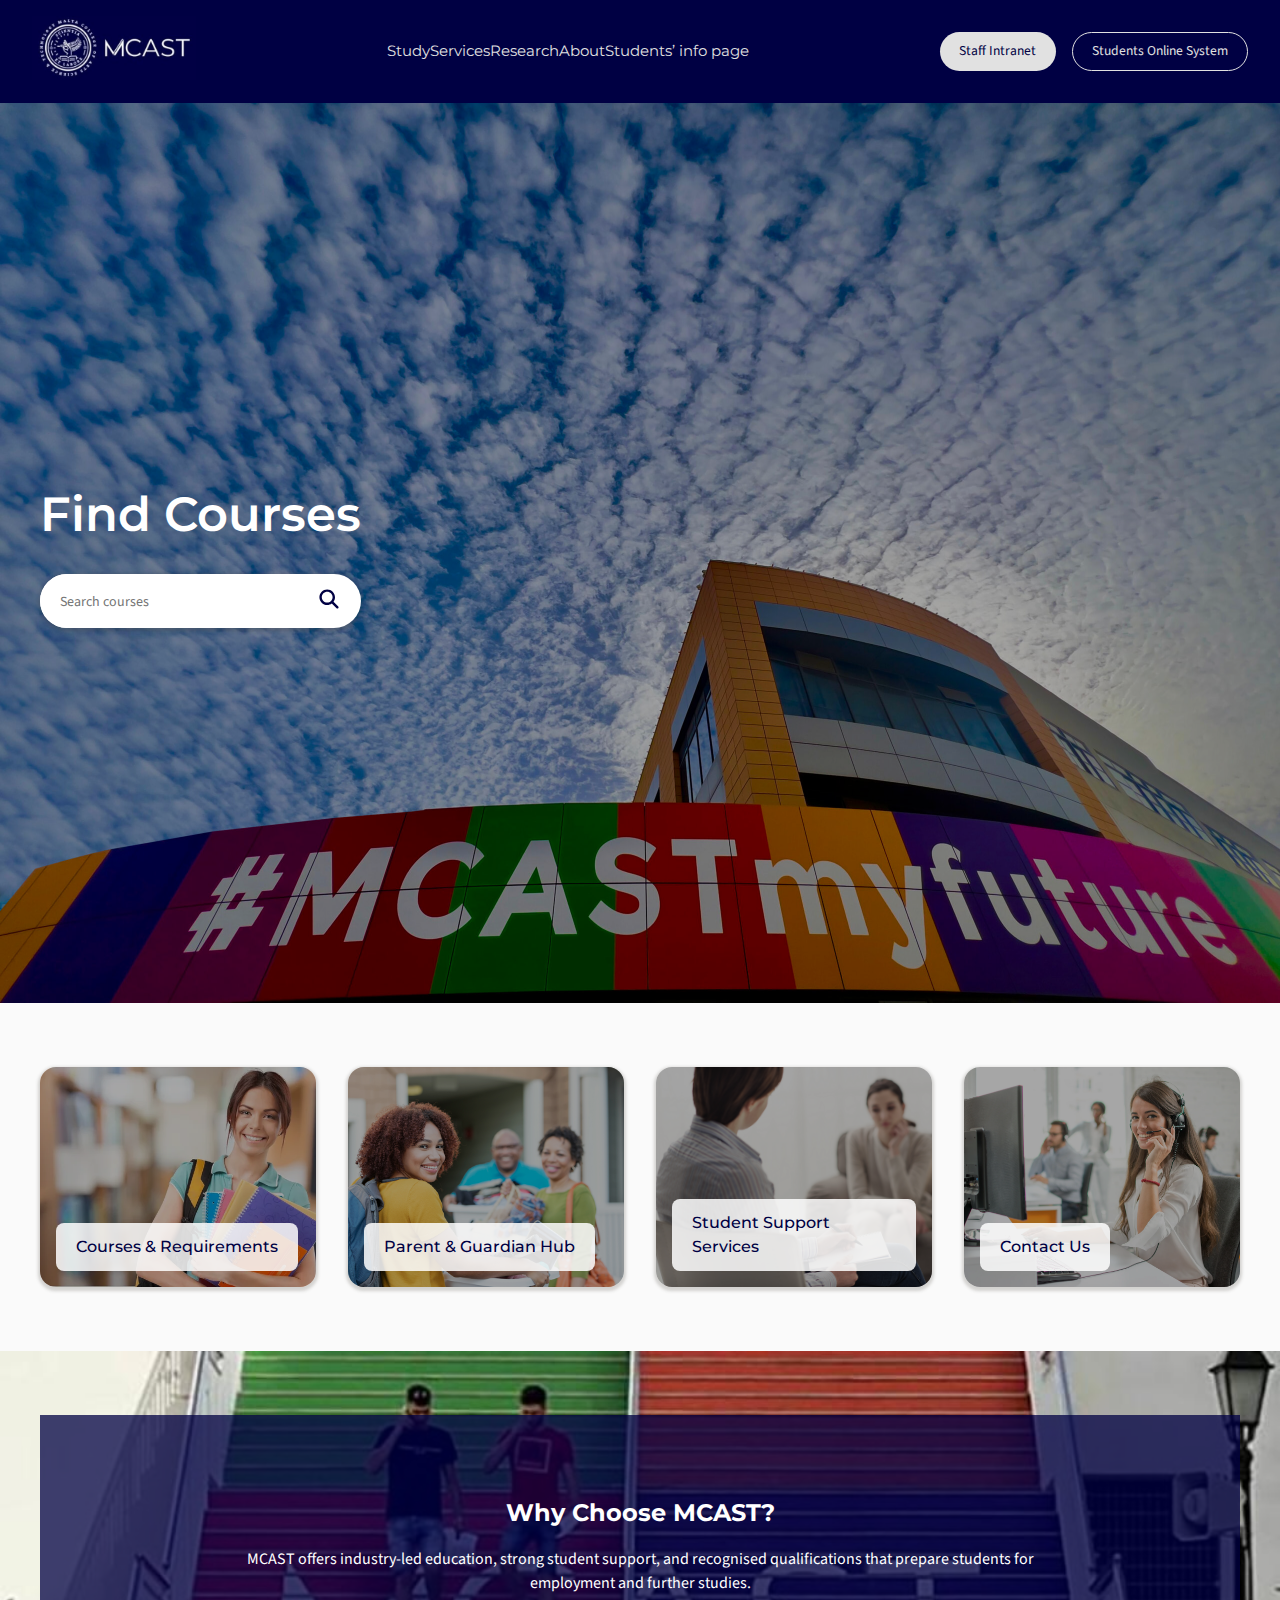
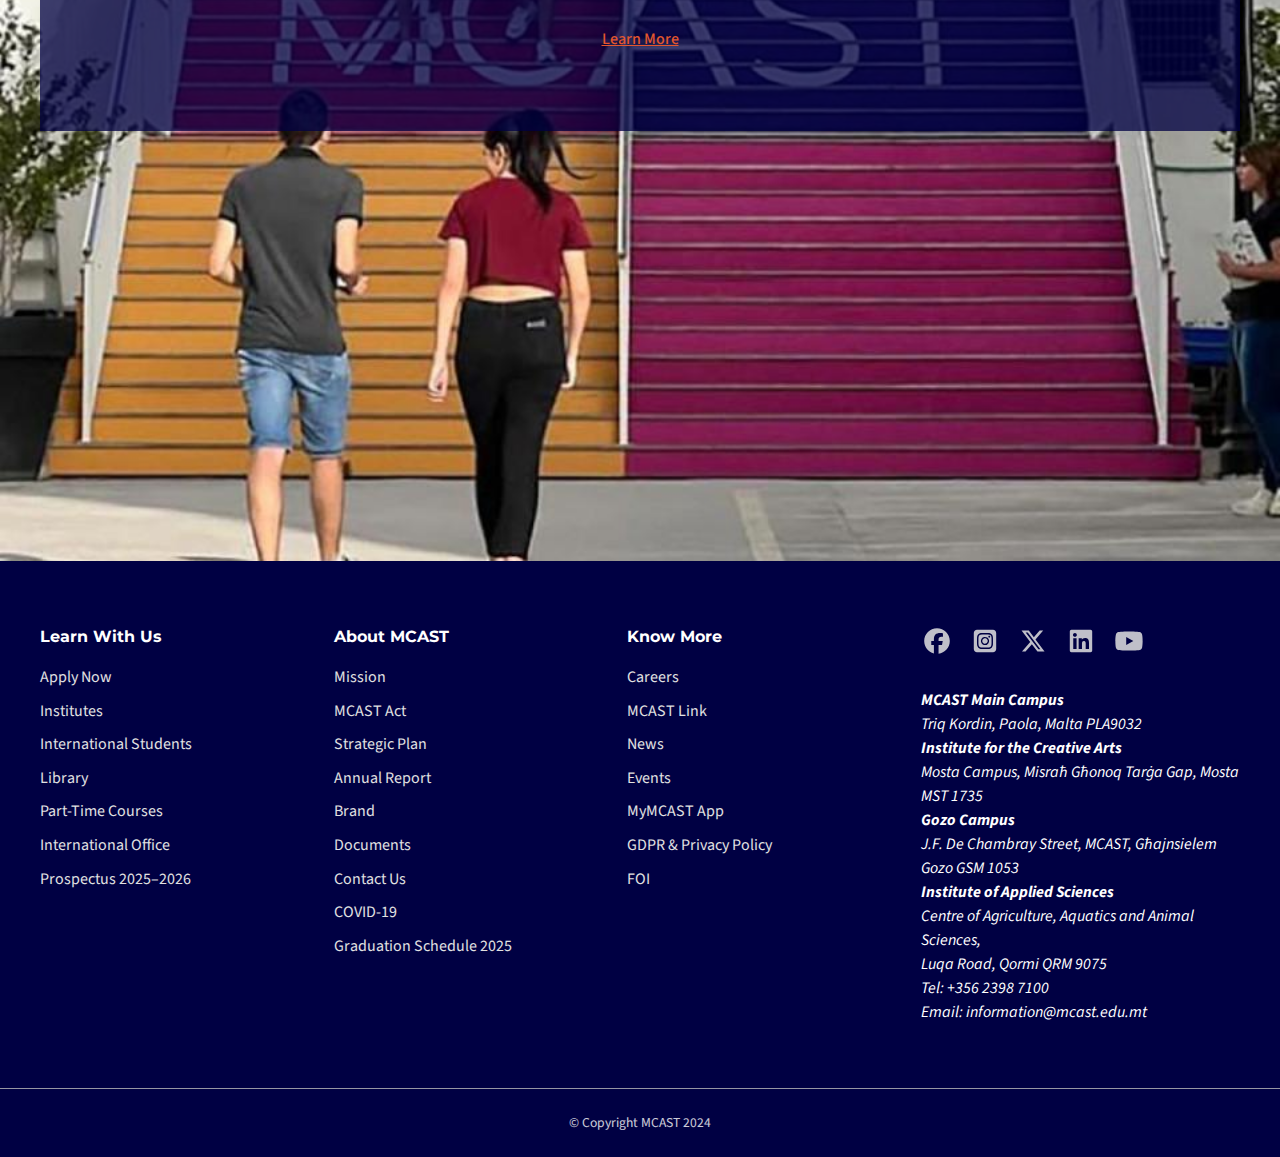
<file: index.html>
<!DOCTYPE html>
<html lang="en">
<head>
    <meta charset="UTF-8">
    <meta name="viewport" content="width=device-width, initial-scale=1.0">
    <title>Find Courses</title>
    
    <link rel="stylesheet" href="style.css">
</head>
<body>
    <header class="site-header">
        <div class="header-inner">
            
            <!-- Logo -->
            <a href="index.html" class="logo">
                <img src="assets/mcast-logo.jpg" alt="MCAST logo">
            </a>
            
            <!-- Main navigation -->
            <nav class="main-nav">
                <a href="#">Study</a>
                <a href="#">Services</a>
                <a href="#">Research</a>
                <a href="#">About</a>
                <a href="#">Students’ info page</a>
            </nav>
            
            <!-- Action buttons -->
            <div class="header-actions">
                <a href="#" class="btn btn-light">Staff Intranet</a>
                <a href="#" class="btn btn-outline">Students Online System</a>
            </div>
            
        </div>
    </header>
    
    
    <section class="hero">
        <div class="hero-content">
            <h1>Find Courses</h1>
            
            <form class="search-bar">
                <input 
                type="text" 
                placeholder="Search courses"
                aria-label="Search courses"
                >
                <button class="button" type="submit" aria-label="Search">
                    <img src="assets/icons/magnifying-glass-solid-full.svg" alt="search icon">
                </button>
            </form>
        </div>
    </section>
    
    <section class="quick-links">
        <div class="cards">
            
            <a href="courses.html" class="card">
                <img src="assets/courses&requirements.jpg" alt="">
                <span>Courses & Requirements</span>
            </a>
            
            <a href="parent-guardian.html" class="card">
                <img src="assets/parent-and-guardian-hub.jpg" alt="">
                <span>Parent & Guardian Hub</span>
            </a>
            
            <a href="student-support.html" class="card">
                <img src="assets/student-support-services.png" alt="">
                <span>Student Support Services</span>
            </a>
            
            <a href="contact.html" class="card">
                <img src="assets/contact-us.webp" alt="">
                <span>Contact Us</span>
            </a>
            
        </div>
    </section>
    
    <section class="why-mcast">
        <div class="why-overlay">
            <div class="why-content">
                <h2>Why Choose MCAST?</h2>
                <p>
                    MCAST offers industry-led education, strong student support,
                    and recognised qualifications that prepare students for
                    employment and further studies.
                </p>
                <a href="#" class="btn-primary">Learn More</a>
            </div>
            
        </div>
        
    </section>
    
    <footer class="site-footer">
        <div class="footer-container">
            
            
            <nav class="footer-links">
                <h4>Learn With Us</h4>
                <ul>
                    <li><a href="#">Apply Now</a></li>
                    <li><a href="#">Institutes</a></li>
                    <li><a href="#">International Students</a></li>
                    <li><a href="#">Library</a></li>
                    <li><a href="#">Part-Time Courses</a></li>
                    <li><a href="#">International Office</a></li>
                    <li><a href="#">Prospectus 2025–2026</a></li>
                </ul>
            </nav>
            
            <nav class="footer-links">
                <h4>About MCAST</h4>
                <ul>
                    <li><a href="#">Mission</a></li>
                    <li><a href="#">MCAST Act</a></li>
                    <li><a href="#">Strategic Plan</a></li>
                    <li><a href="#">Annual Report</a></li>
                    <li><a href="#">Brand</a></li>
                    <li><a href="#">Documents</a></li>
                    <li><a href="#">Contact Us</a></li>
                    <li><a href="#">COVID-19</a></li>
                    <li><a href="#">Graduation Schedule 2025</a></li>
                </ul>
            </nav>
            
            <nav class="footer-links">
                <h4>Know More</h4>
                <ul>
                    <li><a href="#">Careers</a></li>
                    <li><a href="#">MCAST Link</a></li>
                    <li><a href="#">News</a></li>
                    <li><a href="#">Events</a></li>
                    <li><a href="#">MyMCAST App</a></li>
                    <li><a href="#">GDPR & Privacy Policy</a></li>
                    <li><a href="#">FOI</a></li>
                </ul>
            </nav>
            
            <div>
                <div class="socials">
                    <a href="#" aria-label="Facebook">
                        <img src="assets/icons/facebook-brands-solid-full.svg" alt="Facebook">
                    </a>
                    
                    <a href="#" aria-label="Instagram">
                        <img src="assets/icons/square-instagram-brands-solid-full.svg" alt="Instagram">
                    </a>
                    
                    <a href="#" aria-label="X">
                        <img src="assets/icons/x-twitter-brands-solid-full.svg" alt="X">
                        
                    </a>
                    
                    <a href="#" aria-label="LinkedIn">
                        <img src="assets/icons/linkedin-brands-solid-full.svg" alt="LinkedIn">
                    </a>
                    
                    <a href="#" aria-label="YouTube">
                        <img src="assets/icons/youtube-brands-solid-full.svg" alt="YouTube">
                    </a>
                </div>
                
                
                
                <address>
                    <p><strong>MCAST Main Campus</strong><br>
                        Triq Kordin, Paola, Malta PLA9032
                    </p>
                    
                    <p><strong>Institute for the Creative Arts</strong><br>
                        Mosta Campus, Misraħ Għonoq Tarġa Gap, Mosta MST 1735
                    </p>
                    
                    <p><strong>Gozo Campus</strong><br>
                        J.F. De Chambray Street, MCAST, Għajnsielem Gozo GSM 1053
                    </p>
                    
                    <p><strong>Institute of Applied Sciences</strong><br>
                        Centre of Agriculture, Aquatics and Animal Sciences,<br>
                        Luqa Road, Qormi QRM 9075
                    </p>
                    
                    <p>
                        Tel: +356 2398 7100<br>
                        Email: information@mcast.edu.mt
                    </p>
                </address>
            </div>
        </div>
        
    </div>
    
    <div class="footer-bottom">
        <p>© Copyright MCAST 2024</p>
    </div>
</footer>




</body>
</html>
</file>
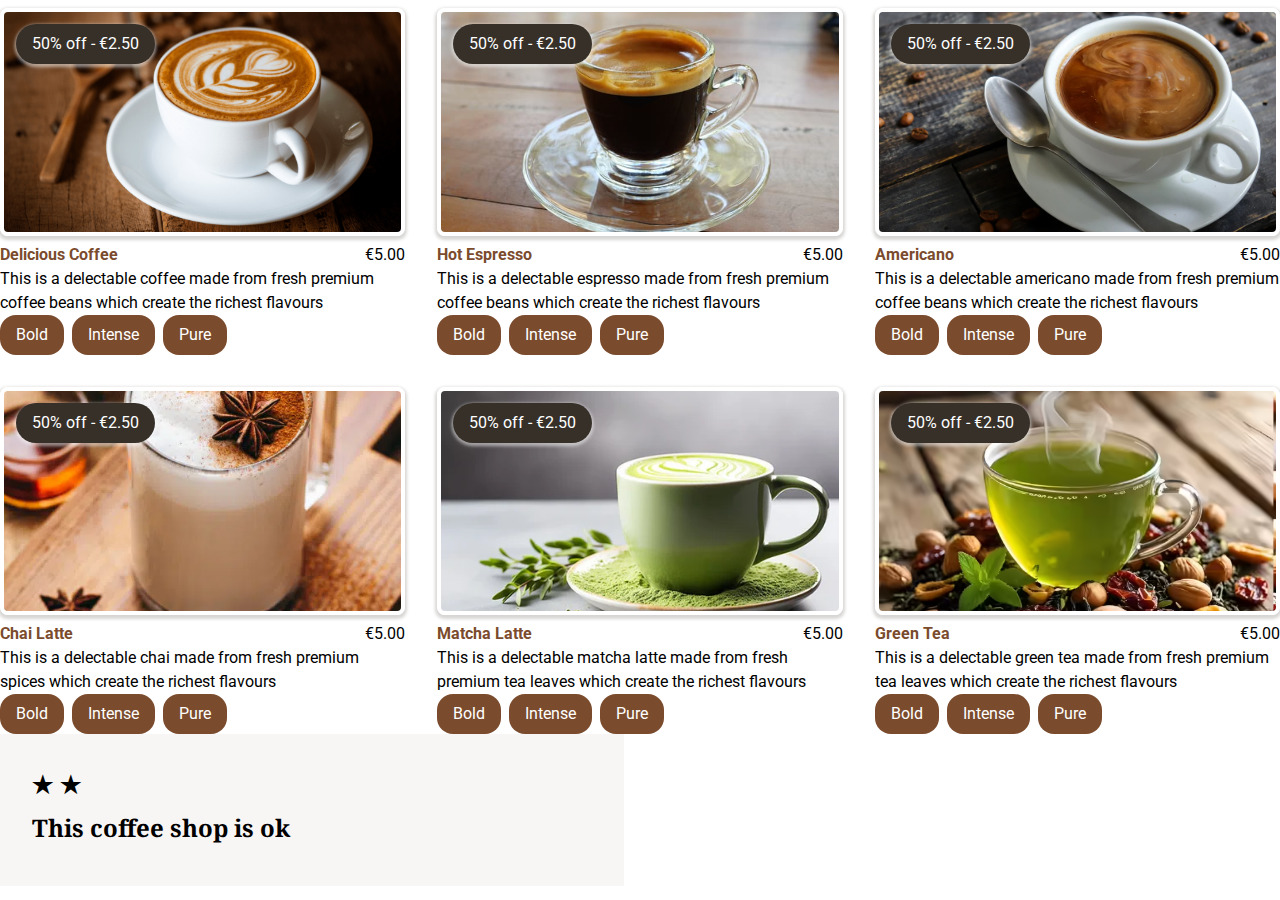
<file: coffee/index.html>
<!DOCTYPE html>
<html lang="en">
<head>
    <meta charset="UTF-8">
    <meta name="viewport" content="width=device-width, initial-scale=1.0">
    
    <link rel="stylesheet" href="style.css">
    
    <title>Coffee Shop</title>
</head>
<body>
    
    <main class="container">
        
        <section class="grid-3col gap-3">
            
            <!-- A Column -->
            <div class="col">
                <figure class="product-image">
                    <img src="assets/Cup-Of-Creamy-Coffee.png" alt="">
                    <figcaption class="product-tag">50% off - &euro;2.50</figcaption>
                </figure>
                
                <div class="d-flex flex-between">
                    <strong class="text-primary">Delicious Coffee</strong>
                    <span>&euro;5.00</span>
                </div>
                
                <p class="line-2">This is a delectable coffee made from fresh premium coffee beans which create the richest flavours </p>
                
                <div class="tags">
                    <a href="" class="tag-item">Bold</a>
                    <a href="" class="tag-item">Intense</a>
                    <a href="" class="tag-item">Pure</a>
                </div>
            </div>
            
              <div class="col">
                <figure class="product-image">
                    <img src="assets/Hot_Espresso_Coffee_in_a_transparent_glass_cup.jpg" alt="">
                    <figcaption class="product-tag">50% off - &euro;2.50</figcaption>
                </figure>
                
                <div class="d-flex flex-between">
                    <strong class="text-primary">Hot Espresso</strong>
                    <span>&euro;5.00</span>
                </div>
                
                <p class="line-2">This is a delectable espresso made from fresh premium coffee beans which create the richest flavours </p>
                
                <div class="tags">
                    <a href="" class="tag-item">Bold</a>
                    <a href="" class="tag-item">Intense</a>
                    <a href="" class="tag-item">Pure</a>
                </div>
            </div>

             <div class="col">
                <figure class="product-image">
                    <img src="assets/Americano.webp" alt="">
                    <figcaption class="product-tag">50% off - &euro;2.50</figcaption>
                </figure>
                
                <div class="d-flex flex-between">
                    <strong class="text-primary">Americano</strong>
                    <span>&euro;5.00</span>
                </div>
                
                <p class="line-2">This is a delectable americano made from fresh premium coffee beans which create the richest flavours </p>
                
                <div class="tags">
                    <a href="" class="tag-item">Bold</a>
                    <a href="" class="tag-item">Intense</a>
                    <a href="" class="tag-item">Pure</a>
                </div>
            </div>

            <div class="col">
                <figure class="product-image">
                    <img src="assets/Chai-latte-recette-facile-Lilie-Bakery-500x500.webp" alt="">
                    <figcaption class="product-tag">50% off - &euro;2.50</figcaption>
                </figure>
                
                <div class="d-flex flex-between">
                    <strong class="text-primary">Chai Latte</strong>
                    <span>&euro;5.00</span>
                </div>
                
                <p class="line-2">This is a delectable chai made from fresh premium spices which create the richest flavours </p>
                
                <div class="tags">
                    <a href="" class="tag-item">Bold</a>
                    <a href="" class="tag-item">Intense</a>
                    <a href="" class="tag-item">Pure</a>
                </div>
            </div>

            <div class="col">
                <figure class="product-image">
                    <img src="assets/Macha_latte-1_480x480.webp" alt="">
                    <figcaption class="product-tag">50% off - &euro;2.50</figcaption>
                </figure>
                
                <div class="d-flex flex-between">
                    <strong class="text-primary">Matcha Latte</strong>
                    <span>&euro;5.00</span>
                </div>
                
                <p class="line-2">This is a delectable matcha latte made from fresh premium tea leaves which create the richest flavours </p>
                
                <div class="tags">
                    <a href="" class="tag-item">Bold</a>
                    <a href="" class="tag-item">Intense</a>
                    <a href="" class="tag-item">Pure</a>
                </div>
            </div>

                <div class="col">
                <figure class="product-image">
                    <img src="assets/green-tea.avif" alt="">
                    <figcaption class="product-tag">50% off - &euro;2.50</figcaption>
                </figure>
                
                <div class="d-flex flex-between">
                    <strong class="text-primary">Green Tea</strong>
                    <span>&euro;5.00</span>
                </div>
                
                <p class="line-2">This is a delectable green tea made from fresh premium tea leaves which create the richest flavours </p>
                
                <div class="tags">
                    <a href="" class="tag-item">Bold</a>
                    <a href="" class="tag-item">Intense</a>
                    <a href="" class="tag-item">Pure</a>
                </div>
            </div>
        </section>

        <section class="grid-2col gap-3">

            <div class="bg-muted p-3">
                <h2>
                    &#9733;
                    &#9733;
                </h2>

                <h2>
                    This coffee shop is ok
                </h2>
            </div>

        </section>

        
    </main>
    
</body>
</html>
</file>
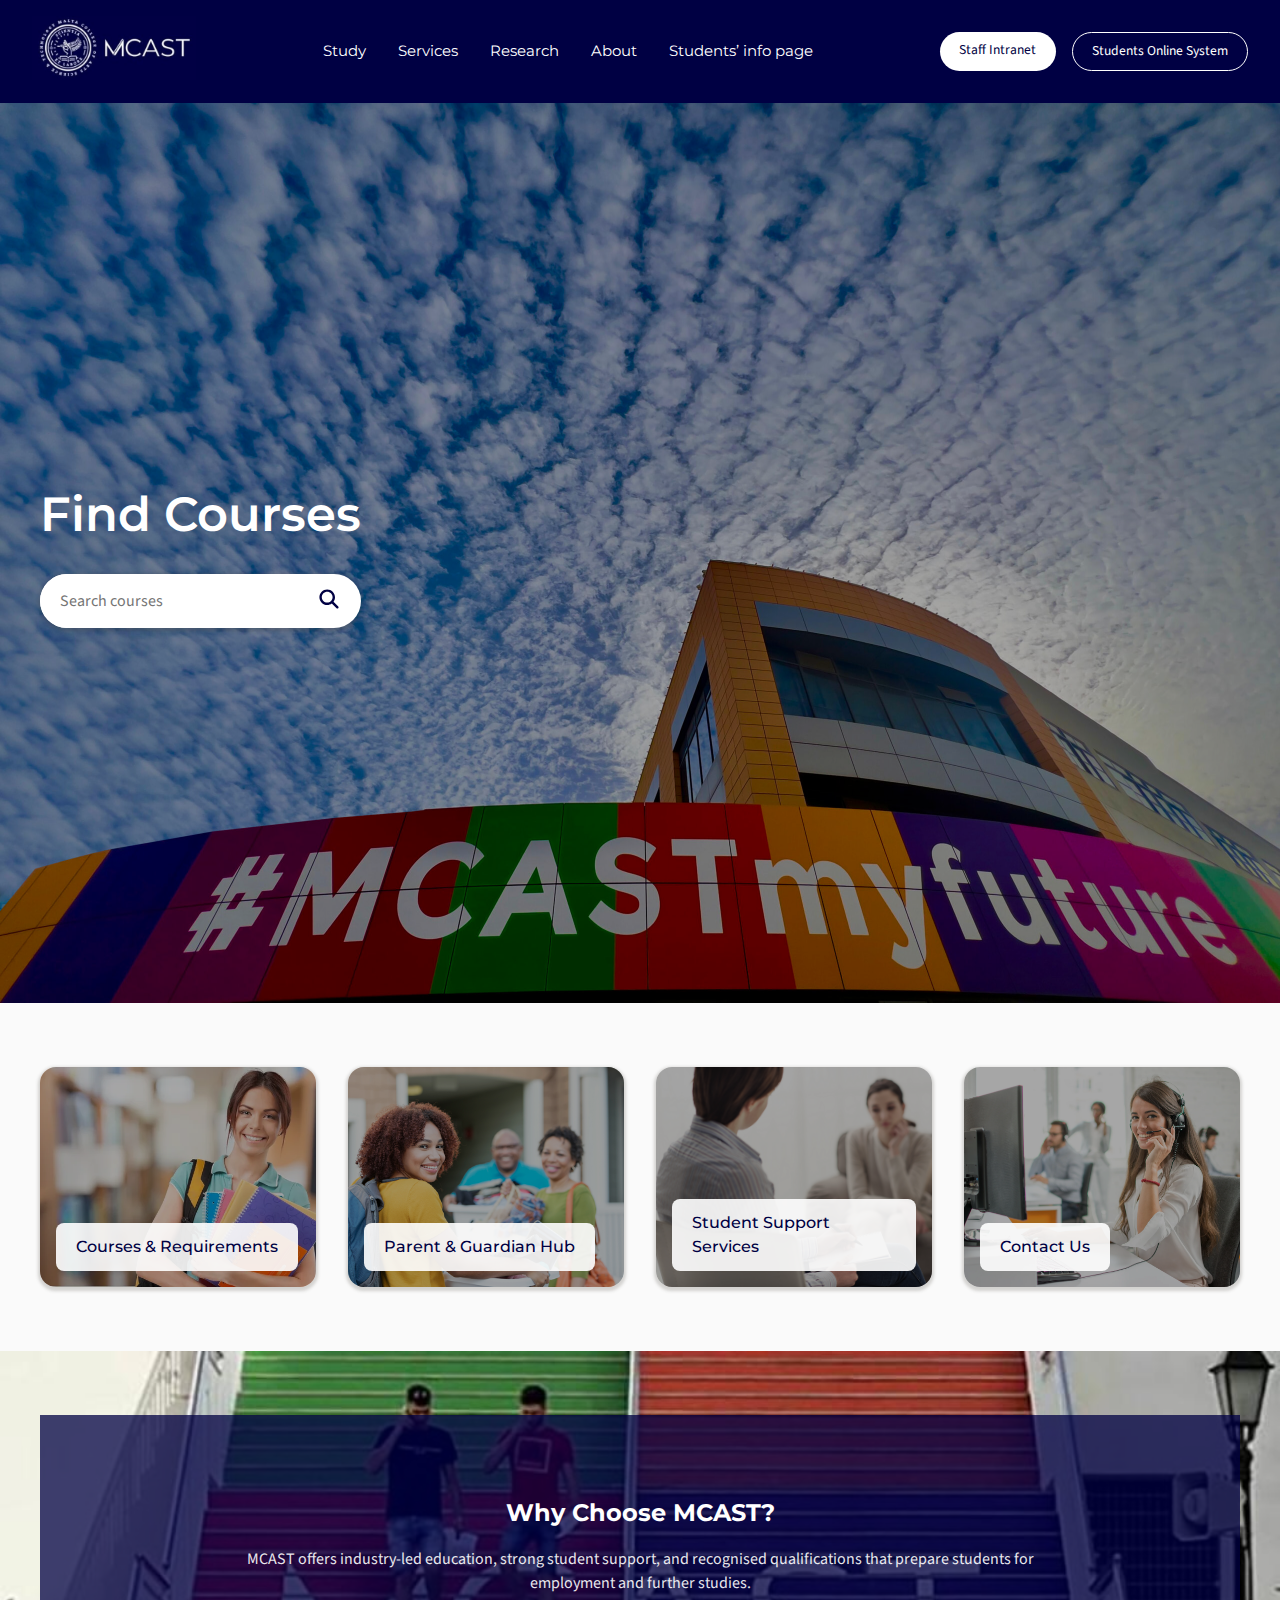
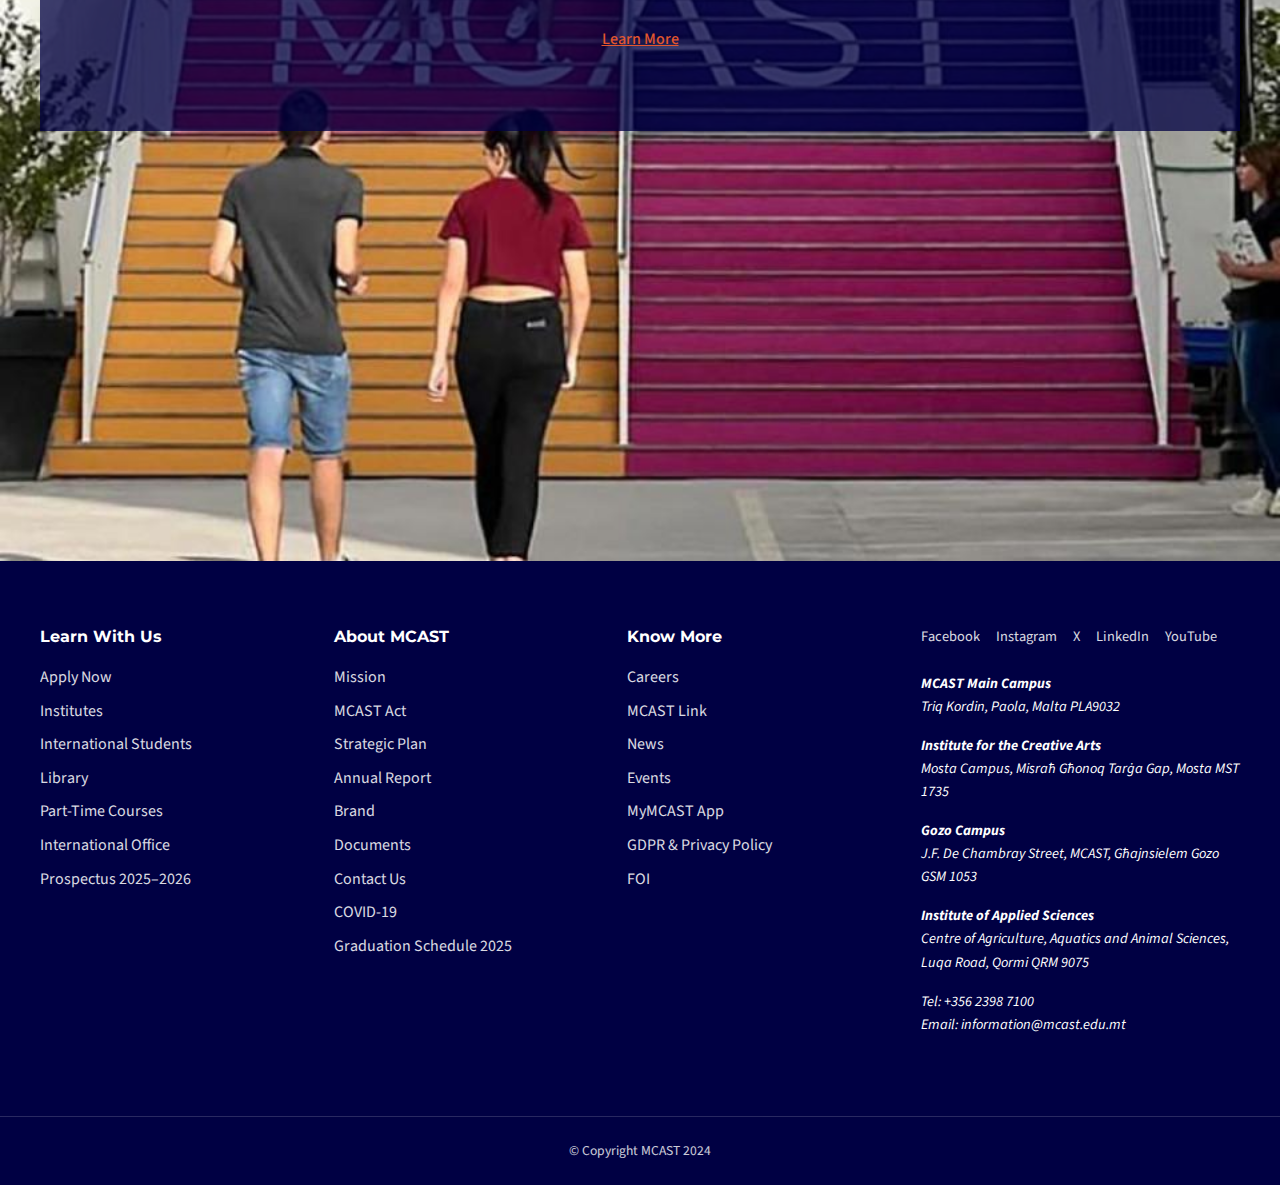
<file: mcast-website/index.html>
<!DOCTYPE html>
<html lang="en">
<head>
    <meta charset="UTF-8">
    <meta name="viewport" content="width=device-width, initial-scale=1.0">
    <title>Find Courses</title>

    <link rel="stylesheet" href="style.css">
</head>
<body>
<header class="site-header">
    <div class="header-inner">

        <!-- Logo -->
        <div class="logo">
            <img src="assets/mcast-logo.jpg" alt="MCAST logo">
        </div>

        <!-- Main navigation -->
        <nav class="main-nav">
            <a href="#">Study</a>
            <a href="#">Services</a>
            <a href="#">Research</a>
            <a href="#">About</a>
            <a href="#">Students’ info page</a>
        </nav>

        <!-- Action buttons -->
        <div class="header-actions">
            <a href="#" class="btn btn-light">Staff Intranet</a>
            <a href="#" class="btn btn-outline">Students Online System</a>
        </div>

    </div>
</header>


<section class="hero">
    <div class="hero-content">
        <h1>Find Courses</h1>

        <form class="search-bar">
            <input 
                type="text" 
                placeholder="Search courses"
                aria-label="Search courses"
            >
            <button class="button" type="submit" aria-label="Search">
            <img src="assets/magnifying-glass-solid-full.svg" alt="search icon">
            </button>
        </form>
    </div>
</section>

<section class="quick-links">
    <div class="cards">

        <a href="#" class="card">
            <img src="assets/courses&requirements.jpg" alt="">
            <span>Courses & Requirements</span>
        </a>

        <a href="#" class="card">
            <img src="assets/parent-and-guardian-hub.jpg" alt="">
            <span>Parent & Guardian Hub</span>
        </a>

        <a href="#" class="card">
            <img src="assets/student-support-services.png" alt="">
            <span>Student Support Services</span>
        </a>

        <a href="#" class="card">
            <img src="assets/contact-us.webp" alt="">
            <span>Contact Us</span>
        </a>

    </div>
</section>

<section class="why-mcast">
    <div class="why-overlay">
        <div class="why-content">
            <h2>Why Choose MCAST?</h2>
            <p>
                MCAST offers industry-led education, strong student support,
                and recognised qualifications that prepare students for
                employment and further studies.
            </p>
            <a href="#" class="btn-primary">Learn More</a>
        </div>
    </div>
</section>

<footer class="site-footer">
    <div class="footer-container">
 

        <nav class="footer-links">
            <h4>Learn With Us</h4>
            <ul>
                <li><a href="#">Apply Now</a></li>
                <li><a href="#">Institutes</a></li>
                <li><a href="#">International Students</a></li>
                <li><a href="#">Library</a></li>
                <li><a href="#">Part-Time Courses</a></li>
                <li><a href="#">International Office</a></li>
                <li><a href="#">Prospectus 2025–2026</a></li>
            </ul>
        </nav>

        <nav class="footer-links">
            <h4>About MCAST</h4>
            <ul>
                <li><a href="#">Mission</a></li>
                <li><a href="#">MCAST Act</a></li>
                <li><a href="#">Strategic Plan</a></li>
                <li><a href="#">Annual Report</a></li>
                <li><a href="#">Brand</a></li>
                <li><a href="#">Documents</a></li>
                <li><a href="#">Contact Us</a></li>
                <li><a href="#">COVID-19</a></li>
                <li><a href="#">Graduation Schedule 2025</a></li>
            </ul>
        </nav>

         <nav class="footer-links">
            <h4>Know More</h4>
            <ul>
                <li><a href="#">Careers</a></li>
                <li><a href="#">MCAST Link</a></li>
                <li><a href="#">News</a></li>
                <li><a href="#">Events</a></li>
                <li><a href="#">MyMCAST App</a></li>
                <li><a href="#">GDPR & Privacy Policy</a></li>
                <li><a href="#">FOI</a></li>
            </ul>
        </nav>

                <div class="footer-contact">
            <div class="socials">
                <a href="#">Facebook</a>
                <a href="#">Instagram</a>
                <a href="#">X</a>
                <a href="#">LinkedIn</a>
                <a href="#">YouTube</a>
            </div>

            <address>
                <p><strong>MCAST Main Campus</strong><br>
                Triq Kordin, Paola, Malta PLA9032</p>

                <p><strong>Institute for the Creative Arts</strong><br>
                Mosta Campus, Misraħ Għonoq Tarġa Gap, Mosta MST 1735</p>

                <p><strong>Gozo Campus</strong><br>
                J.F. De Chambray Street, MCAST, Għajnsielem Gozo GSM 1053</p>

                <p><strong>Institute of Applied Sciences</strong><br>
                Centre of Agriculture, Aquatics and Animal Sciences,<br>
                Luqa Road, Qormi QRM 9075</p>

                <p>
                    Tel: +356 2398 7100<br>
                    Email: information@mcast.edu.mt
                </p>
            </address>
        </div>

    </div>

    <div class="footer-bottom">
        <p>© Copyright MCAST 2024</p>
    </div>
</footer>


</body>
</html>
</file>
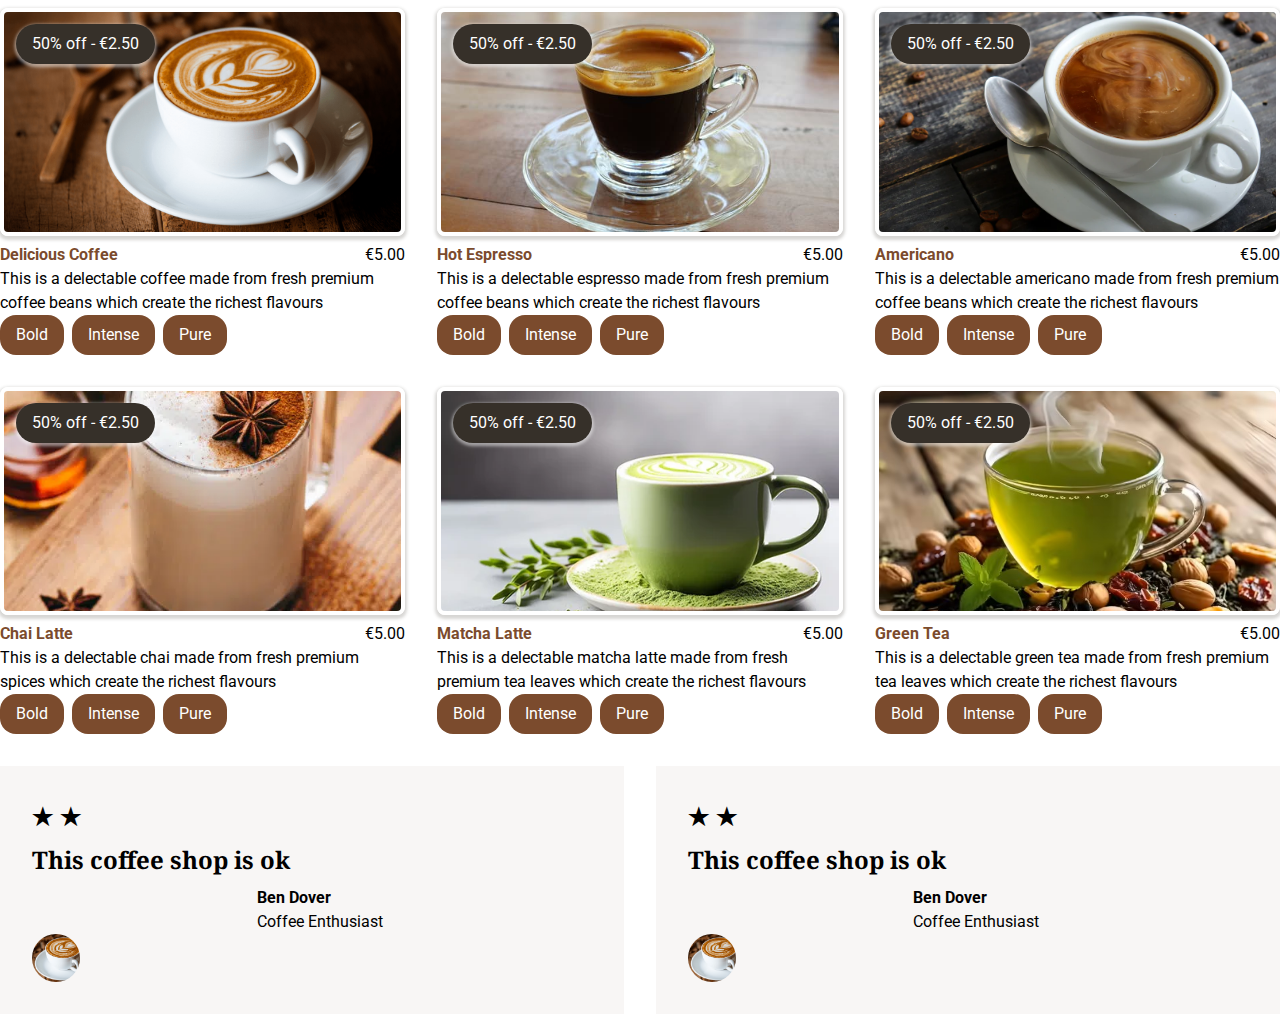
<file: class-examples/coffee/index.html>
<!DOCTYPE html>
<html lang="en">
<head>
    <meta charset="UTF-8">
    <meta name="viewport" content="width=device-width, initial-scale=1.0">
    
    <link rel="stylesheet" href="style.css">
    
    <title>Coffee Shop</title>
</head>
<body>
    
    <main class="container">
        
        <section class="grid-3col sm-grid-1col gap-3">
            
            <!-- A Column -->
            <div class="col">
                <figure class="product-image">
                    <img src="assets/Cup-Of-Creamy-Coffee.png" alt="">
                    <figcaption class="product-tag">50% off - &euro;2.50</figcaption>
                </figure>
                
                <div class="d-flex flex-between">
                    <strong class="text-primary">Delicious Coffee</strong>
                    <span>&euro;5.00</span>
                </div>
                
                <p class="line-2">This is a delectable coffee made from fresh premium coffee beans which create the richest flavours </p>
                
                <div class="tags">
                    <a href="" class="tag-item">Bold</a>
                    <a href="" class="tag-item">Intense</a>
                    <a href="" class="tag-item">Pure</a>
                </div>
            </div>
            
            <div class="col">
                <figure class="product-image">
                    <img src="assets/Hot_Espresso_Coffee_in_a_transparent_glass_cup.jpg" alt="">
                    <figcaption class="product-tag">50% off - &euro;2.50</figcaption>
                </figure>
                
                <div class="d-flex flex-between">
                    <strong class="text-primary">Hot Espresso</strong>
                    <span>&euro;5.00</span>
                </div>
                
                <p class="line-2">This is a delectable espresso made from fresh premium coffee beans which create the richest flavours </p>
                
                <div class="tags">
                    <a href="" class="tag-item">Bold</a>
                    <a href="" class="tag-item">Intense</a>
                    <a href="" class="tag-item">Pure</a>
                </div>
            </div>
            
            <div class="col">
                <figure class="product-image">
                    <img src="assets/Americano.webp" alt="">
                    <figcaption class="product-tag">50% off - &euro;2.50</figcaption>
                </figure>
                
                <div class="d-flex flex-between">
                    <strong class="text-primary">Americano</strong>
                    <span>&euro;5.00</span>
                </div>
                
                <p class="line-2">This is a delectable americano made from fresh premium coffee beans which create the richest flavours </p>
                
                <div class="tags">
                    <a href="" class="tag-item">Bold</a>
                    <a href="" class="tag-item">Intense</a>
                    <a href="" class="tag-item">Pure</a>
                </div>
            </div>
            
            <div class="col">
                <figure class="product-image">
                    <img src="assets/Chai-latte-recette-facile-Lilie-Bakery-500x500.webp" alt="">
                    <figcaption class="product-tag">50% off - &euro;2.50</figcaption>
                </figure>
                
                <div class="d-flex flex-between">
                    <strong class="text-primary">Chai Latte</strong>
                    <span>&euro;5.00</span>
                </div>
                
                <p class="line-2">This is a delectable chai made from fresh premium spices which create the richest flavours </p>
                
                <div class="tags">
                    <a href="" class="tag-item">Bold</a>
                    <a href="" class="tag-item">Intense</a>
                    <a href="" class="tag-item">Pure</a>
                </div>
            </div>
            
            <div class="col">
                <figure class="product-image">
                    <img src="assets/Macha_latte-1_480x480.webp" alt="">
                    <figcaption class="product-tag">50% off - &euro;2.50</figcaption>
                </figure>
                
                <div class="d-flex flex-between">
                    <strong class="text-primary">Matcha Latte</strong>
                    <span>&euro;5.00</span>
                </div>
                
                <p class="line-2">This is a delectable matcha latte made from fresh premium tea leaves which create the richest flavours </p>
                
                <div class="tags">
                    <a href="" class="tag-item">Bold</a>
                    <a href="" class="tag-item">Intense</a>
                    <a href="" class="tag-item">Pure</a>
                </div>
            </div>
            
            <div class="col">
                <figure class="product-image">
                    <img src="assets/green-tea.jpg" alt="">
                    <figcaption class="product-tag">50% off - &euro;2.50</figcaption>
                </figure>
                
                <div class="d-flex flex-between">
                    <strong class="text-primary">Green Tea</strong>
                    <span>&euro;5.00</span>
                </div>
                
                <p class="line-2">This is a delectable green tea made from fresh premium tea leaves which create the richest flavours </p>
                
                <div class="tags">
                    <a href="" class="tag-item">Bold</a>
                    <a href="" class="tag-item">Intense</a>
                    <a href="" class="tag-item">Pure</a>
                </div>
            </div>
        </section>
        
        <div class="m-3"></div>
        
        <section class="grid-2col sm-grid-1col gap-3">
            
            <div class="bg-muted p-3">
                <h2>
                    &starf;
                    &starf;
                </h2>
                
                <h2>
                    This coffee shop is ok
                </h2>
                
                <div class="profile">
                    <img src="assets/Cup-Of-Creamy-Coffee.png" alt="">
                    <strong class="name">Ben Dover</strong>
                    <span class="job-title">Coffee Enthusiast</span>
                    
                </div>
            </div>
            
            <div class="bg-muted p-3">
                <h2>
                    &starf;
                    &starf;
                </h2>
                
                <h2>
                    This coffee shop is ok
                </h2>
                
                <div class="profile">
                    <img src="assets/Cup-Of-Creamy-Coffee.png" alt="">
                    <strong class="name">Ben Dover</strong>
                    <span class="job-title">Coffee Enthusiast</span>
                    
                </div>
            </div>
            
            
        </section>
        
        
    </main>
    
</body>
</html>
</file>
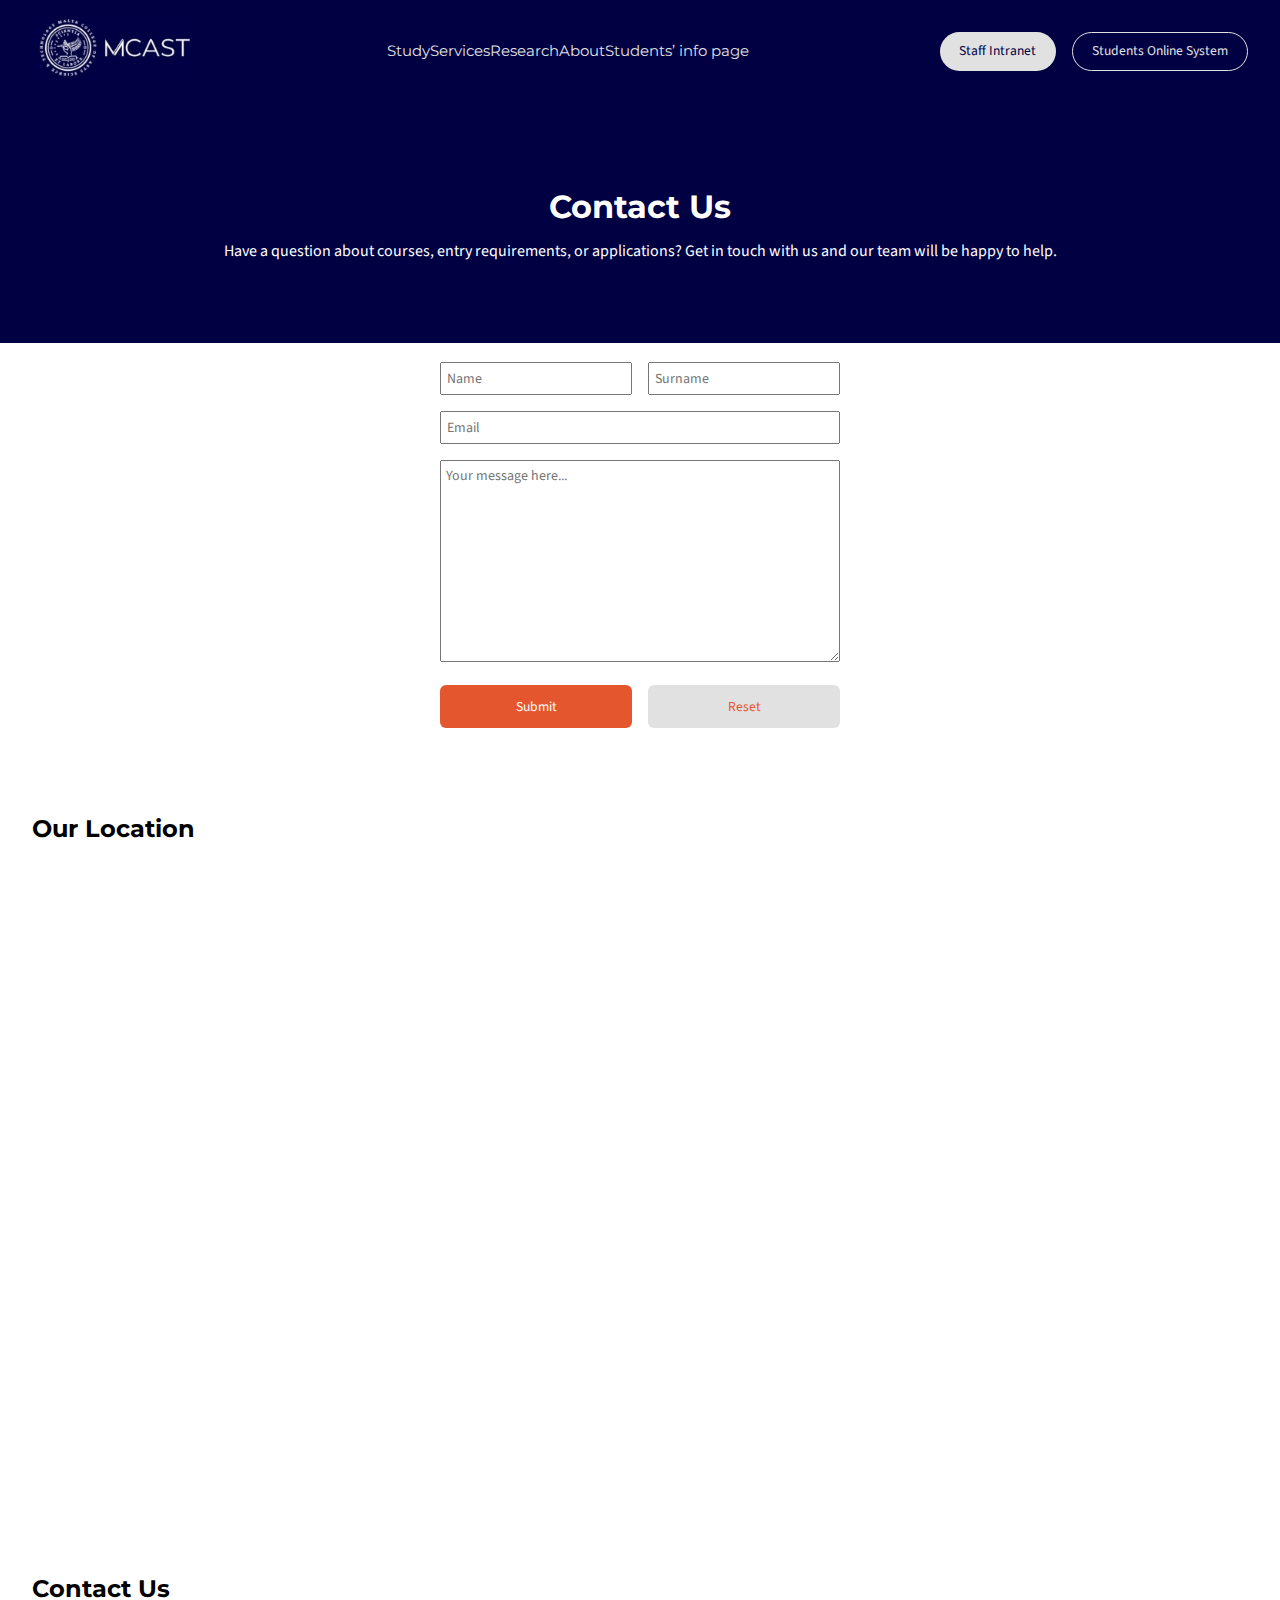
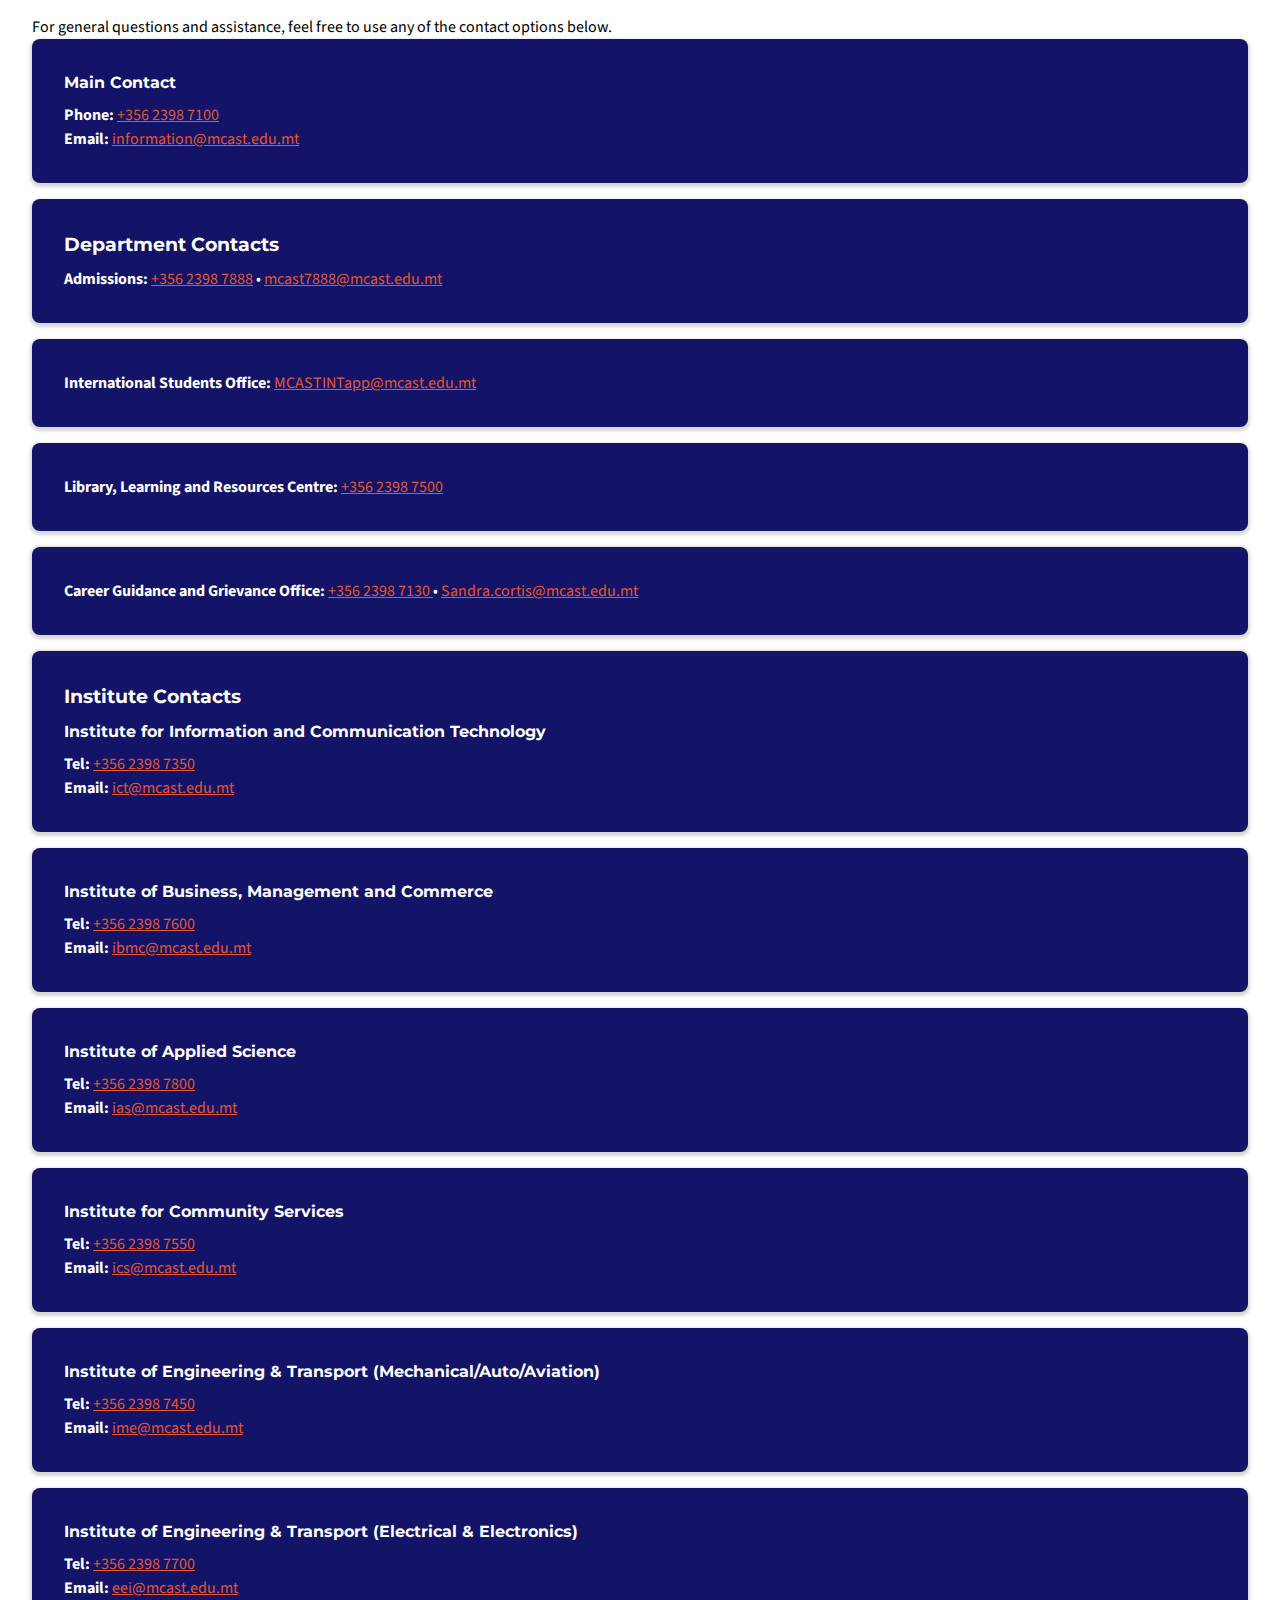
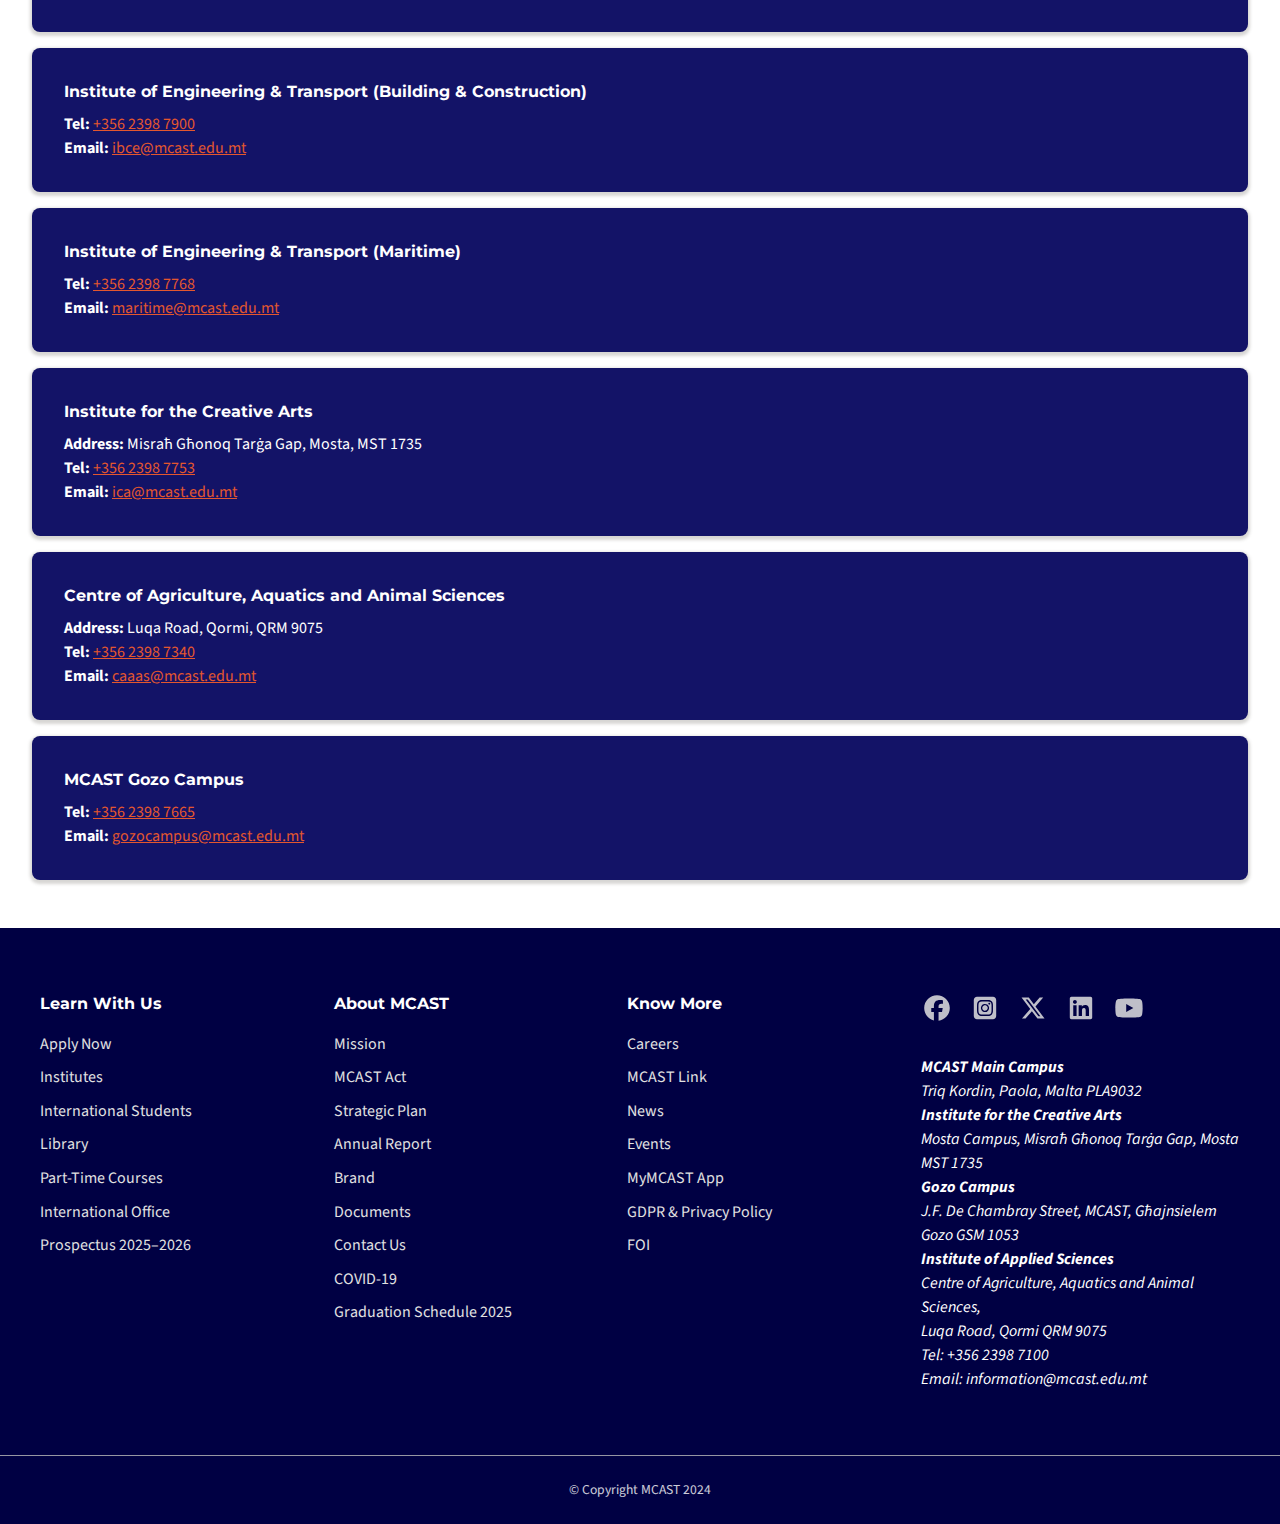
<file: contact.html>
<!DOCTYPE html>
<html lang="en">
<head>
    <meta charset="UTF-8">
    <meta name="viewport" content="width=device-width, initial-scale=1.0">
    <title>Contact Us</title>
    <link rel="stylesheet" href="style.css">
</head>
<body>
    
<header class="site-header">
    <div class="header-inner">

        <!-- Logo -->
        <a href="index.html" class="logo">
                <img src="assets/mcast-logo.jpg" alt="MCAST logo">
        </a>
            

        <!-- Main navigation -->
        <nav class="main-nav">
            <a href="#">Study</a>
            <a href="#">Services</a>
            <a href="#">Research</a>
            <a href="#">About</a>
            <a href="#">Students’ info page</a>
        </nav>

        <!-- Action buttons -->
        <div class="header-actions">
            <a href="#" class="btn btn-light">Staff Intranet</a>
            <a href="#" class="btn btn-outline">Students Online System</a>
        </div>

    </div>
</header>
   
<section class="page-hero">
    <h1>Contact Us</h1>
    <p> Have a question about courses, entry requirements, or applications?
  Get in touch with us and our team will be happy to help.</p>
</section>

<section class="form-wrapper">
    <form action="mailto:information@mcast.edu.mt" method="post" enctype="text/plain" class="contact-form">
        <div class="name-wrapper">
            <input type="text" name="name" id="input-name" placeholder="Name" required minlength="4">
            <input type="text" name="surname" id="input-surname" placeholder="Surname" required minlength="4">
        </div>

        <div class="email-wrapper">
            <input type="email" name="email" id="input-email" placeholder="Email" required>
            
        </div>

        <div class="text-area-wrapper">
            <textarea name="message" id="input-message" placeholder="Your message here..." cols="30"
            rows="10"
            required
            minlength="20"></textarea>
        </div>
        
        <div class="button-wrapper">
        <button type="submit" class="btn btn-submit">Submit</button>
        <button type="reset" class="btn btn-reset">Reset</button>
        </div>   

    </form>
</section>

<section class="map-section">
  <h2>Our Location</h2>

  <div class="map-container">
    <iframe
      src="https://www.google.com/maps?q=MCAST%20Malta&output=embed"
      loading="lazy"
      referrerpolicy="no-referrer-when-downgrade"
      allowfullscreen>
    </iframe>
  </div>
</section>


<section class="contact-info">
  <h2>Contact Us</h2>
  <p>For general questions and assistance, feel free to use any of the contact options below.</p> 
  <ul class="contact-list">
    <li> <!-- use this -->
        <h4>Main Contact</h4>
        <p>
            <strong>Phone:</strong> <a href="tel:+356 2398 7100">+356 2398 7100</a><br>
            <strong>Email: </strong><a href="mailto:information@mcast.edu.mt">information@mcast.edu.mt</a>
        </p>
    </li>
    <li>
        <h3>Department Contacts</h3>
        <p>
            <strong>Admissions:</strong> <a href="tel:+356 2398 7888">+356 2398 7888</a> • 
            <a href="mailto:mcast7888@mcast.edu.mt">mcast7888@mcast.edu.mt</a> 
        </p>
    </li>
    <li>
        <strong>International Students Office:</strong> <a href="mailto:MCASTINTapp@mcast.edu.mt">MCASTINTapp@mcast.edu.mt</a> 
    </li>
    <li>
       <strong>Library, Learning and Resources Centre:</strong> <a href="tel:+356 2398 7500">+356 2398 7500</a>
    </li>
    <li>
        <strong>Career Guidance and Grievance Office:</strong> <a href="tel:+356 2398 7130">+356 2398 7130 </a>• 
        <a href="mailto:Sandra.cortis@mcast.edu.mt">Sandra.cortis@mcast.edu.mt</a>

    </li>

    
  </ul>
  

    <ul class="contact-list">
        <li>
            <h3>Institute Contacts</h3>
            <h4>Institute for Information and Communication Technology</h4>
            <p>
                <strong>Tel:</strong> <a href="tel:+35623987350">+356 2398 7350</a><br>
                <strong>Email:</strong> <a href="mailto:ict@mcast.edu.mt">ict@mcast.edu.mt</a>
            </p>
        </li>
        <li>
            <h4>Institute of Business, Management and Commerce</h4>
            <p>
                <strong>Tel:</strong> <a href="tel:+35623987600">+356 2398 7600</a><br>
                <strong>Email:</strong> <a href="mailto:ibmc@mcast.edu.mt">ibmc@mcast.edu.mt</a>
            </p>
        </li>
        <li>
            <h4>Institute of Applied Science</h4>
            <p>
                <strong>Tel:</strong> <a href="tel:+35623987800">+356 2398 7800</a><br>
                <strong>Email:</strong> <a href="mailto:ias@mcast.edu.mt">ias@mcast.edu.mt</a>
            </p>
        </li>
        <li>
            <h4>Institute for Community Services</h4>
            <p>
                <strong>Tel:</strong> <a href="tel:+35623987550">+356 2398 7550</a><br>
                <strong>Email:</strong> <a href="mailto:ics@mcast.edu.mt">ics@mcast.edu.mt</a>
            </p>
        </li>
        <li>
            <h4>Institute of Engineering &amp; Transport (Mechanical/Auto/Aviation)</h4>
            <p>
                <strong>Tel:</strong> <a href="tel:+35623987450">+356 2398 7450</a><br>
                <strong>Email:</strong> <a href="mailto:ime@mcast.edu.mt">ime@mcast.edu.mt</a>
            </p>
        </li>
        <li>
            <h4>Institute of Engineering &amp; Transport (Electrical &amp; Electronics)</h4>
            <p>
                <strong>Tel:</strong> <a href="tel:+35623987700">+356 2398 7700</a><br>
                <strong>Email:</strong> <a href="mailto:eei@mcast.edu.mt">eei@mcast.edu.mt</a>
            </p>
        </li>
        <li>
            <h4>Institute of Engineering &amp; Transport (Building &amp; Construction)</h4>
            <p>
                <strong>Tel:</strong> <a href="tel:+35623987900">+356 2398 7900</a><br>
                <strong>Email:</strong> <a href="mailto:ibce@mcast.edu.mt">ibce@mcast.edu.mt</a>
            </p>
        </li>
        <li>
            <h4>Institute of Engineering &amp; Transport (Maritime)</h4>
            <p>
                <strong>Tel:</strong> <a href="tel:+35623987768">+356 2398 7768</a><br>
                <strong>Email:</strong> <a href="mailto:maritime@mcast.edu.mt">maritime@mcast.edu.mt</a>
            </p>
        </li>
        <li>
            <h4>Institute for the Creative Arts</h4>
            <p>
                <strong>Address:</strong> Misraħ Għonoq Tarġa Gap, Mosta, MST 1735<br>
                <strong>Tel:</strong> <a href="tel:+35623987753">+356 2398 7753</a><br>
                <strong>Email:</strong> <a href="mailto:ica@mcast.edu.mt">ica@mcast.edu.mt</a>
            </p>
        </li>
        <li>
            <h4>Centre of Agriculture, Aquatics and Animal Sciences</h4>
            <p>
                <strong>Address:</strong> Luqa Road, Qormi, QRM 9075<br>
                <strong>Tel:</strong> <a href="tel:+35623987340">+356 2398 7340</a><br>
                <strong>Email:</strong> <a href="mailto:caaas@mcast.edu.mt">caaas@mcast.edu.mt</a>
            </p>
        </li>
        <li>
            <h4>MCAST Gozo Campus</h4>
            <p>
                <strong>Tel:</strong> <a href="tel:+35623987665">+356 2398 7665</a><br>
                <strong>Email:</strong> <a href="mailto:gozocampus@mcast.edu.mt">gozocampus@mcast.edu.mt</a>
            </p>
        </li>
    </ul>
</section>


    <footer class="site-footer">
        <div class="footer-container">
            
            
            <nav class="footer-links">
                <h4>Learn With Us</h4>
                <ul>
                    <li><a href="#">Apply Now</a></li>
                    <li><a href="#">Institutes</a></li>
                    <li><a href="#">International Students</a></li>
                    <li><a href="#">Library</a></li>
                    <li><a href="#">Part-Time Courses</a></li>
                    <li><a href="#">International Office</a></li>
                    <li><a href="#">Prospectus 2025–2026</a></li>
                </ul>
            </nav>
            
            <nav class="footer-links">
                <h4>About MCAST</h4>
                <ul>
                    <li><a href="#">Mission</a></li>
                    <li><a href="#">MCAST Act</a></li>
                    <li><a href="#">Strategic Plan</a></li>
                    <li><a href="#">Annual Report</a></li>
                    <li><a href="#">Brand</a></li>
                    <li><a href="#">Documents</a></li>
                    <li><a href="#">Contact Us</a></li>
                    <li><a href="#">COVID-19</a></li>
                    <li><a href="#">Graduation Schedule 2025</a></li>
                </ul>
            </nav>
            
            <nav class="footer-links">
                <h4>Know More</h4>
                <ul>
                    <li><a href="#">Careers</a></li>
                    <li><a href="#">MCAST Link</a></li>
                    <li><a href="#">News</a></li>
                    <li><a href="#">Events</a></li>
                    <li><a href="#">MyMCAST App</a></li>
                    <li><a href="#">GDPR & Privacy Policy</a></li>
                    <li><a href="#">FOI</a></li>
                </ul>
            </nav>
            
            <div>
                <div class="socials">
                    <a href="#" aria-label="Facebook">
                        <img src="assets/icons/facebook-brands-solid-full.svg" alt="Facebook">
                    </a>
                    
                    <a href="#" aria-label="Instagram">
                        <img src="assets/icons/square-instagram-brands-solid-full.svg" alt="Instagram">
                    </a>
                    
                    <a href="#" aria-label="X">
                        <img src="assets/icons/x-twitter-brands-solid-full.svg" alt="X">
                        
                    </a>
                    
                    <a href="#" aria-label="LinkedIn">
                        <img src="assets/icons/linkedin-brands-solid-full.svg" alt="LinkedIn">
                    </a>
                    
                    <a href="#" aria-label="YouTube">
                        <img src="assets/icons/youtube-brands-solid-full.svg" alt="YouTube">
                    </a>
                </div>
                
                
                
                <address>
                    <p><strong>MCAST Main Campus</strong><br>
                        Triq Kordin, Paola, Malta PLA9032
                    </p>
                    
                    <p><strong>Institute for the Creative Arts</strong><br>
                        Mosta Campus, Misraħ Għonoq Tarġa Gap, Mosta MST 1735
                    </p>
                    
                    <p><strong>Gozo Campus</strong><br>
                        J.F. De Chambray Street, MCAST, Għajnsielem Gozo GSM 1053
                    </p>
                    
                    <p><strong>Institute of Applied Sciences</strong><br>
                        Centre of Agriculture, Aquatics and Animal Sciences,<br>
                        Luqa Road, Qormi QRM 9075
                    </p>
                    
                    <p>
                        Tel: +356 2398 7100<br>
                        Email: information@mcast.edu.mt
                    </p>
                </address>
            </div>
        </div>
        
    </div>
    
    <div class="footer-bottom">
        <p>© Copyright MCAST 2024</p>
    </div>
</footer>

</body>
</html>
</file>
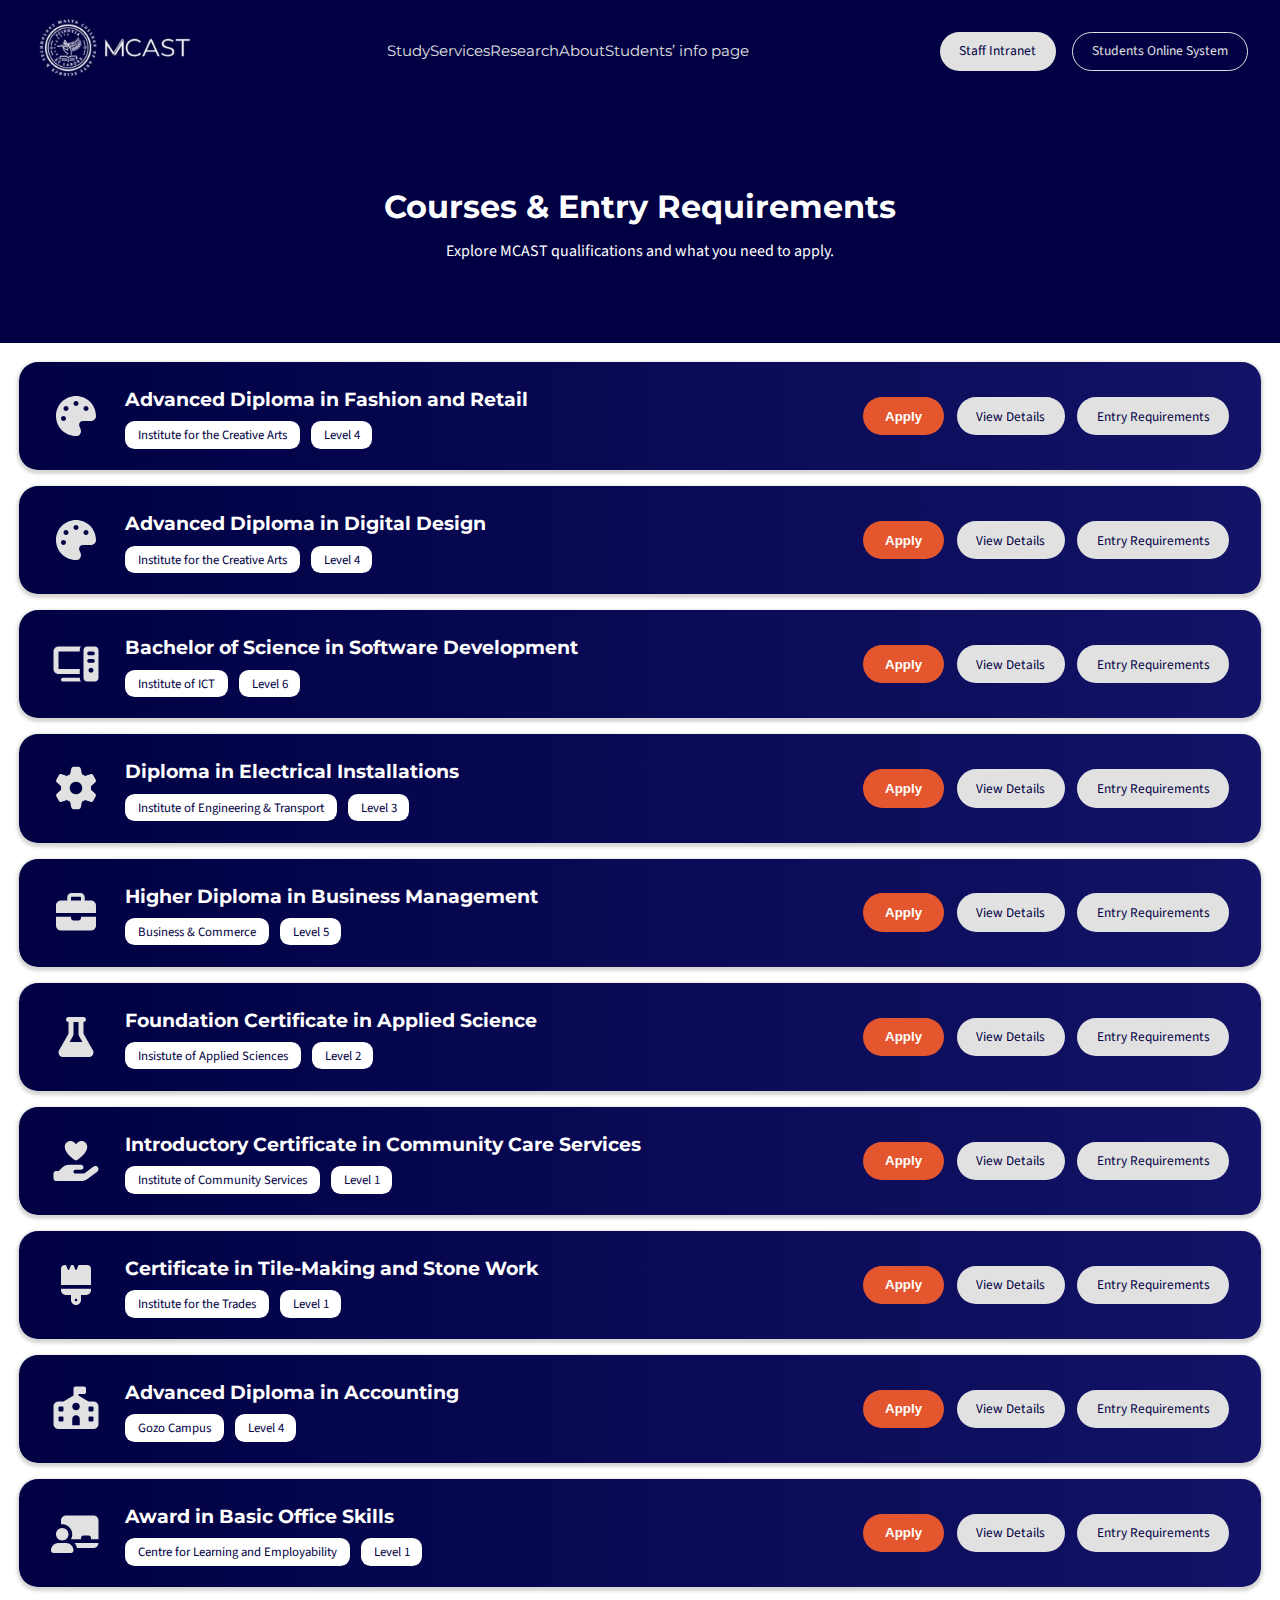
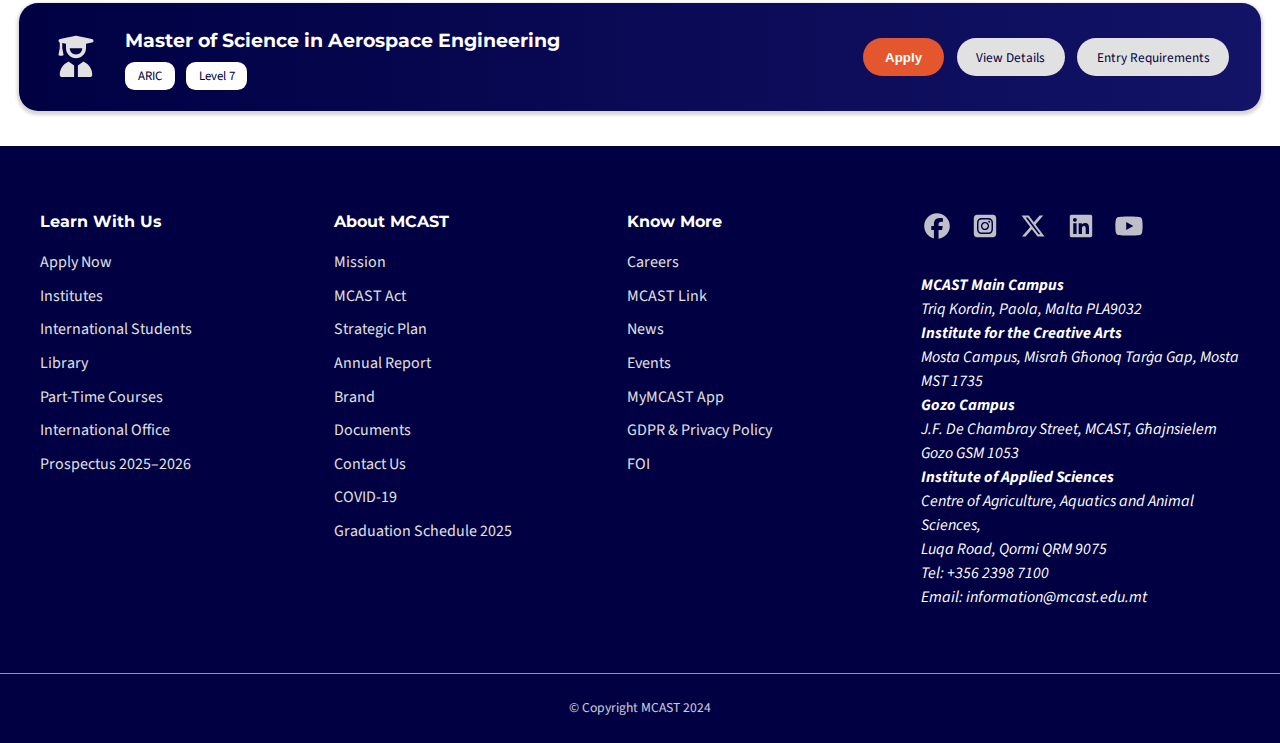
<file: courses.html>
<!DOCTYPE html>
<html lang="en">
<head>
    <meta charset="UTF-8">
    <meta name="viewport" content="width=device-width, initial-scale=1.0">
    <title>Courses & Entry Requirements</title>
    <link rel="stylesheet" href="style.css">
</head>


<body>

<header class="site-header">
    <div class="header-inner">

        <!-- Logo -->
        <a href="index.html" class="logo">
                <img src="assets/mcast-logo.jpg" alt="MCAST logo">
        </a>
            

        <!-- Main navigation -->
        <nav class="main-nav">
            <a href="#">Study</a>
            <a href="#">Services</a>
            <a href="#">Research</a>
            <a href="#">About</a>
            <a href="#">Students’ info page</a>
        </nav>

        <!-- Action buttons -->
        <div class="header-actions">
            <a href="#" class="btn btn-light">Staff Intranet</a>
            <a href="#" class="btn btn-outline">Students Online System</a>
        </div>

    </div>
</header>

<section class="page-hero">
    <h1>Courses & Entry Requirements</h1>
    <p>Explore MCAST qualifications and what you need to apply.</p>
</section>




<div id="coursesList">

        <!-- Creative Arts -->
<div class="course-card" data-level="4" data-institute="creative">
  <div class="course-left">
    <img src="assets/icons/creative.svg" class="course-icon">

    <div>
      <h3>Advanced Diploma in Fashion and Retail</h3>

      <div class="tags">
        <span>Institute for the Creative Arts</span>
        <span>Level 4</span>
      </div>
    </div>
  </div>

  <div class="course-actions">
    <button class="btn-apply">Apply</button>
    <button class="btn-light">View Details</button>
    <button class="btn-light">Entry Requirements</button>
  </div>
</div>

      <!-- Creative Arts -->
  <div class="course-card" data-level="4" data-institute="creative">
    <div class="course-left">
      <img src="assets/icons/creative.svg" class="course-icon">

      <div>
        <h3>Advanced Diploma in Digital Design</h3>
        <div class="tags">
          <span>Institute for the Creative Arts</span>
          <span>Level 4</span>
        </div>
      </div>
    </div>

    <div class="course-actions">
      <button class="btn-apply">Apply</button>
      <button class="btn-light">View Details</button>
      <button class="btn-light">Entry Requirements</button>
    </div>
  </div>


  <!-- ICT -->
  <div class="course-card" data-level="6" data-institute="ict">
    <div class="course-left">
      <img src="assets/icons/ict.svg" class="course-icon">

      <div>
        <h3>Bachelor of Science in Software Development</h3>
        <div class="tags">
          <span>Institute of ICT</span>
          <span>Level 6</span>
        </div>
      </div>
    </div>

    <div class="course-actions">
      <button class="btn-apply">Apply</button>
      <button class="btn-light">View Details</button>
      <button class="btn-light">Entry Requirements</button>
    </div>
  </div>


  <!-- Engineering -->
  <div class="course-card" data-level="3" data-institute="engineering">
    <div class="course-left">
      <img src="assets/icons/engineering.svg" class="course-icon">

      <div>
        <h3>Diploma in Electrical Installations</h3>
        <div class="tags">
          <span>Institute of Engineering & Transport</span>
          <span>Level 3</span>
        </div>
      </div>
    </div>

    <div class="course-actions">
      <button class="btn-apply">Apply</button>
      <button class="btn-light">View Details</button>
      <button class="btn-light">Entry Requirements</button>
    </div>
  </div>


  <!-- Business -->
  <div class="course-card" data-level="5" data-institute="business">
    <div class="course-left">
      <img src="assets/icons/business&commerce.svg" class="course-icon">

      <div>
        <h3>Higher Diploma in Business Management</h3>
        <div class="tags">
          <span>Business & Commerce</span>
          <span>Level 5</span>
        </div>
      </div>
    </div>

    <div class="course-actions">
      <button class="btn-apply">Apply</button>
      <button class="btn-light">View Details</button>
      <button class="btn-light">Entry Requirements</button>
    </div>
  </div>

  <!-- Applied Sciences -->
  <div class="course-card" data-level="2" data-institute="applied-sciences">
    <div class="course-left">
      <img src="assets/icons/applied-sciences.svg" class="course-icon">

      <div>
        <h3>Foundation Certificate in Applied Science</h3>
        <div class="tags">
          <span>Insistute of Applied Sciences</span>
          <span>Level 2</span>
        </div>
      </div>
    </div>

    <div class="course-actions">
      <button class="btn-apply">Apply</button>
      <button class="btn-light">View Details</button>
      <button class="btn-light">Entry Requirements</button>
    </div>
  </div>

  <!-- Community Services -->
  <div class="course-card" data-level="1" data-institute="community-services">
    <div class="course-left">
      <img src="assets/icons/community-services.svg" class="course-icon">

      <div>
        <h3>Introductory Certificate in Community Care Services</h3>
        <div class="tags">
          <span>Institute of Community Services</span>
          <span>Level 1</span>
        </div>
      </div>
    </div>

    <div class="course-actions">
      <button class="btn-apply">Apply</button>
      <button class="btn-light">View Details</button>
      <button class="btn-light">Entry Requirements</button>
    </div>
  </div>

  <!-- Trades -->
  <div class="course-card" data-level="1" data-institute="trades">
    <div class="course-left">
      <img src="assets/icons/trades.svg" class="course-icon">

      <div>
        <h3>Certificate in Tile-Making and Stone Work</h3>
        <div class="tags">
          <span>Institute for the Trades</span>
          <span>Level 1</span>
        </div>
      </div>
    </div>

    <div class="course-actions">
      <button class="btn-apply">Apply</button>
      <button class="btn-light">View Details</button>
      <button class="btn-light">Entry Requirements</button>
    </div>
  </div>

  <!-- Gozo Campus -->
  <div class="course-card" data-level="4" data-institute="Gozo">
    <div class="course-left">
      <img src="assets/icons/gozo-campus.svg" class="course-icon">

      <div>
        <h3>Advanced Diploma in Accounting</h3>
        <div class="tags">
          <span>Gozo Campus</span>
          <span>Level 4</span>
        </div>
      </div>
    </div>

    <div class="course-actions">
      <button class="btn-apply">Apply</button>
      <button class="btn-light">View Details</button>
      <button class="btn-light">Entry Requirements</button>
    </div>
  </div>

  <!-- CLE -->
  <div class="course-card" data-level="1" data-institute="cle">
    <div class="course-left">
      <img src="assets/icons/cle.svg" class="course-icon">

      <div>
        <h3>Award in Basic Office Skills</h3>
        <div class="tags">
          <span>Centre for Learning and Employability</span>
          <span>Level 1</span>
        </div>
      </div>
    </div>

    <div class="course-actions">
      <button class="btn-apply">Apply</button>
      <button class="btn-light">View Details</button>
      <button class="btn-light">Entry Requirements</button>
    </div>
  </div>

  <!-- ARIC -->
  <div class="course-card" data-level="7" data-institute="aric">
    <div class="course-left">
      <img src="assets/icons/aric.svg" class="course-icon">

      <div>
        <h3>Master of Science in Aerospace Engineering</h3>
        <div class="tags">
          <span>ARIC</span>
          <span>Level 7</span>
        </div>
      </div>
    </div>

    <div class="course-actions">
      <button class="btn-apply">Apply</button>
      <button class="btn-light">View Details</button>
      <button class="btn-light">Entry Requirements</button>
    </div>
  </div>

</div>

<footer class="site-footer">
    <div class="footer-container">
 

        <nav class="footer-links">
            <h4>Learn With Us</h4>
            <ul>
                <li><a href="#">Apply Now</a></li>
                <li><a href="#">Institutes</a></li>
                <li><a href="#">International Students</a></li>
                <li><a href="#">Library</a></li>
                <li><a href="#">Part-Time Courses</a></li>
                <li><a href="#">International Office</a></li>
                <li><a href="#">Prospectus 2025–2026</a></li>
            </ul>
        </nav>

        <nav class="footer-links">
            <h4>About MCAST</h4>
            <ul>
                <li><a href="#">Mission</a></li>
                <li><a href="#">MCAST Act</a></li>
                <li><a href="#">Strategic Plan</a></li>
                <li><a href="#">Annual Report</a></li>
                <li><a href="#">Brand</a></li>
                <li><a href="#">Documents</a></li>
                <li><a href="#">Contact Us</a></li>
                <li><a href="#">COVID-19</a></li>
                <li><a href="#">Graduation Schedule 2025</a></li>
            </ul>
        </nav>

         <nav class="footer-links">
            <h4>Know More</h4>
            <ul>
                <li><a href="#">Careers</a></li>
                <li><a href="#">MCAST Link</a></li>
                <li><a href="#">News</a></li>
                <li><a href="#">Events</a></li>
                <li><a href="#">MyMCAST App</a></li>
                <li><a href="#">GDPR & Privacy Policy</a></li>
                <li><a href="#">FOI</a></li>
            </ul>
        </nav>

            <div>
                <div class="socials">
                    <a href="#" aria-label="Facebook">
                        <img src="assets/icons/facebook-brands-solid-full.svg" alt="Facebook">
                    </a>
                    
                    <a href="#" aria-label="Instagram">
                        <img src="assets/icons/square-instagram-brands-solid-full.svg" alt="Instagram">
                    </a>
                    
                    <a href="#" aria-label="X">
                        <img src="assets/icons/x-twitter-brands-solid-full.svg" alt="X">
                        
                    </a>
                    
                    <a href="#" aria-label="LinkedIn">
                        <img src="assets/icons/linkedin-brands-solid-full.svg" alt="LinkedIn">
                    </a>
                    
                    <a href="#" aria-label="YouTube">
                        <img src="assets/icons/youtube-brands-solid-full.svg" alt="YouTube">
                    </a>
                </div>
                
                
                
                <address>
                    <p><strong>MCAST Main Campus</strong><br>
                        Triq Kordin, Paola, Malta PLA9032
                    </p>
                    
                    <p><strong>Institute for the Creative Arts</strong><br>
                        Mosta Campus, Misraħ Għonoq Tarġa Gap, Mosta MST 1735
                    </p>
                    
                    <p><strong>Gozo Campus</strong><br>
                        J.F. De Chambray Street, MCAST, Għajnsielem Gozo GSM 1053
                    </p>
                    
                    <p><strong>Institute of Applied Sciences</strong><br>
                        Centre of Agriculture, Aquatics and Animal Sciences,<br>
                        Luqa Road, Qormi QRM 9075
                    </p>
                    
                    <p>
                        Tel: +356 2398 7100<br>
                        Email: information@mcast.edu.mt
                    </p>
                </address>
            </div>
        </div>
        
    </div>
    
    <div class="footer-bottom">
        <p>© Copyright MCAST 2024</p>
    </div>
</footer>

 




    
</body>
</html>
</file>
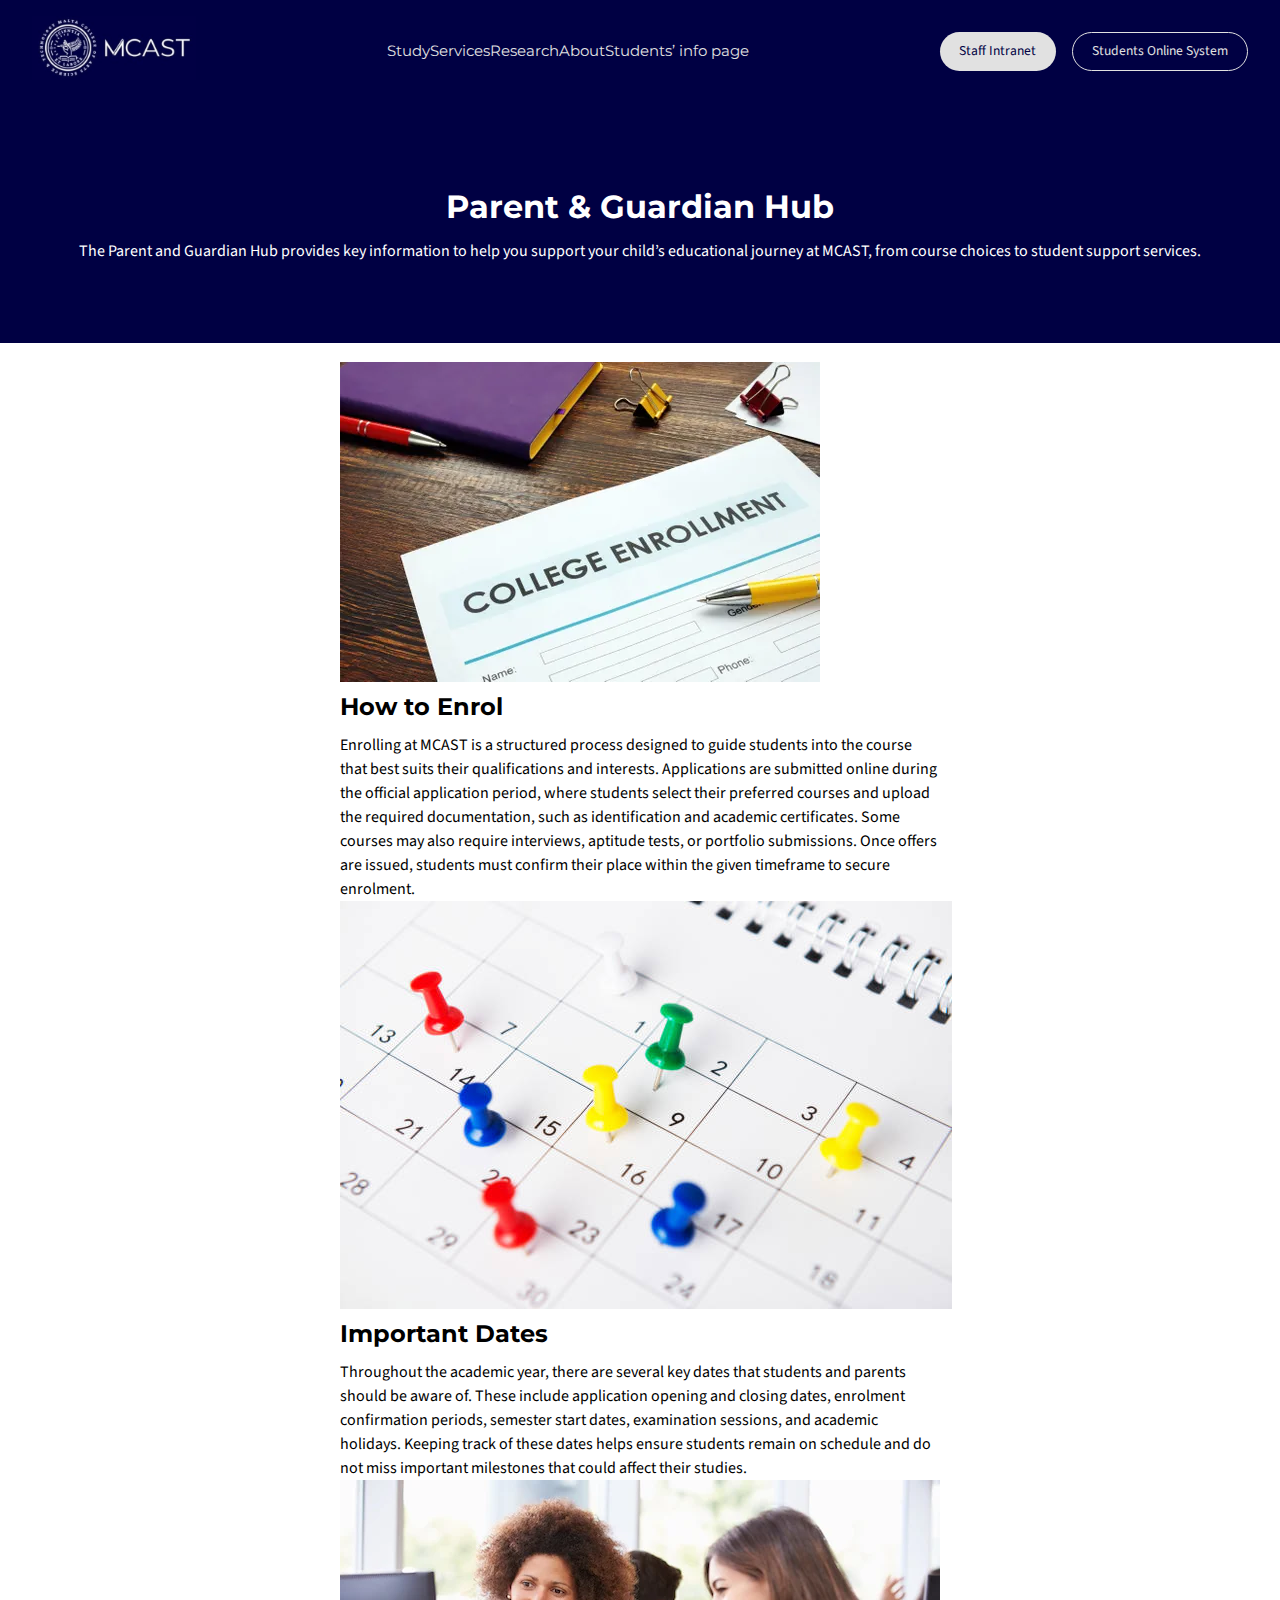
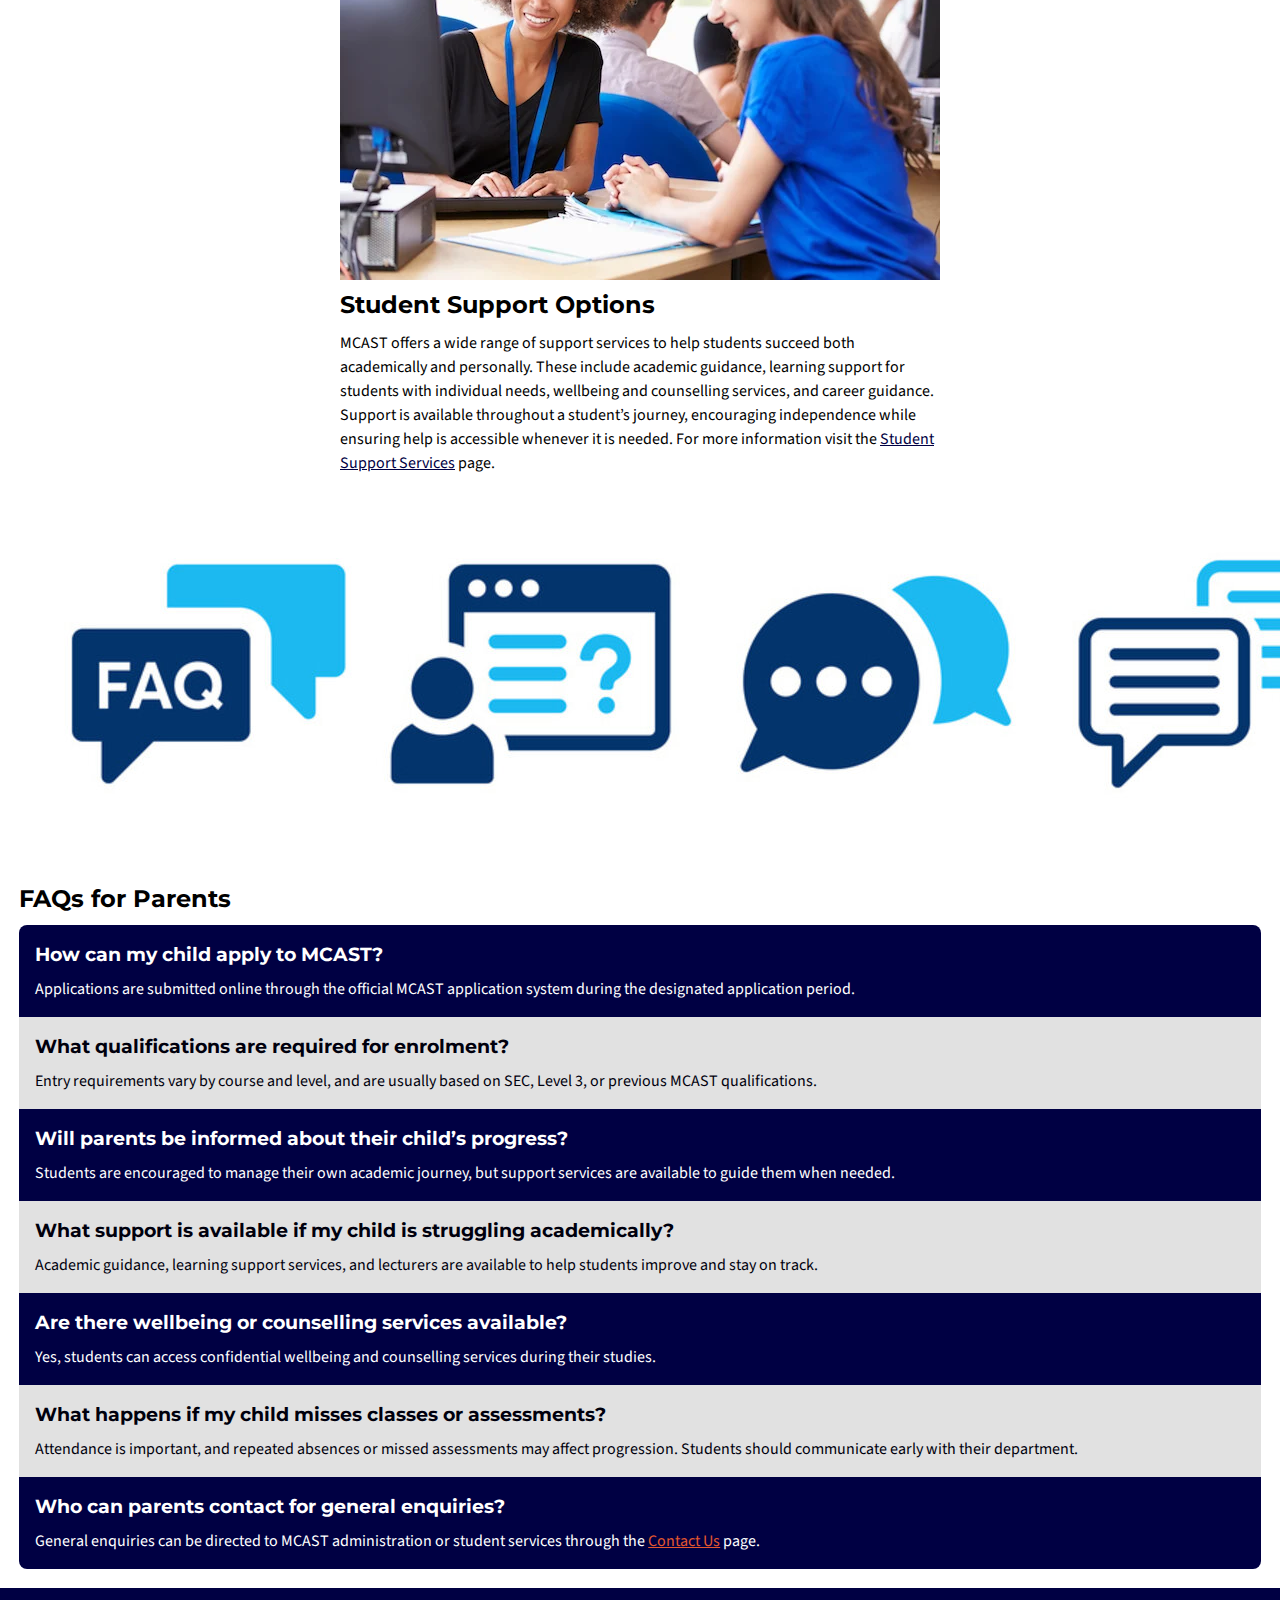
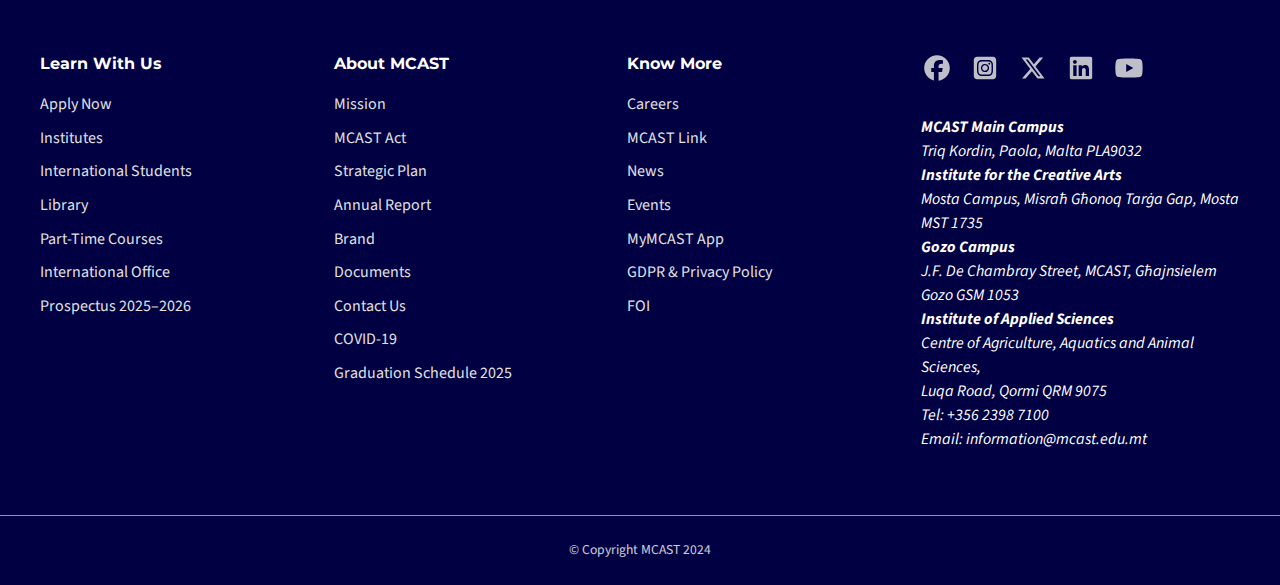
<file: parent-guardian.html>
<!DOCTYPE html>
<html lang="en">
<head>
    <meta charset="UTF-8">
    <meta name="viewport" content="width=device-width, initial-scale=1.0">
    <title>Parent & Guardian Hub</title>
    <link rel="stylesheet" href="style.css">
</head>
<body>
  
    <header class="site-header">
    <div class="header-inner">

        <!-- Logo -->
        <div class="logo">
            <img src="assets/mcast-logo.jpg" alt="MCAST logo">
        </div>

        <!-- Main navigation -->
        <nav class="main-nav">
            <a href="#">Study</a>
            <a href="#">Services</a>
            <a href="#">Research</a>
            <a href="#">About</a>
            <a href="#">Students’ info page</a>
        </nav>

        <!-- Action buttons -->
        <div class="header-actions">
            <a href="#" class="btn btn-light">Staff Intranet</a>
            <a href="#" class="btn btn-outline">Students Online System</a>
        </div>

    </div>
</header>

<section class="page-hero">
    <h1>Parent & Guardian Hub</h1>
    <p>The Parent and Guardian Hub provides key information to help you support your child’s
  educational journey at MCAST, from course choices to student support services.</p>
</section>  


<section class="info-section">  
    <img src="assets/college-enrol.webp" alt="">
    <h2>How to Enrol</h2>
    <p>Enrolling at MCAST is a structured process designed to guide students into the course that best suits their qualifications and interests. Applications are submitted online during the official application period, where students select their preferred courses and upload the required documentation, such as identification and academic certificates. Some courses may also require interviews, aptitude tests, or portfolio submissions. Once offers are issued, students must confirm their place within the given timeframe to secure enrolment.</p>

    
    <img src="assets/imp-dates.jpg" alt="">
    <h2>Important Dates</h2>
    <p>Throughout the academic year, there are several key dates that students and parents should be aware of. These include application opening and closing dates, enrolment confirmation periods, semester start dates, examination sessions, and academic holidays. Keeping track of these dates helps ensure students remain on schedule and do not miss important milestones that could affect their studies.</p>

    
    <img src="assets/support_options.webp" alt="">
    <h2>Student Support Options</h2>
    <p>MCAST offers a wide range of support services to help students succeed both academically and personally. These include academic guidance, learning support for students with individual needs, wellbeing and counselling services, and career guidance. Support is available throughout a student’s journey, encouraging independence while ensuring help is accessible whenever it is needed. For more information visit the <a href="student-support.html">Student Support Services</a> page.</p>
</section>  
    
    <img src="assets/FAQ.jpg" alt="">
    

    <section class="faq">
        <h2>FAQs for Parents</h2>
        <ul class="questions">
            <li>
                <h3>How can my child apply to MCAST?</h3>
                <p>Applications are submitted online through the official MCAST application system during the designated
                    application period.</p>
            </li>
            <li>
                <h3>What qualifications are required for enrolment?</h3>
                <p>Entry requirements vary by course and level, and are usually based on SEC, Level 3, or previous MCAST
                    qualifications.</p>
            </li>
            <li>
                <h3>Will parents be informed about their child’s progress?</h3>
                <p>Students are encouraged to manage their own academic journey, but support services are available to guide
                    them when needed.</p>
            </li>
            <li>
                <h3>What support is available if my child is struggling academically?</h3>
    
                <p>Academic guidance, learning support services, and lecturers are available to help students improve and
                    stay on track.</p>
    
            </li>
            <li>
                <h3>Are there wellbeing or counselling services available?</h3>
                <p>Yes, students can access confidential wellbeing and counselling services during their studies.</p>
            </li>
            <li>
                <h3>What happens if my child misses classes or assessments?</h3>
                <p>Attendance is important, and repeated absences or missed assessments may affect progression. Students
                    should communicate early with their department.</p>
    
            </li>
            <li>
                <h3>Who can parents contact for general enquiries?</h3>
                <p>General enquiries can be directed to MCAST administration or student services through the <a href="contact.html">Contact Us</a> 
                    page.</p>
            </li>
    
        </ul>
    
    </section>

    <footer class="site-footer">
        <div class="footer-container">
            
            
            <nav class="footer-links">
                <h4>Learn With Us</h4>
                <ul>
                    <li><a href="#">Apply Now</a></li>
                    <li><a href="#">Institutes</a></li>
                    <li><a href="#">International Students</a></li>
                    <li><a href="#">Library</a></li>
                    <li><a href="#">Part-Time Courses</a></li>
                    <li><a href="#">International Office</a></li>
                    <li><a href="#">Prospectus 2025–2026</a></li>
                </ul>
            </nav>
            
            <nav class="footer-links">
                <h4>About MCAST</h4>
                <ul>
                    <li><a href="#">Mission</a></li>
                    <li><a href="#">MCAST Act</a></li>
                    <li><a href="#">Strategic Plan</a></li>
                    <li><a href="#">Annual Report</a></li>
                    <li><a href="#">Brand</a></li>
                    <li><a href="#">Documents</a></li>
                    <li><a href="#">Contact Us</a></li>
                    <li><a href="#">COVID-19</a></li>
                    <li><a href="#">Graduation Schedule 2025</a></li>
                </ul>
            </nav>
            
            <nav class="footer-links">
                <h4>Know More</h4>
                <ul>
                    <li><a href="#">Careers</a></li>
                    <li><a href="#">MCAST Link</a></li>
                    <li><a href="#">News</a></li>
                    <li><a href="#">Events</a></li>
                    <li><a href="#">MyMCAST App</a></li>
                    <li><a href="#">GDPR & Privacy Policy</a></li>
                    <li><a href="#">FOI</a></li>
                </ul>
            </nav>
            
            <div>
                <div class="socials">
                    <a href="#" aria-label="Facebook">
                        <img src="assets/icons/facebook-brands-solid-full.svg" alt="Facebook">
                    </a>
                    
                    <a href="#" aria-label="Instagram">
                        <img src="assets/icons/square-instagram-brands-solid-full.svg" alt="Instagram">
                    </a>
                    
                    <a href="#" aria-label="X">
                        <img src="assets/icons/x-twitter-brands-solid-full.svg" alt="X">
                        
                    </a>
                    
                    <a href="#" aria-label="LinkedIn">
                        <img src="assets/icons/linkedin-brands-solid-full.svg" alt="LinkedIn">
                    </a>
                    
                    <a href="#" aria-label="YouTube">
                        <img src="assets/icons/youtube-brands-solid-full.svg" alt="YouTube">
                    </a>
                </div>
                
                
                
                <address>
                    <p><strong>MCAST Main Campus</strong><br>
                        Triq Kordin, Paola, Malta PLA9032
                    </p>
                    
                    <p><strong>Institute for the Creative Arts</strong><br>
                        Mosta Campus, Misraħ Għonoq Tarġa Gap, Mosta MST 1735
                    </p>
                    
                    <p><strong>Gozo Campus</strong><br>
                        J.F. De Chambray Street, MCAST, Għajnsielem Gozo GSM 1053
                    </p>
                    
                    <p><strong>Institute of Applied Sciences</strong><br>
                        Centre of Agriculture, Aquatics and Animal Sciences,<br>
                        Luqa Road, Qormi QRM 9075
                    </p>
                    
                    <p>
                        Tel: +356 2398 7100<br>
                        Email: information@mcast.edu.mt
                    </p>
                </address>
            </div>
        </div>
        
    </div>
    
    <div class="footer-bottom">
        <p>© Copyright MCAST 2024</p>
    </div>
</footer>

</body>
</html>
</file>
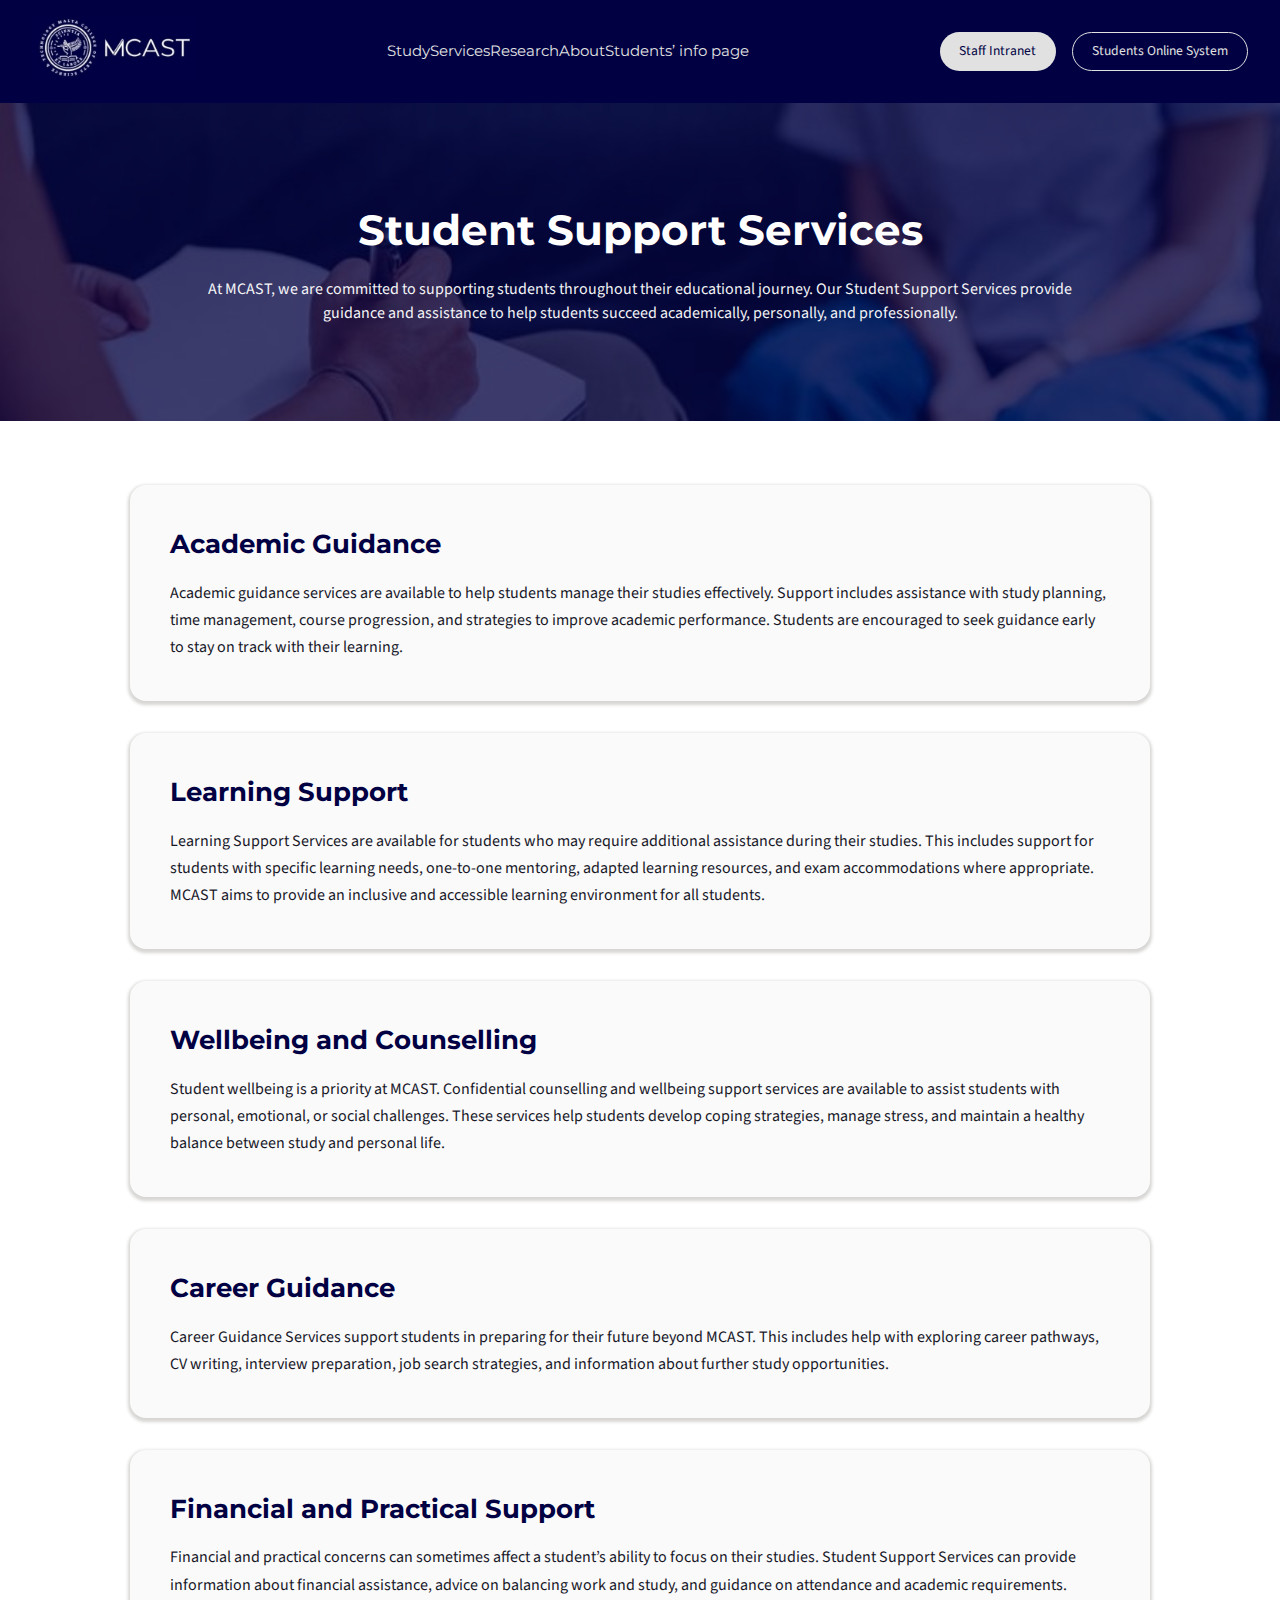
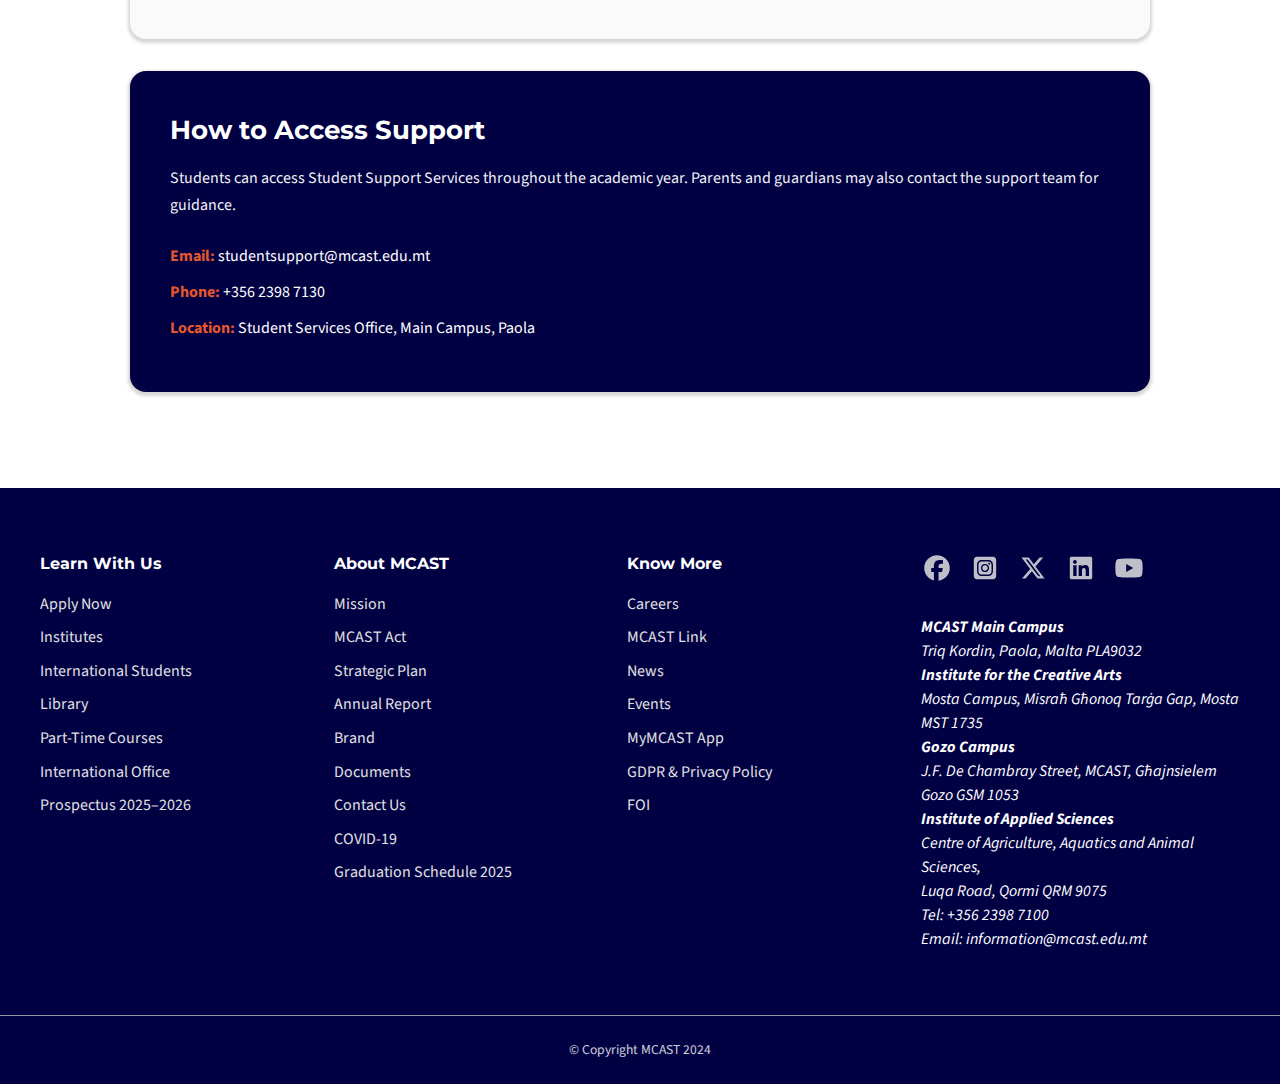
<file: student-support.html>
<!DOCTYPE html>
<html lang="en">
<head>
    <meta charset="UTF-8">
    <meta name="viewport" content="width=device-width, initial-scale=1.0">
    <title>Student Support Services</title>
    <link rel="stylesheet" href="style.css">
</head>
<body>
       <header class="site-header">
        <div class="header-inner">
            
            <!-- Logo -->
            <a href="index.html" class="logo">
                <img src="assets/mcast-logo.jpg" alt="MCAST logo">
            </a>
            
            
            <!-- Main navigation -->
            <nav class="main-nav">
                <a href="#">Study</a>
                <a href="#">Services</a>
                <a href="#">Research</a>
                <a href="#">About</a>
                <a href="#">Students’ info page</a>
            </nav>
            
            <!-- Action buttons -->
            <div class="header-actions">
                <a href="#" class="btn btn-light">Staff Intranet</a>
                <a href="#" class="btn btn-outline">Students Online System</a>
            </div>
            
        </div>
    </header>
    
<section class="support-hero">
    <div class="support-overlay">
        <div class="support-hero-content">
            <h1>Student Support Services</h1>
            <p>
                At MCAST, we are committed to supporting students throughout their educational journey.
                Our Student Support Services provide guidance and assistance to help students succeed
                academically, personally, and professionally.
            </p>
        </div>
    </div>
</section>


 <main class="student-support">

  <section class="support-section">
    <h2>Academic Guidance</h2>
    <p>
      Academic guidance services are available to help students manage their studies effectively.
      Support includes assistance with study planning, time management, course progression,
      and strategies to improve academic performance. Students are encouraged to seek guidance
      early to stay on track with their learning.
    </p>
  </section>

  <section class="support-section">
    <h2>Learning Support</h2>
    <p>
      Learning Support Services are available for students who may require additional assistance
      during their studies. This includes support for students with specific learning needs,
      one-to-one mentoring, adapted learning resources, and exam accommodations where appropriate.
      MCAST aims to provide an inclusive and accessible learning environment for all students.
    </p>
  </section>

  <section class="support-section">
    <h2>Wellbeing and Counselling</h2>
    <p>
      Student wellbeing is a priority at MCAST. Confidential counselling and wellbeing support
      services are available to assist students with personal, emotional, or social challenges.
      These services help students develop coping strategies, manage stress, and maintain
      a healthy balance between study and personal life.
    </p>
  </section>

  <section class="support-section">
    <h2>Career Guidance</h2>
    <p>
      Career Guidance Services support students in preparing for their future beyond MCAST.
      This includes help with exploring career pathways, CV writing, interview preparation,
      job search strategies, and information about further study opportunities.
    </p>
  </section>

  <section class="support-section">
    <h2>Financial and Practical Support</h2>
    <p>
      Financial and practical concerns can sometimes affect a student’s ability to focus on
      their studies. Student Support Services can provide information about financial assistance,
      advice on balancing work and study, and guidance on attendance and academic requirements.
    </p>
  </section>

  <section class="support-section contact-support">
    <h2>How to Access Support</h2>
    <p>
      Students can access Student Support Services throughout the academic year. Parents and
      guardians may also contact the support team for guidance.
    </p>

    <ul>
      <li><strong>Email:</strong> studentsupport@mcast.edu.mt</li>
      <li><strong>Phone:</strong> +356 2398 7130</li>
      <li><strong>Location:</strong> Student Services Office, Main Campus, Paola</li>
    </ul>
  </section>

</main>


    <footer class="site-footer">
        <div class="footer-container">
            
            
            <nav class="footer-links">
                <h4>Learn With Us</h4>
                <ul>
                    <li><a href="#">Apply Now</a></li>
                    <li><a href="#">Institutes</a></li>
                    <li><a href="#">International Students</a></li>
                    <li><a href="#">Library</a></li>
                    <li><a href="#">Part-Time Courses</a></li>
                    <li><a href="#">International Office</a></li>
                    <li><a href="#">Prospectus 2025–2026</a></li>
                </ul>
            </nav>
            
            <nav class="footer-links">
                <h4>About MCAST</h4>
                <ul>
                    <li><a href="#">Mission</a></li>
                    <li><a href="#">MCAST Act</a></li>
                    <li><a href="#">Strategic Plan</a></li>
                    <li><a href="#">Annual Report</a></li>
                    <li><a href="#">Brand</a></li>
                    <li><a href="#">Documents</a></li>
                    <li><a href="#">Contact Us</a></li>
                    <li><a href="#">COVID-19</a></li>
                    <li><a href="#">Graduation Schedule 2025</a></li>
                </ul>
            </nav>
            
            <nav class="footer-links">
                <h4>Know More</h4>
                <ul>
                    <li><a href="#">Careers</a></li>
                    <li><a href="#">MCAST Link</a></li>
                    <li><a href="#">News</a></li>
                    <li><a href="#">Events</a></li>
                    <li><a href="#">MyMCAST App</a></li>
                    <li><a href="#">GDPR & Privacy Policy</a></li>
                    <li><a href="#">FOI</a></li>
                </ul>
            </nav>
            
            <div>
                <div class="socials">
                    <a href="#" aria-label="Facebook">
                        <img src="assets/icons/facebook-brands-solid-full.svg" alt="Facebook">
                    </a>
                    
                    <a href="#" aria-label="Instagram">
                        <img src="assets/icons/square-instagram-brands-solid-full.svg" alt="Instagram">
                    </a>
                    
                    <a href="#" aria-label="X">
                        <img src="assets/icons/x-twitter-brands-solid-full.svg" alt="X">
                        
                    </a>
                    
                    <a href="#" aria-label="LinkedIn">
                        <img src="assets/icons/linkedin-brands-solid-full.svg" alt="LinkedIn">
                    </a>
                    
                    <a href="#" aria-label="YouTube">
                        <img src="assets/icons/youtube-brands-solid-full.svg" alt="YouTube">
                    </a>
                </div>
                
                
                
                <address>
                    <p><strong>MCAST Main Campus</strong><br>
                        Triq Kordin, Paola, Malta PLA9032
                    </p>
                    
                    <p><strong>Institute for the Creative Arts</strong><br>
                        Mosta Campus, Misraħ Għonoq Tarġa Gap, Mosta MST 1735
                    </p>
                    
                    <p><strong>Gozo Campus</strong><br>
                        J.F. De Chambray Street, MCAST, Għajnsielem Gozo GSM 1053
                    </p>
                    
                    <p><strong>Institute of Applied Sciences</strong><br>
                        Centre of Agriculture, Aquatics and Animal Sciences,<br>
                        Luqa Road, Qormi QRM 9075
                    </p>
                    
                    <p>
                        Tel: +356 2398 7100<br>
                        Email: information@mcast.edu.mt
                    </p>
                </address>
            </div>
        </div>
        
    </div>
    
    <div class="footer-bottom">
        <p>© Copyright MCAST 2024</p>
    </div>
</footer>


</body>
</html>
</file>
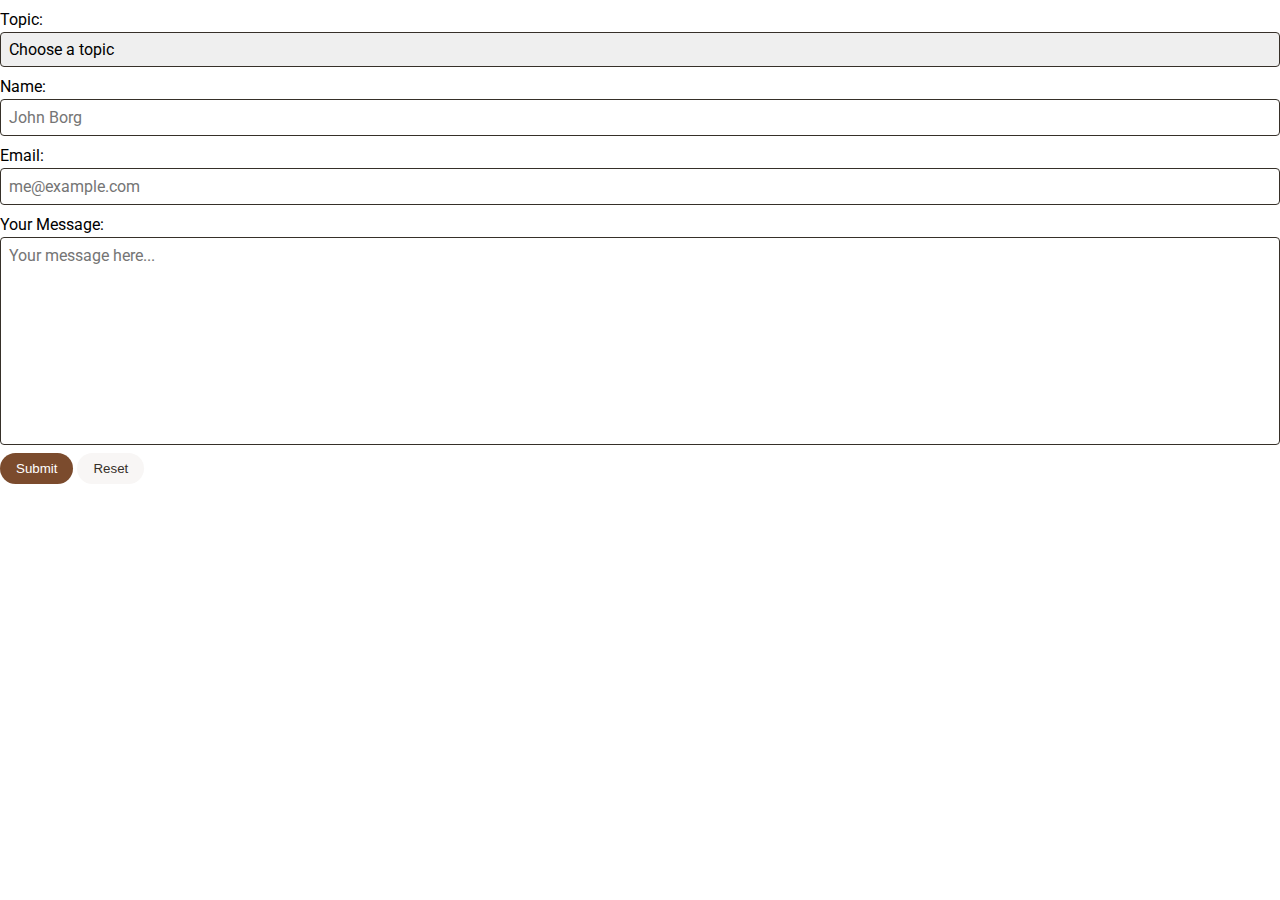
<file: coffee/contact.html>
<!DOCTYPE html>
<html lang="en">
<head>
    <meta charset="UTF-8">
    <meta name="viewport" content="width=device-width, initial-scale=1.0">
    <link rel="stylesheet" href="style.css">
    
    <title>Contact Form</title>
</head>
<body>
    
<form action="mailto:info@coffee.com" method="post" enctype="text/plain" class="contact-form">

    <div>
        <label for="input-topic">Topic:</label>
        <select name="topic" id="input-topic" required>
            <option value="" disabled selected>Choose a topic</option>
            <option value="I love coffee">I love coffee</option>
            <option value="I hate coffee">I hate coffee</option>    
        </select>
    </div>

    <div>
        <!-- Labels can be linked to inputs using ID-->
    <label for="input-name">Name:</label>
    <input type="text" name="name" id="input-name" placeholder="John Borg" required minlength="4">

    </div>

    <div>
        <label for="input-email">Email:</label>
        <input type="email" name="email" id="input-email" placeholder="me@example.com" required>
        
    </div>

    <div>
        <label for="input-message">Your Message:</label>
        <textarea name="message" id="input-message" placeholder="Your message here..." cols="30"
        rows="10"
        required
        minlength="20"></textarea>
    </div>
    
    <button type="submit" class="btn btn-primary">Submit</button>
    <button type="reset" class="btn btn-secondary">Reset</button>
</form>

</body>
</html>
</file>
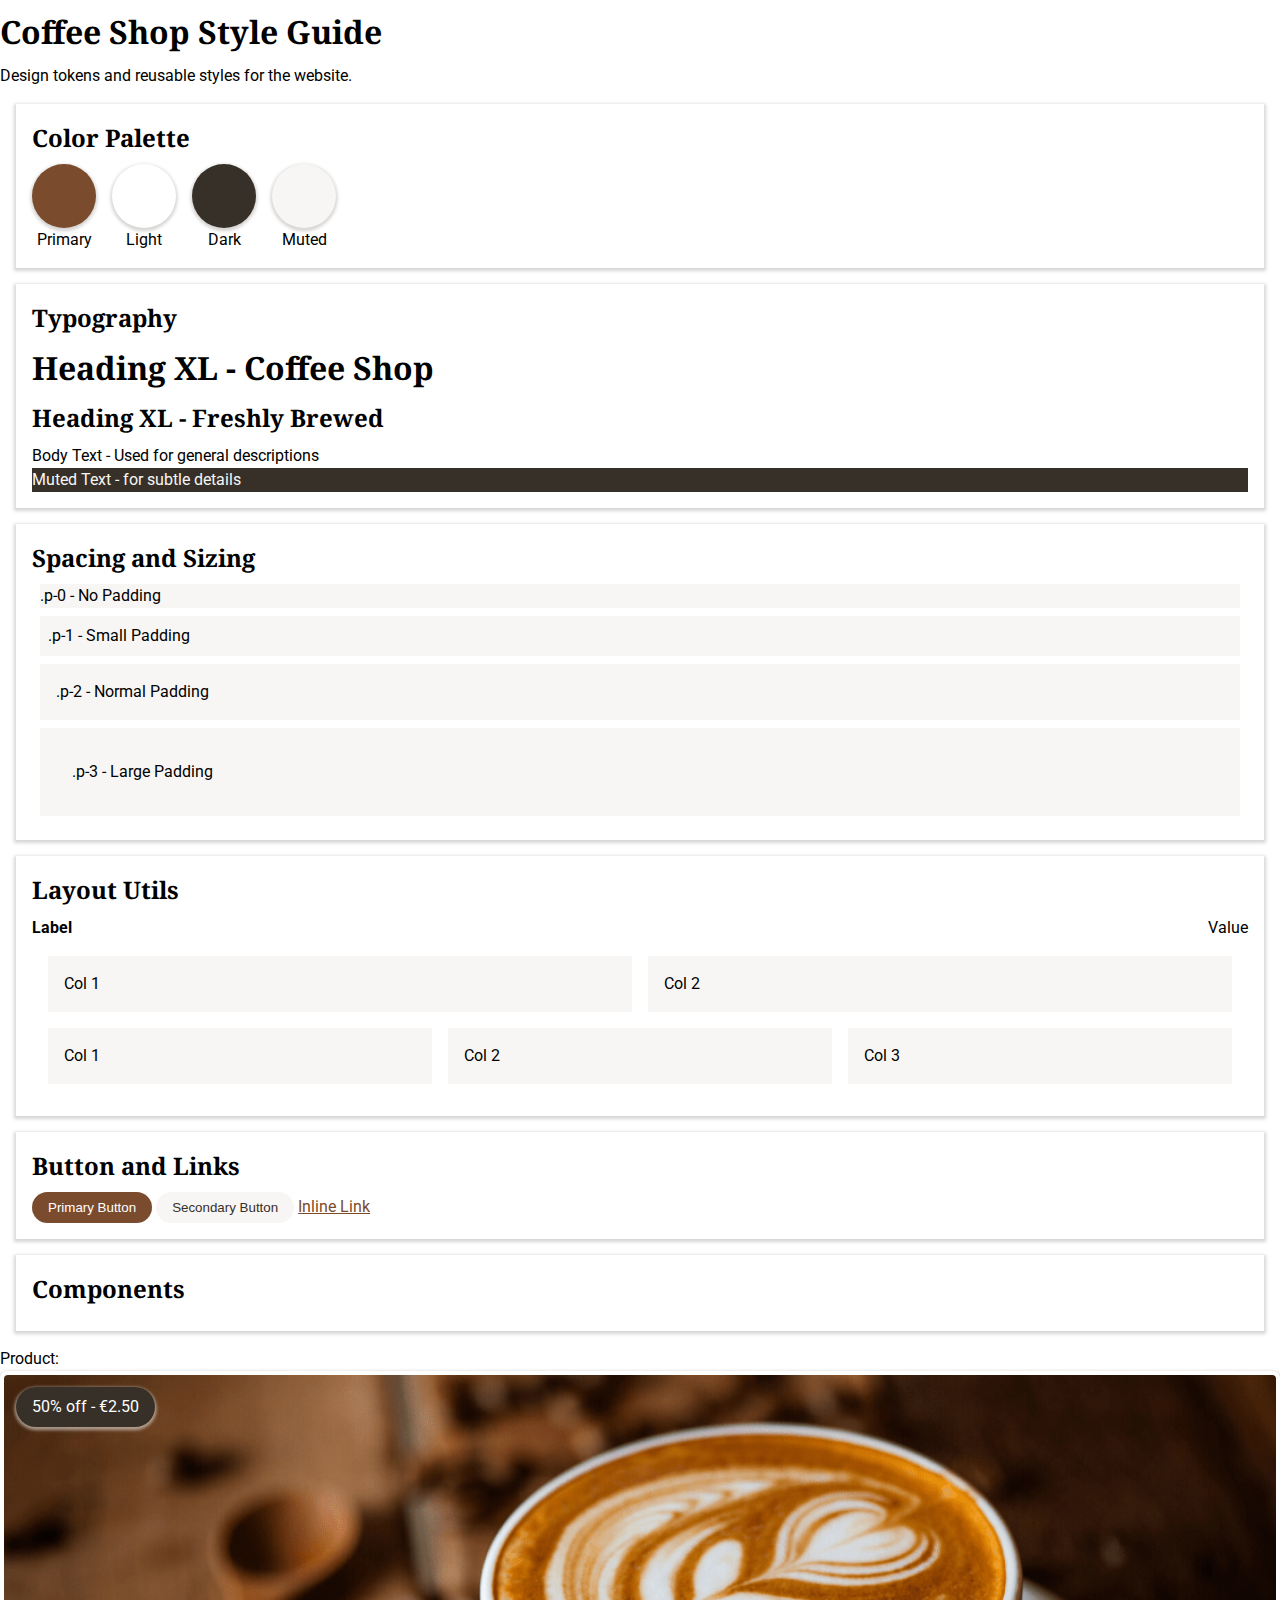
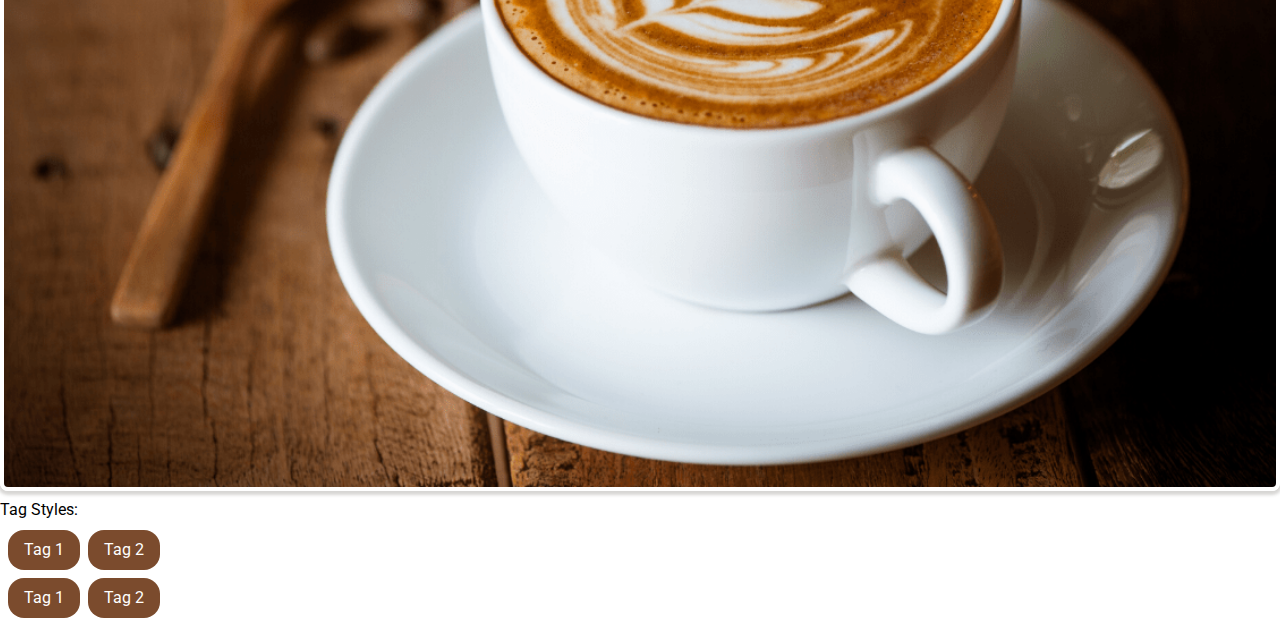
<file: coffee/style-guide.html>
<!DOCTYPE html>
<html lang="en">
<head>
    <meta charset="UTF-8">
    <meta name="viewport" content="width=device-width, initial-scale=1.0">
    
    <link rel="stylesheet" href="style.css">
    
    <title>Coffee Shop Style Guide</title>
</head>
<body>
    <main class="container">
        <h1>Coffee Shop Style Guide</h1>
        <p>Design tokens and reusable styles for the website.</p>
        
        <!-- Color Palette -->
        <section id="colors" class="m-2 p-2 shadow-dark">
            <h2>Color Palette</h2>
            
            <article class="swatches d-flex gap-2">
                <!-- Color Swatch -->
                <div class="swatch">
                    <div class="swatch-value bg-primary"></div>
                    <p class="swatch-name">Primary</p>
                </div>
                
                <div class="swatch">
                    <div class="swatch-value bg-light"></div>
                    <p class="swatch-name">Light</p>
                </div>
                
                <!-- Color Swatch -->
                <div class="swatch">
                    <div class="swatch-value bg-dark"></div>
                    <p class="swatch-name">Dark</p>
                </div>
                
                <!-- Color Swatch -->
                <div class="swatch">
                    <div class="swatch-value bg-muted"></div>
                    <p class="swatch-name">Muted</p>
                </div>    
                
                
                
            </article>
            
        </section>

        <!-- Fonts and Typography -->
        <section id="typography" class="m-2 p-2 shadow-dark">
            <h2>Typography</h2>

            <h1 class="heading-xl">Heading XL - Coffee Shop</h1>
            <h2 class="heading-lg">Heading XL - Freshly Brewed</h2>
            <p>Body Text - Used for general descriptions</p>
            <p class="text-muted bg-dark">Muted Text - for subtle details</p>
        </section>

        <!-- Spacing and Sizing -->
         <section id="spacing" class="m-2 p-2 shadow-dark">
            <h2>Spacing and Sizing</h2>

             
             <div class="bg-muted p-0 m-1">.p-0 - No Padding</div>
             <div class="bg-muted p-1 m-1">.p-1 - Small Padding</div>
             <div class="bg-muted p-2 m-1">.p-2 - Normal Padding</div>
             <div class="bg-muted p-3 m-1">.p-3 - Large Padding</div>


         </section>

         <!-- Layout Utils -->
         <section id="layout" class="m-2 p-2 shadow-dark">
            <h2>Layout Utils</h2>

            <div class="d-flex flex-between">
                <strong>Label</strong> <!-- bold -->
                <span>Value</span>     <!-- text -->
            </div>

            <div class="grid-2col gap-2 m-2">
                <div class="bg-muted p-2">Col 1</div>
                <div class="bg-muted p-2">Col 2</div>

            </div>

            <div class="grid-3col gap-2 m-2">
                <div class="bg-muted p-2">Col 1</div>
                <div class="bg-muted p-2">Col 2</div>
                <div class="bg-muted p-2">Col 3</div>
            </div>
         </section>

         <!-- Buttons and Links -->
        <section id="buttons" class="m-2 p-2 shadow-dark">
            <h2>Button and Links</h2>

            <button class="btn btn-primary">Primary Button</button>
            <button class="btn btn-secondary">Secondary Button</button>
            <a href="#" class="link">Inline Link</a>
        </section>

        <!-- Components -->
         <section id="components" class="m-2 p-2 shadow-dark">
            <h2>Components</h2>
         </section>

        <!-- Product Image -->
         <p>Product:</p>
         <figure class="product-image">
            <img src="assets/Cup-Of-Creamy-Coffee.png" alt="">
            <figcaption class="product-tag">50% off - &euro;2.50</figcaption>
         </figure>

         <p>Tag Styles:</p>
         <ul class="tags m-1">
            <li class="tag-item">Tag 1</li>
            <li class="tag-item">Tag 2</li>
         </ul>

        <div class="tags m-1">
            <a href="#" class="tag-item">Tag 1</a>
            <a href="#" class="tag-item">Tag 2</a></div>
    </main>
</body>
</html>
</file>
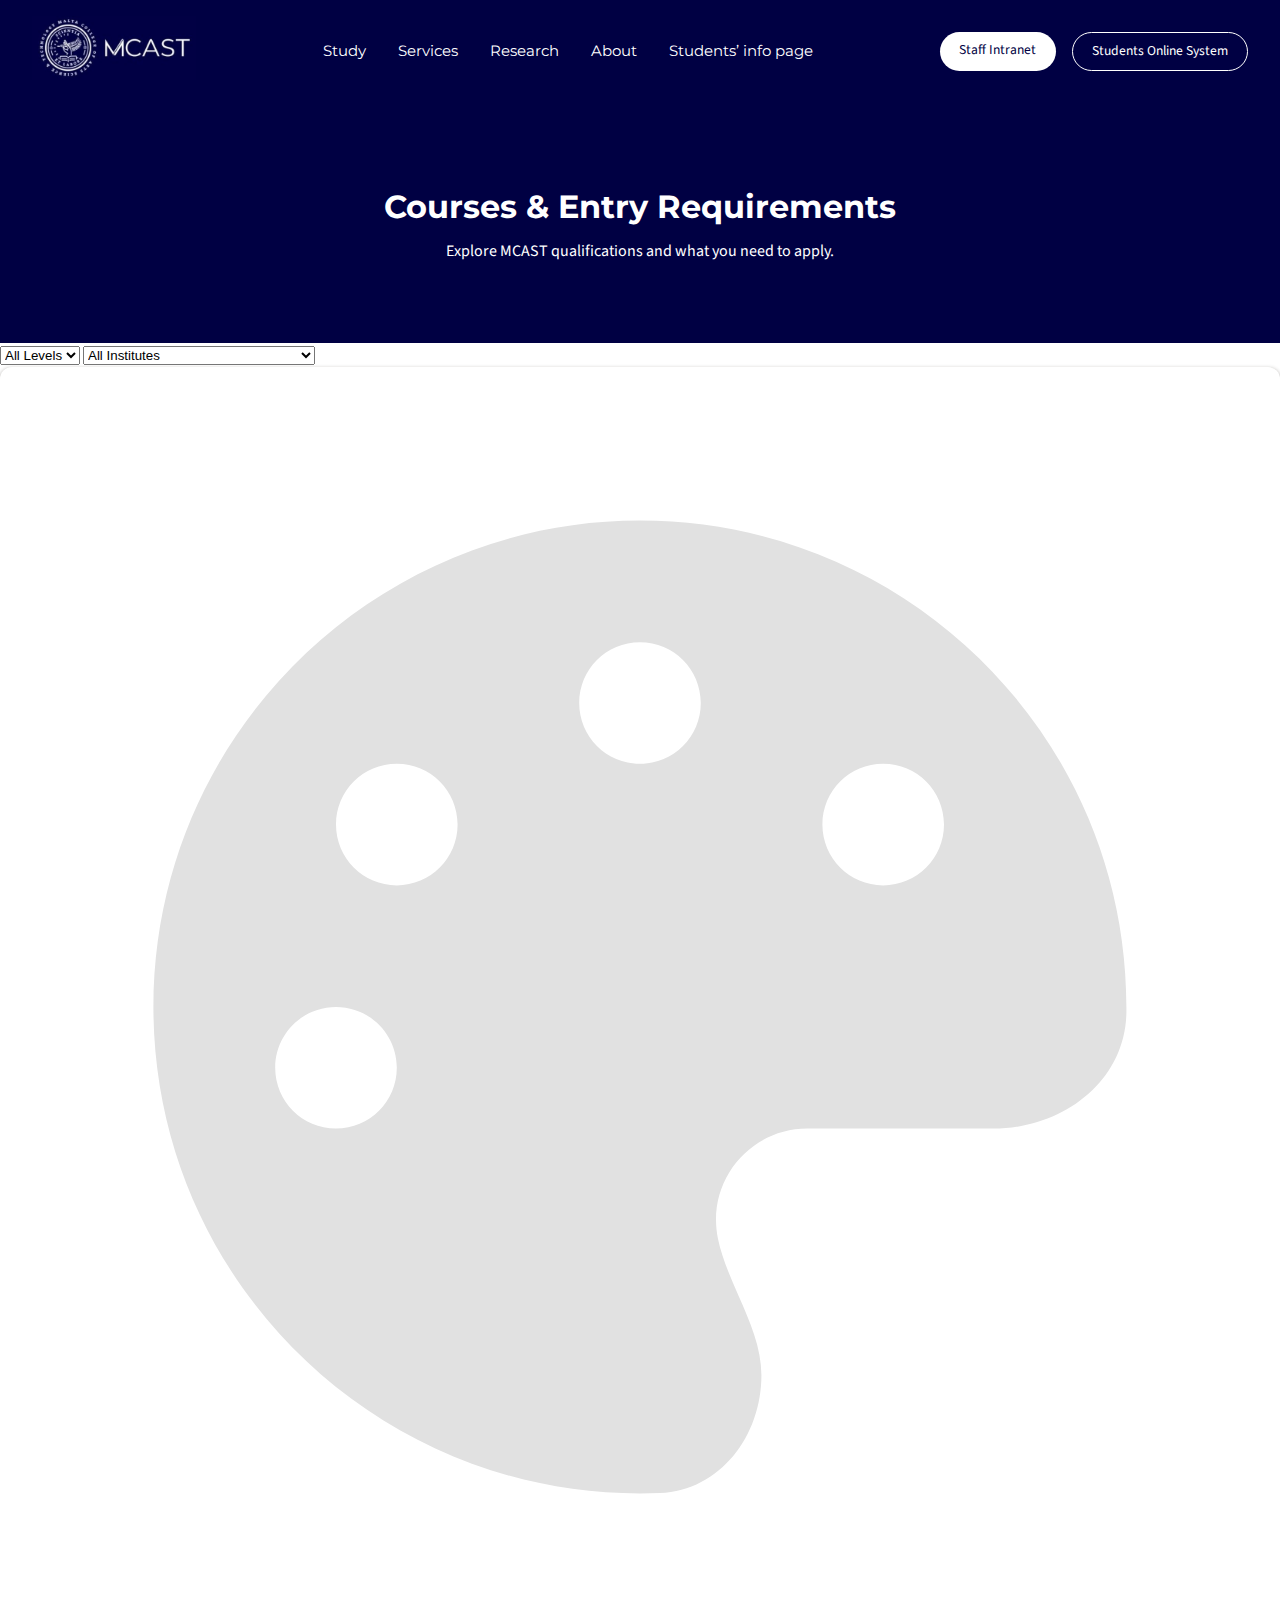
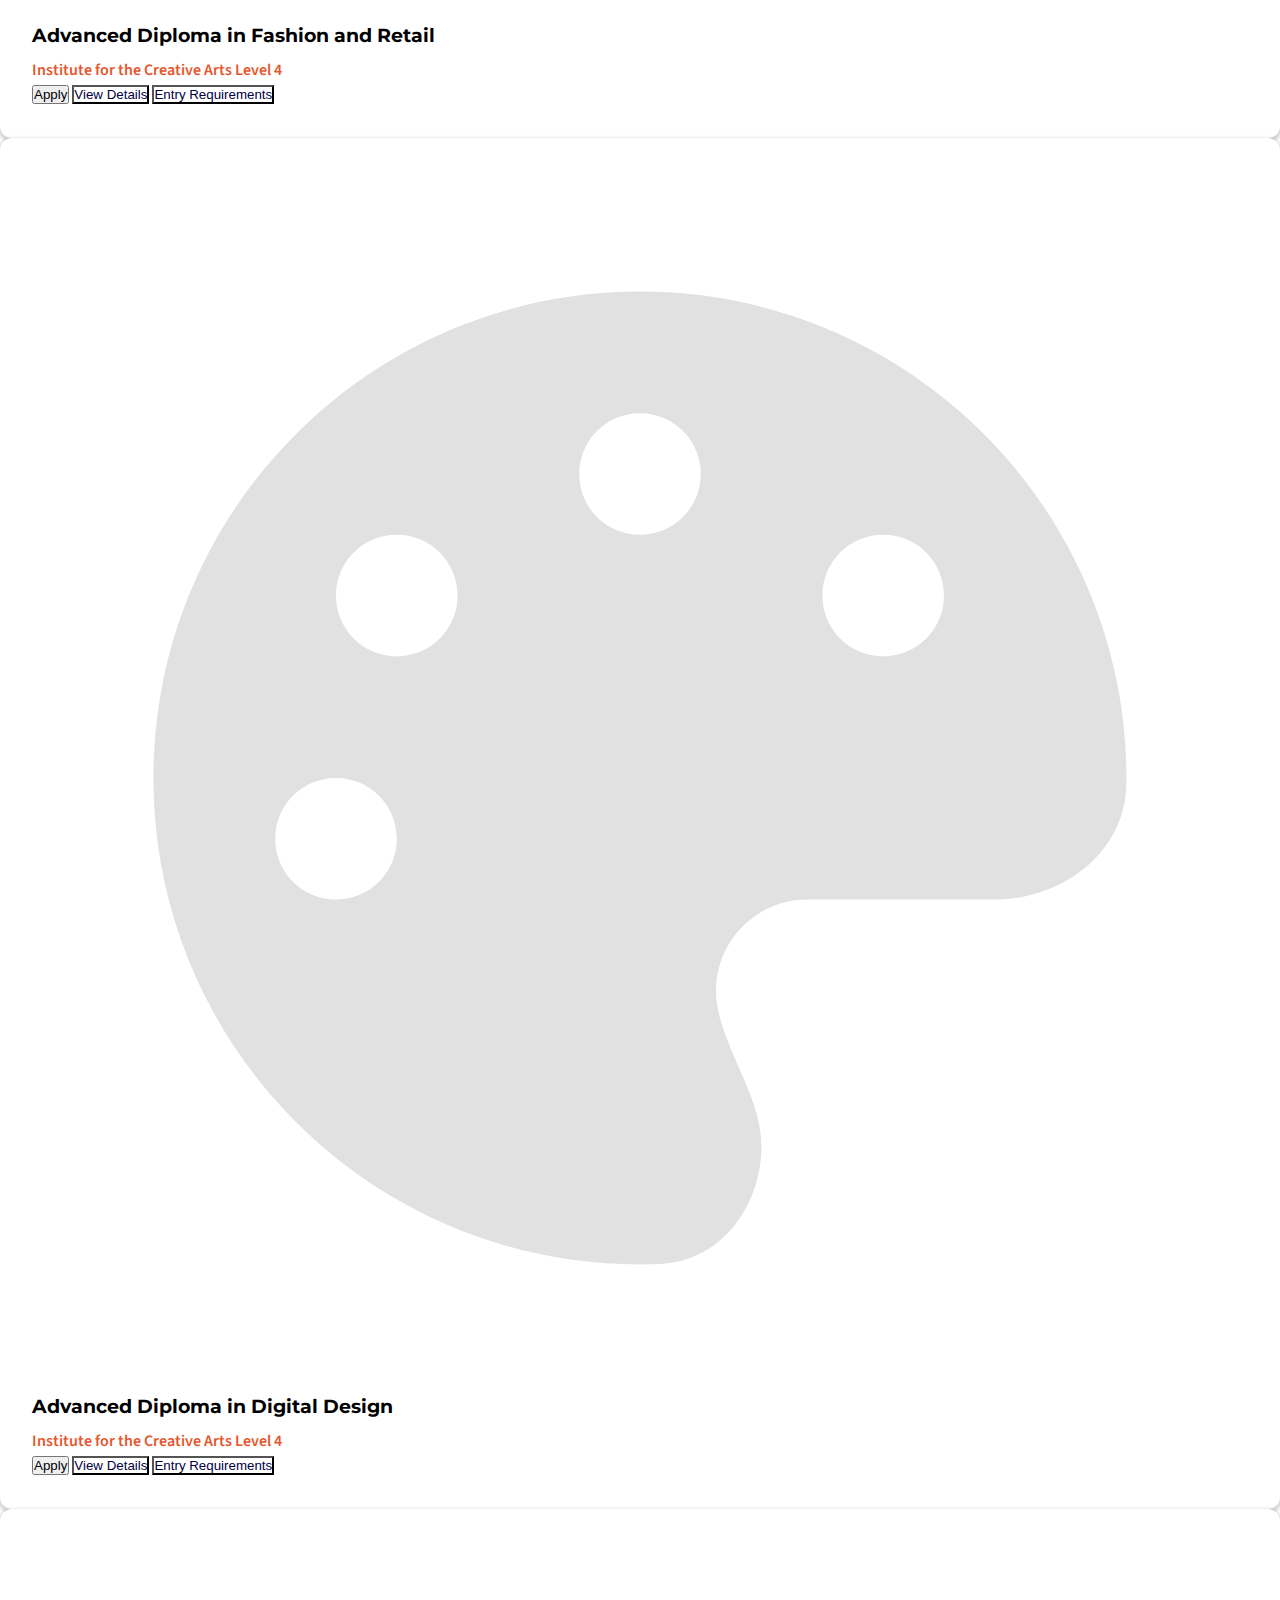
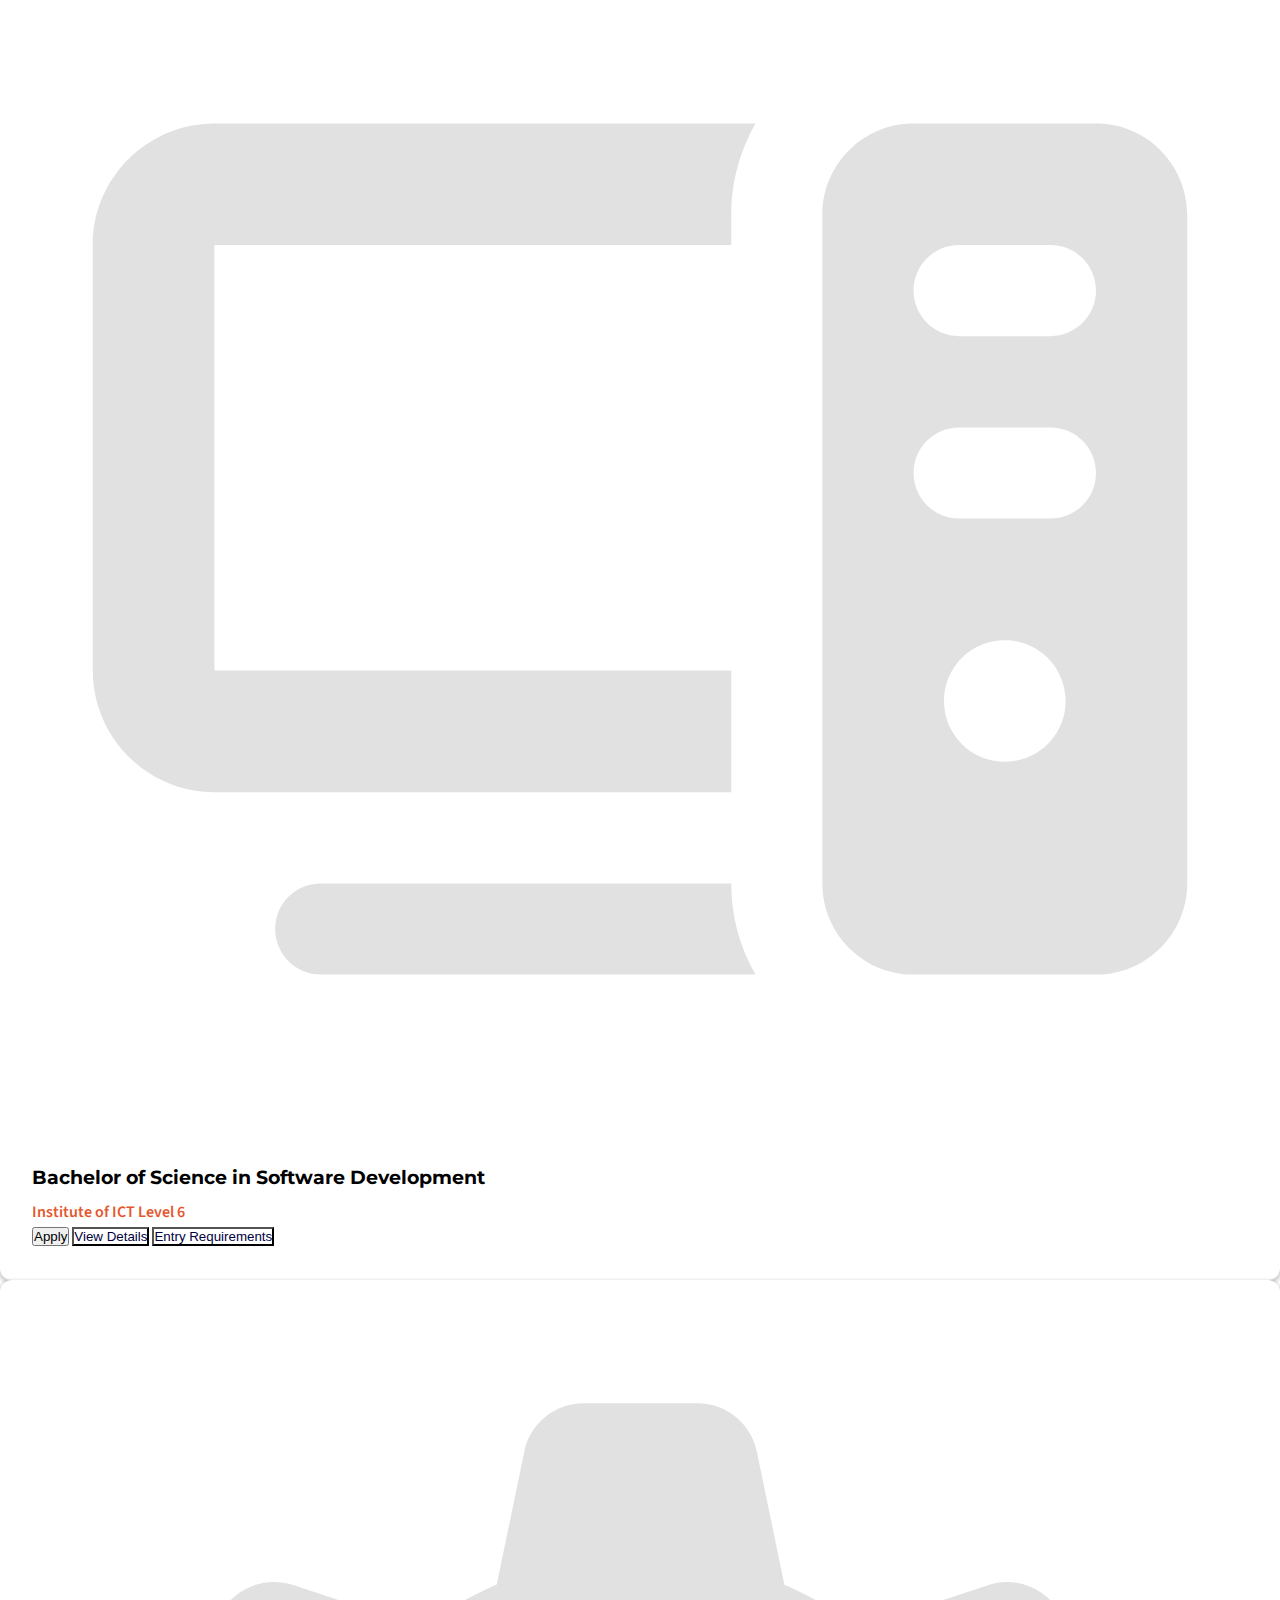
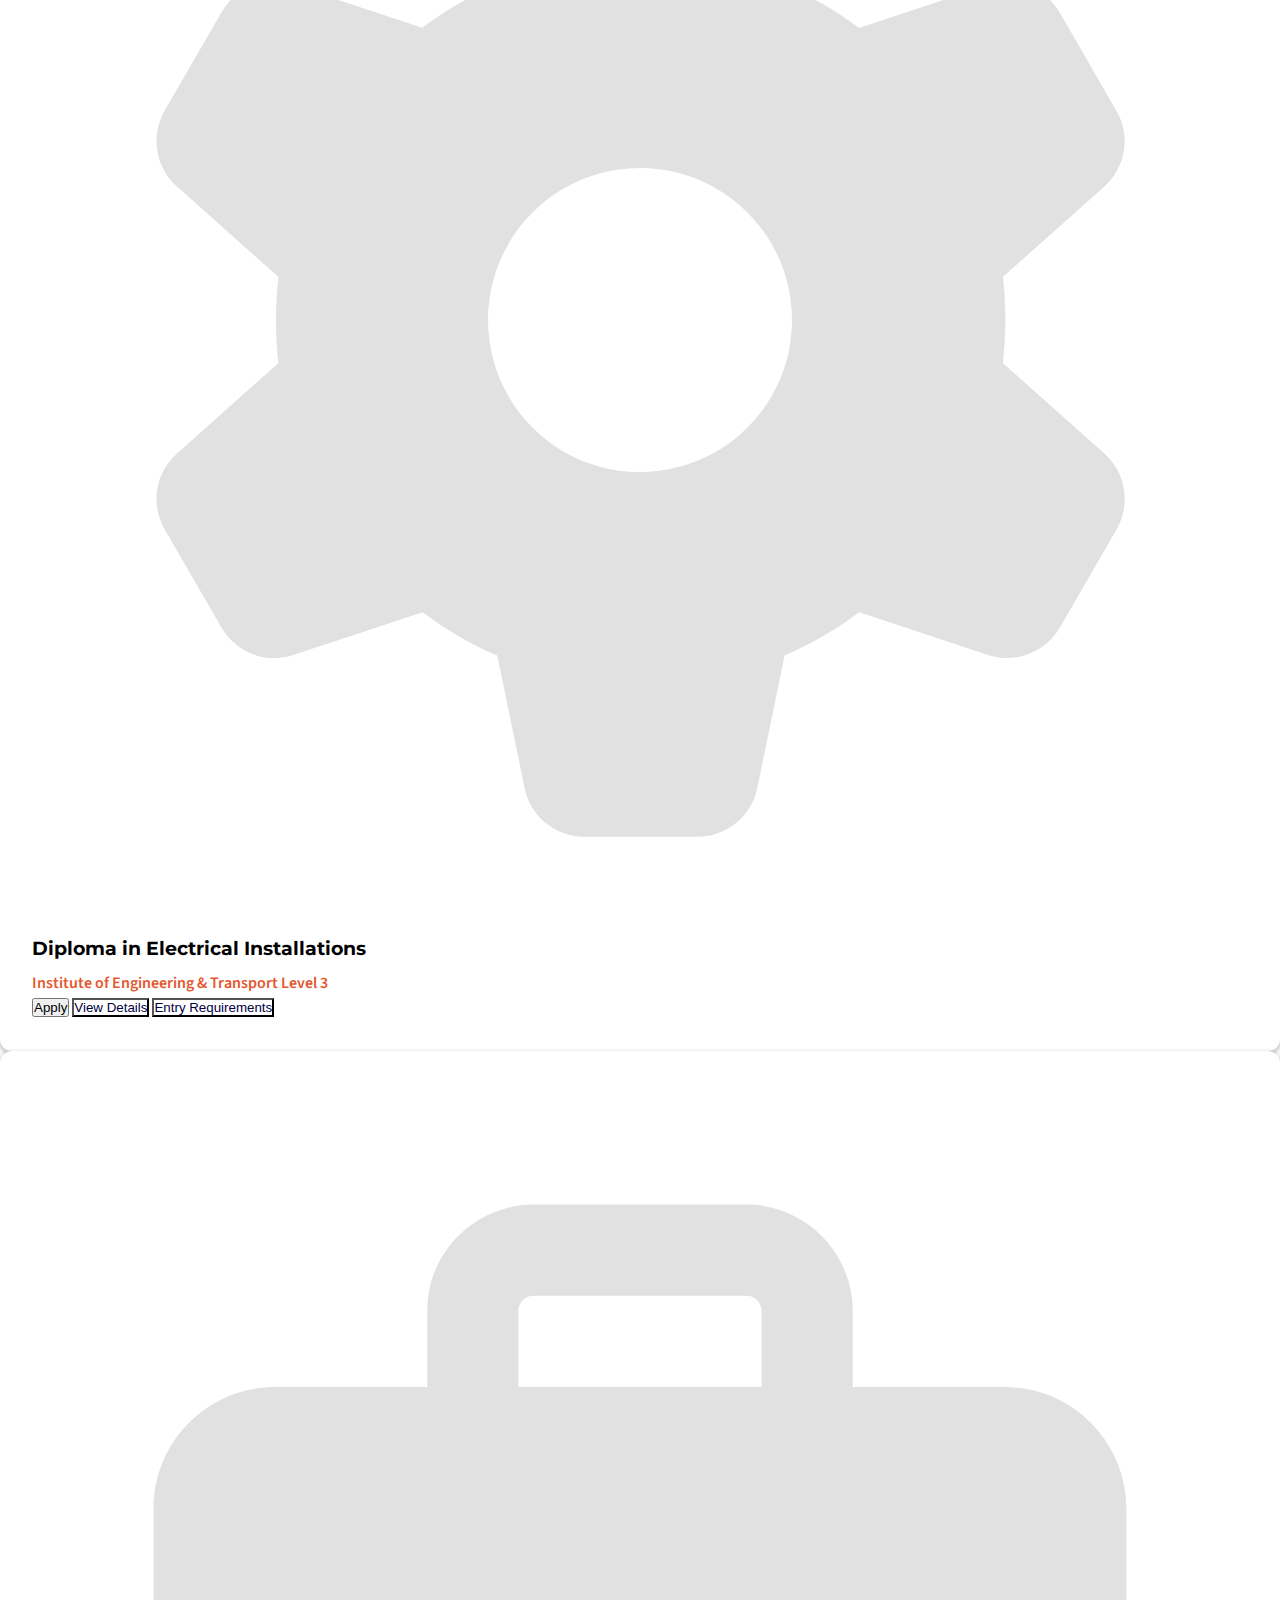
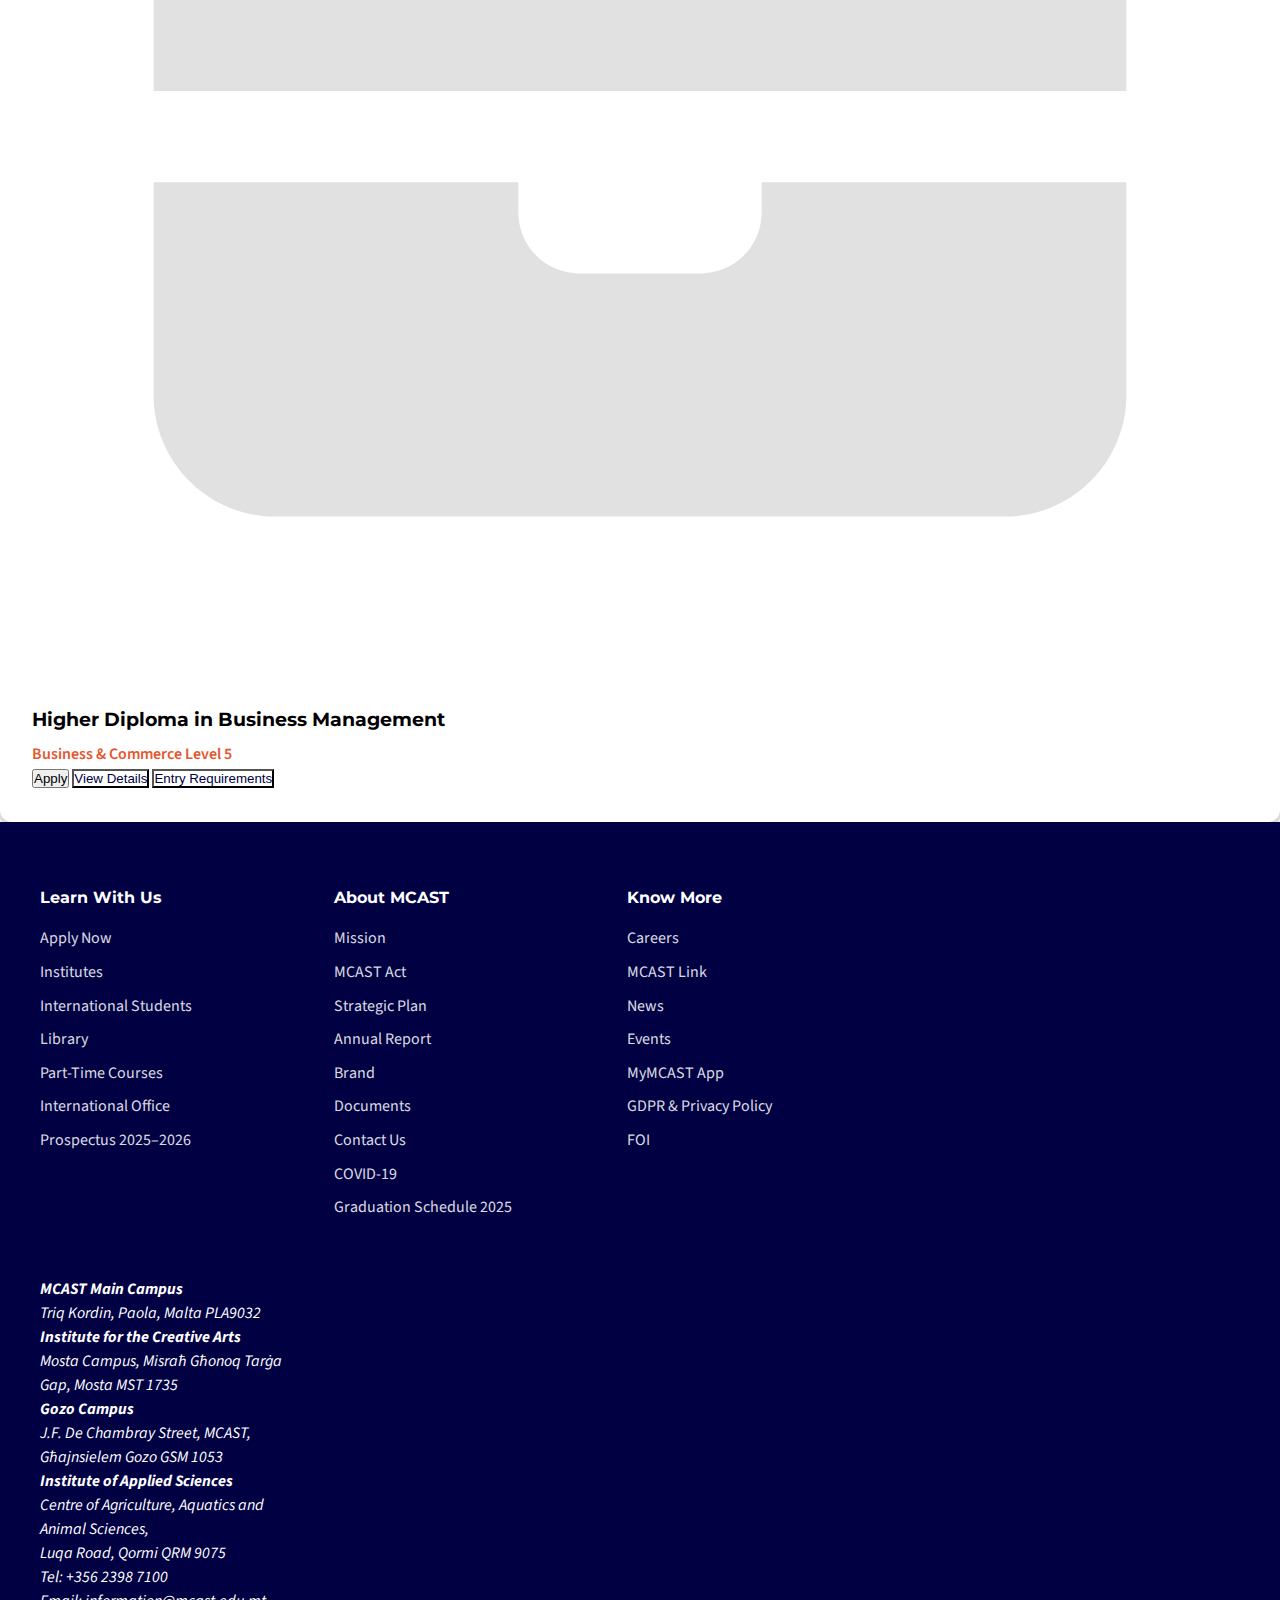
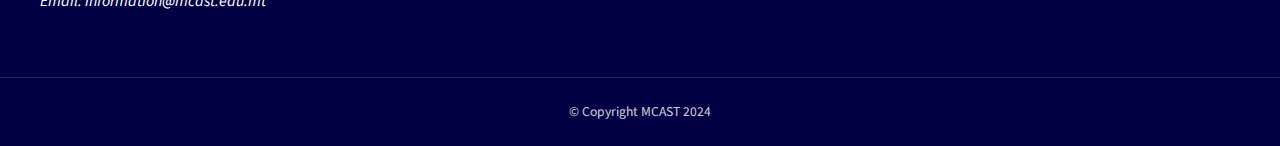
<file: mcast-website/courses.html>
<!DOCTYPE html>
<html lang="en">
<head>
    <meta charset="UTF-8">
    <meta name="viewport" content="width=device-width, initial-scale=1.0">
    <title>Courses & Entry Requirements</title>
    <link rel="stylesheet" href="style.css">
</head>

<script>
const levelFilter = document.getElementById("levelFilter");
const instituteFilter = document.getElementById("instituteFilter");
const courses = document.querySelectorAll(".course-card");

function filterCourses() {
  const level = levelFilter.value;
  const institute = instituteFilter.value;

  courses.forEach(course => {
    const matchesLevel = level === "all" || course.dataset.level === level;
    const matchesInstitute = institute === "all" || course.dataset.institute === institute;

    course.style.display = matchesLevel && matchesInstitute ? "flex" : "none";
  });
}

levelFilter.addEventListener("change", filterCourses);
instituteFilter.addEventListener("change", filterCourses);
</script>


<body>

<header class="site-header">
    <div class="header-inner">

        <!-- Logo -->
        <div class="logo">
            <img src="assets/mcast-logo.jpg" alt="MCAST logo">
        </div>

        <!-- Main navigation -->
        <nav class="main-nav">
            <a href="#">Study</a>
            <a href="#">Services</a>
            <a href="#">Research</a>
            <a href="#">About</a>
            <a href="#">Students’ info page</a>
        </nav>

        <!-- Action buttons -->
        <div class="header-actions">
            <a href="#" class="btn btn-light">Staff Intranet</a>
            <a href="#" class="btn btn-outline">Students Online System</a>
        </div>

    </div>
</header>

<section class="page-hero">
    <h1>Courses & Entry Requirements</h1>
    <p>Explore MCAST qualifications and what you need to apply.</p>
</section>

 <section class="course-filters">
  <select id="levelFilter">
    <option value="all">All Levels</option>
    <option value="1">Level 1</option>
    <option value="2">Level 2</option>
    <option value="3">Level 3</option>
    <option value="4">Level 4</option>
    <option value="5">Level 5</option>
    <option value="6">Level 6</option>
    <option value="7">Level 7</option>
  </select>

  <select id="instituteFilter">
    <option value="all">All Institutes</option>
    <option value="creative">Institute for the Creative Arts</option>
    <option value="business">Business & Commerce</option>
    <option value="engineering">Engineering & Transport</option>
    <option value="ict">ICT</option>
    <option value="applied">Applied Sciences</option>
    <option value="community">Community Services</option>
    <option value="trades">Institute for the Trades</option>
    <option value="gozo">Gozo Campus</option>
    <option value="cle">Centre for Learning & Employability</option>
    <option value="aric">ARIC</option>
  </select>
</section>

<div class="course-card" data-level="4" data-institute="creative">
  <div class="course-left">
    <img src="assets/icons/creative.svg" class="course-icon">

    <div>
      <h3>Advanced Diploma in Fashion and Retail</h3>

      <div class="tags">
        <span>Institute for the Creative Arts</span>
        <span>Level 4</span>
      </div>
    </div>
  </div>

  <div class="course-actions">
    <button class="btn-apply">Apply</button>
    <button class="btn-light">View Details</button>
    <button class="btn-light">Entry Requirements</button>
  </div>
</div>

<div id="coursesList">

      <!-- Creative Arts -->
  <div class="course-card" data-level="4" data-institute="creative">
    <div class="course-left">
      <img src="assets/icons/creative.svg" class="course-icon">

      <div>
        <h3>Advanced Diploma in Digital Design</h3>
        <div class="tags">
          <span>Institute for the Creative Arts</span>
          <span>Level 4</span>
        </div>
      </div>
    </div>

    <div class="course-actions">
      <button class="btn-apply">Apply</button>
      <button class="btn-light">View Details</button>
      <button class="btn-light">Entry Requirements</button>
    </div>
  </div>


  <!-- ICT -->
  <div class="course-card" data-level="6" data-institute="ict">
    <div class="course-left">
      <img src="assets/icons/ict.svg" class="course-icon">

      <div>
        <h3>Bachelor of Science in Software Development</h3>
        <div class="tags">
          <span>Institute of ICT</span>
          <span>Level 6</span>
        </div>
      </div>
    </div>

    <div class="course-actions">
      <button class="btn-apply">Apply</button>
      <button class="btn-light">View Details</button>
      <button class="btn-light">Entry Requirements</button>
    </div>
  </div>


  <!-- Engineering -->
  <div class="course-card" data-level="3" data-institute="engineering">
    <div class="course-left">
      <img src="assets/icons/engineering.svg" class="course-icon">

      <div>
        <h3>Diploma in Electrical Installations</h3>
        <div class="tags">
          <span>Institute of Engineering & Transport</span>
          <span>Level 3</span>
        </div>
      </div>
    </div>

    <div class="course-actions">
      <button class="btn-apply">Apply</button>
      <button class="btn-light">View Details</button>
      <button class="btn-light">Entry Requirements</button>
    </div>
  </div>


  <!-- Business -->
  <div class="course-card" data-level="5" data-institute="business">
    <div class="course-left">
      <img src="assets/icons/business&commerce.svg" class="course-icon">

      <div>
        <h3>Higher Diploma in Business Management</h3>
        <div class="tags">
          <span>Business & Commerce</span>
          <span>Level 5</span>
        </div>
      </div>
    </div>

    <div class="course-actions">
      <button class="btn-apply">Apply</button>
      <button class="btn-light">View Details</button>
      <button class="btn-light">Entry Requirements</button>
    </div>
  </div>


</div>

<footer class="site-footer">
    <div class="footer-container">
 

        <nav class="footer-links">
            <h4>Learn With Us</h4>
            <ul>
                <li><a href="#">Apply Now</a></li>
                <li><a href="#">Institutes</a></li>
                <li><a href="#">International Students</a></li>
                <li><a href="#">Library</a></li>
                <li><a href="#">Part-Time Courses</a></li>
                <li><a href="#">International Office</a></li>
                <li><a href="#">Prospectus 2025–2026</a></li>
            </ul>
        </nav>

        <nav class="footer-links">
            <h4>About MCAST</h4>
            <ul>
                <li><a href="#">Mission</a></li>
                <li><a href="#">MCAST Act</a></li>
                <li><a href="#">Strategic Plan</a></li>
                <li><a href="#">Annual Report</a></li>
                <li><a href="#">Brand</a></li>
                <li><a href="#">Documents</a></li>
                <li><a href="#">Contact Us</a></li>
                <li><a href="#">COVID-19</a></li>
                <li><a href="#">Graduation Schedule 2025</a></li>
            </ul>
        </nav>

         <nav class="footer-links">
            <h4>Know More</h4>
            <ul>
                <li><a href="#">Careers</a></li>
                <li><a href="#">MCAST Link</a></li>
                <li><a href="#">News</a></li>
                <li><a href="#">Events</a></li>
                <li><a href="#">MyMCAST App</a></li>
                <li><a href="#">GDPR & Privacy Policy</a></li>
                <li><a href="#">FOI</a></li>
            </ul>
        </nav>

                    <div class="socials">
                <a href="#" aria-label="Facebook">
                    <img src="assets/icons/facebook-brands-solid-full.svg" alt="Facebook">
                </a>

                <a href="#" aria-label="Instagram">
                    <img src="assets/icons/square-instagram-brands-solid-full.svg" alt="Instagram">
                </a>

                <a href="#" aria-label="X">
                    <img src="assets/icons/x-twitter-brands-solid-full.svg" alt="X">

                </a>

                <a href="#" aria-label="LinkedIn">
                    <img src="assets/icons/linkedin-brands-solid-full.svg" alt="LinkedIn">
                </a>

                <a href="#" aria-label="YouTube">
                    <img src="assets/icons/youtube-brands-solid-full.svg" alt="YouTube">
                </a>
            </div>
 


            <address>
                <p><strong>MCAST Main Campus</strong><br>
                Triq Kordin, Paola, Malta PLA9032</p>

                <p><strong>Institute for the Creative Arts</strong><br>
                Mosta Campus, Misraħ Għonoq Tarġa Gap, Mosta MST 1735</p>

                <p><strong>Gozo Campus</strong><br>
                J.F. De Chambray Street, MCAST, Għajnsielem Gozo GSM 1053</p>

                <p><strong>Institute of Applied Sciences</strong><br>
                Centre of Agriculture, Aquatics and Animal Sciences,<br>
                Luqa Road, Qormi QRM 9075</p>

                <p>
                    Tel: +356 2398 7100<br>
                    Email: information@mcast.edu.mt
                </p>
            </address>
        </div>

    </div>

    <div class="footer-bottom">
        <p>© Copyright MCAST 2024</p>
    </div>
</footer>

 




    
</body>
</html>
</file>
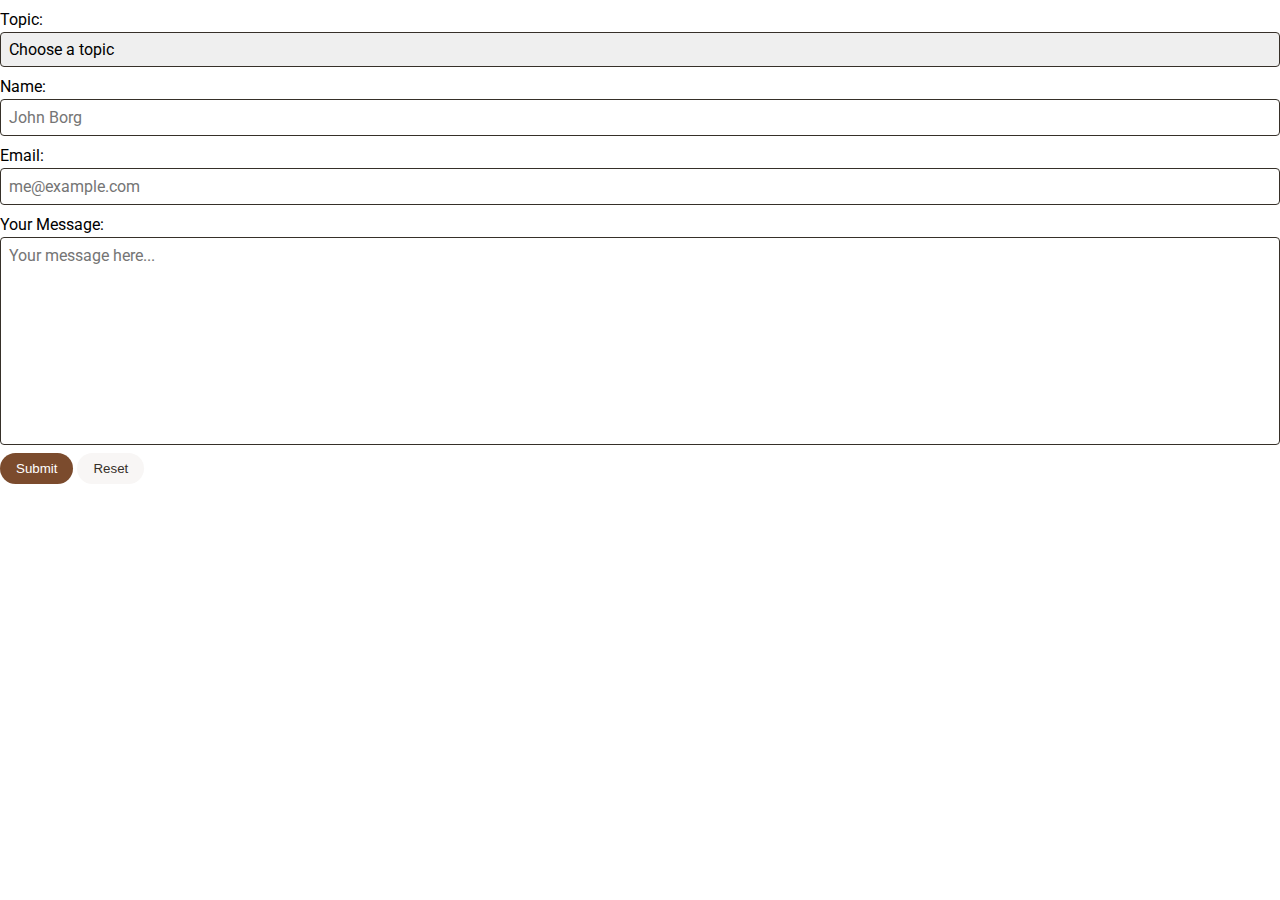
<file: class-examples/coffee/contact.html>
<!DOCTYPE html>
<html lang="en">
<head>
    <meta charset="UTF-8">
    <meta name="viewport" content="width=device-width, initial-scale=1.0">
    <link rel="stylesheet" href="style.css">
    
    <title>Contact Form</title>
</head>
<body>
    
<!-- Form tag automatically opens email -->
<form action="mailto:info@coffee.com" method="post" enctype="text/plain" class="contact-form">

    <div>
        <label for="input-topic">Topic:</label>
        <select name="topic" id="input-topic" required>
            <option value="" disabled selected>Choose a topic</option>
            <option value="I love coffee">I love coffee</option>
            <option value="I hate coffee">I hate coffee</option>    
        </select>
    </div>

    <div>
        <!-- Labels can be linked to inputs using ID-->
    <label for="input-name">Name:</label>
    <input type="text" name="name" id="input-name" placeholder="John Borg" required minlength="4">

    </div>

    <div>
        <label for="input-email">Email:</label>
        <input type="email" name="email" id="input-email" placeholder="me@example.com" required>
        
    </div>

    <div>
        <label for="input-message">Your Message:</label>
        <textarea name="message" id="input-message" placeholder="Your message here..." cols="30"
        rows="10"
        required
        minlength="20"></textarea>
    </div>
    
    <button type="submit" class="btn btn-primary">Submit</button>
    <button type="reset" class="btn btn-secondary">Reset</button>
</form>

</body>
</html>
</file>
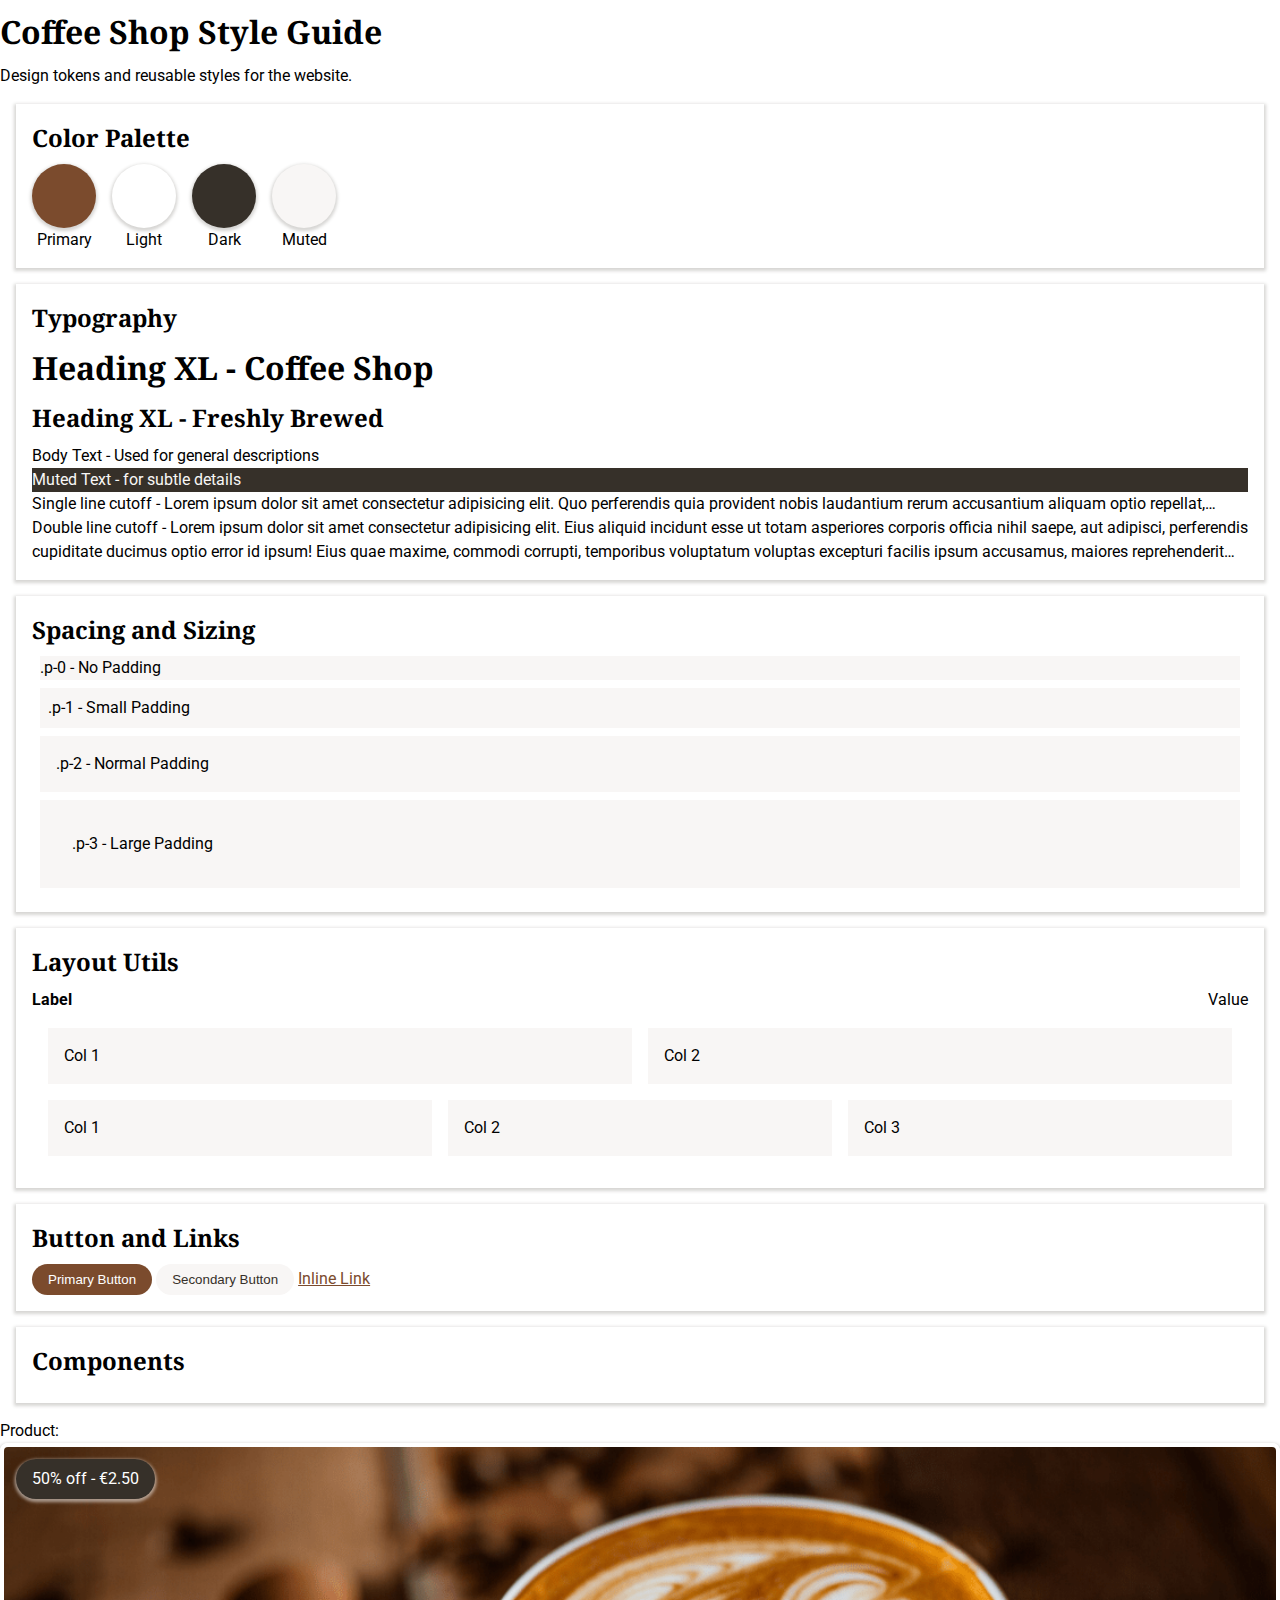
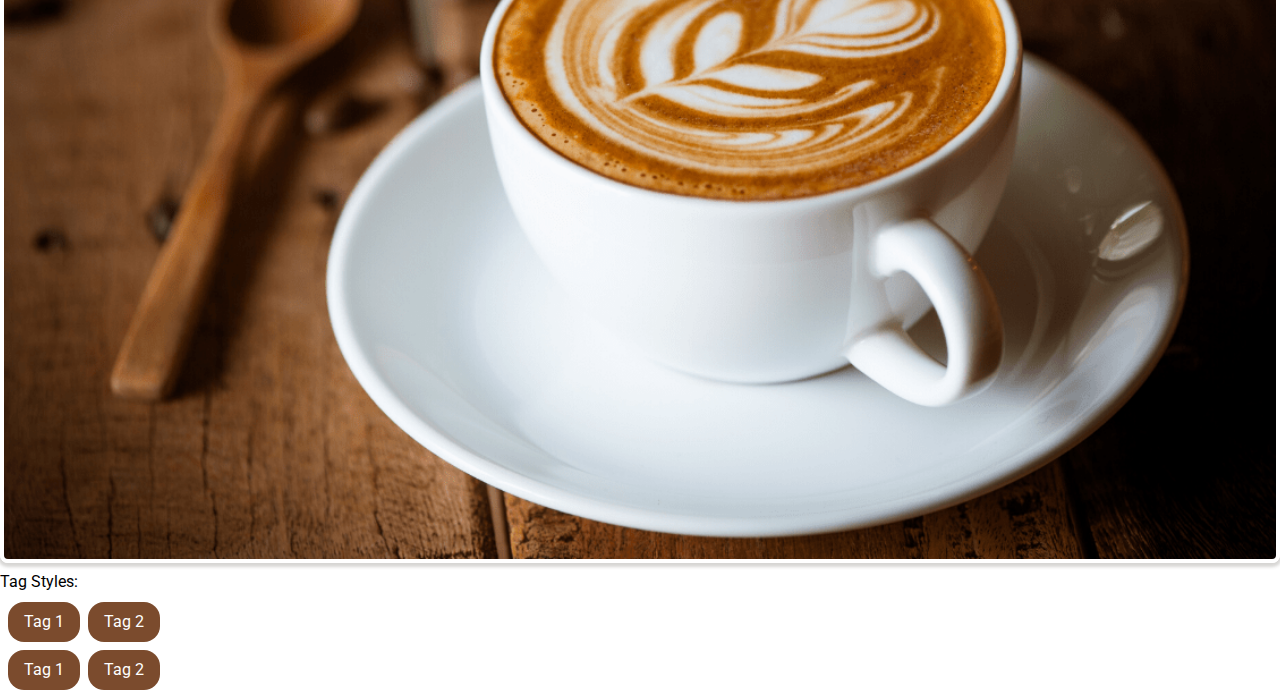
<file: class-examples/coffee/style-guide.html>
<!DOCTYPE html>
<html lang="en">
<head>
    <meta charset="UTF-8">
    <meta name="viewport" content="width=device-width, initial-scale=1.0">
    
    <link rel="stylesheet" href="style.css">
    
    <title>Coffee Shop Style Guide</title>
</head>
<body>
    <main class="container">
        <h1>Coffee Shop Style Guide</h1>
        <p>Design tokens and reusable styles for the website.</p>
        
        <!-- Color Palette -->
        <section id="colors" class="m-2 p-2 shadow-dark">
            <h2>Color Palette</h2>
            
            <article class="swatches d-flex gap-2">
                <!-- Color Swatch -->
                <div class="swatch">
                    <div class="swatch-value bg-primary"></div>
                    <p class="swatch-name">Primary</p>
                </div>
                
                <div class="swatch">
                    <div class="swatch-value bg-light"></div>
                    <p class="swatch-name">Light</p>
                </div>
                
                <!-- Color Swatch -->
                <div class="swatch">
                    <div class="swatch-value bg-dark"></div>
                    <p class="swatch-name">Dark</p>
                </div>
                
                <!-- Color Swatch -->
                <div class="swatch">
                    <div class="swatch-value bg-muted"></div>
                    <p class="swatch-name">Muted</p>
                </div>    
                
                
                
            </article>
            
        </section>

        <!-- Fonts and Typography -->
        <section id="typography" class="m-2 p-2 shadow-dark">
            <h2>Typography</h2>

            <h1 class="heading-xl">Heading XL - Coffee Shop</h1>
            <h2 class="heading-lg">Heading XL - Freshly Brewed</h2>
            <p>Body Text - Used for general descriptions</p>
            <p class="text-muted bg-dark">Muted Text - for subtle details</p>

            <p class="line-1">Single line cutoff - Lorem ipsum dolor sit amet consectetur adipisicing elit. Quo perferendis quia provident nobis laudantium rerum accusantium aliquam optio repellat, earum eveniet minus qui doloremque natus eligendi. Veniam tenetur soluta mollitia ipsam culpa, maiores, reiciendis debitis, vero in dicta hic eos eaque provident enim. Eum deleniti tempore hic fugit amet facere doloremque harum natus necessitatibus vitae velit pariatur quaerat voluptatibus voluptates, quo laborum. Autem, cumque illum? Laboriosam beatae libero molestias soluta fugit officiis laudantium ab consequuntur laborum fugiat aperiam numquam aspernatur ex, autem sunt, alias inventore, optio enim voluptas quaerat veritatis sit minima nisi! Labore autem neque, dicta at temporibus esse commodi assumenda exercitationem vitae necessitatibus, mollitia molestias ipsa quibusdam suscipit omnis magnam dolorem nisi quo adipisci. Eum expedita maiores consequatur, animi voluptatibus sapiente hic esse debitis id, aperiam praesentium similique? Ex cumque earum, molestiae enim asperiores distinctio facere adipisci non repellendus doloribus aliquid sunt inventore a sed animi perspiciatis unde possimus deleniti illo voluptas vero explicabo? Aperiam cupiditate ipsa suscipit saepe quae? A quia neque sint nulla eos quod vel, nihil, perferendis culpa quas esse minus, temporibus debitis. Hic optio qui aspernatur ex reiciendis, nesciunt quibusdam accusantium! Dolor labore sunt suscipit optio odio asperiores quidem, ut eos ullam recusandae non?</p>
            <p class="line-2">Double line cutoff - Lorem ipsum dolor sit amet consectetur adipisicing elit. Eius aliquid incidunt esse ut totam asperiores corporis officia nihil saepe, aut adipisci, perferendis cupiditate ducimus optio error id ipsum! Eius quae maxime, commodi corrupti, temporibus voluptatum voluptas excepturi facilis ipsum accusamus, maiores reprehenderit animi! Hic distinctio explicabo officia ipsa quas nam ea? Porro eligendi hic iste autem minus? Dolore libero magnam dicta itaque? Minus nobis fugit accusantium molestias corrupti quaerat facilis doloribus quo libero eos dolorem aliquam sit, deleniti corporis quis ut! Ullam, quam quas? Possimus, veritatis illo quas minima, animi reiciendis nemo ullam et suscipit vero, consequatur veniam laborum eaque reprehenderit nobis sit tenetur iste at dolore rem enim ratione iusto quis corporis! Deleniti inventore nam expedita, quis eligendi illo aliquid repellendus natus sed nobis, modi dolorum provident deserunt perferendis nihil molestiae veniam. Porro, libero obcaecati mollitia eos excepturi commodi nemo aliquid temporibus cumque accusamus rem quis, suscipit quas. Non eveniet tempore, quidem accusantium enim impedit tempora. Corporis, porro incidunt facere, pariatur dolores assumenda quam velit delectus maiores soluta architecto iusto totam natus! Molestias quas minus consequuntur molestiae asperiores quo sit qui perspiciatis blanditiis, dignissimos veritatis, accusamus dolorem eius tempore repudiandae quasi natus laborum perferendis distinctio consectetur nihil sunt vero.</p>
        </section>

        <!-- Spacing and Sizing -->
         <section id="spacing" class="m-2 p-2 shadow-dark">
            <h2>Spacing and Sizing</h2>

             
             <div class="bg-muted p-0 m-1">.p-0 - No Padding</div>
             <div class="bg-muted p-1 m-1">.p-1 - Small Padding</div>
             <div class="bg-muted p-2 m-1">.p-2 - Normal Padding</div>
             <div class="bg-muted p-3 m-1">.p-3 - Large Padding</div>


         </section>

         <!-- Layout Utils -->
         <section id="layout" class="m-2 p-2 shadow-dark">
            <h2>Layout Utils</h2>

            <div class="d-flex flex-between">
                <strong>Label</strong> <!-- bold -->
                <span>Value</span>     <!-- text -->
            </div>

            <div class="grid-2col gap-2 m-2">
                <div class="bg-muted p-2">Col 1</div>
                <div class="bg-muted p-2">Col 2</div>

            </div>

            <div class="grid-3col gap-2 m-2">
                <div class="bg-muted p-2">Col 1</div>
                <div class="bg-muted p-2">Col 2</div>
                <div class="bg-muted p-2">Col 3</div>
            </div>
         </section>

         <!-- Buttons and Links -->
        <section id="buttons" class="m-2 p-2 shadow-dark">
            <h2>Button and Links</h2>

            <button class="btn btn-primary">Primary Button</button>
            <button class="btn btn-secondary">Secondary Button</button>
            <a href="#" class="link">Inline Link</a>
        </section>

        <!-- Components -->
         <section id="components" class="m-2 p-2 shadow-dark">
            <h2>Components</h2>
         </section>

        <!-- Product Image -->
         <p>Product:</p>
         <figure class="product-image">
            <img src="assets/Cup-Of-Creamy-Coffee.png" alt="">
            <figcaption class="product-tag">50% off - &euro;2.50</figcaption>
         </figure>

         <p>Tag Styles:</p>
         <ul class="tags m-1">
            <li class="tag-item">Tag 1</li>
            <li class="tag-item">Tag 2</li>
         </ul>

        <div class="tags m-1">
            <a href="#" class="tag-item">Tag 1</a>
            <a href="#" class="tag-item">Tag 2</a></div>
    </main>
</body>
</html>
</file>
<file: style.css>
/* Imports the google fonts */
@import url('https://fonts.googleapis.com/css2?family=Montserrat:ital,wght@0,100..900;1,100..900&family=Source+Sans+3:ital,wght@0,200..900;1,200..900&display=swap');

:root {
    --primary: #000043;
    --primary-tint: #131367;
    --primary-shade: #000025;
    --primary-fade: #000043bf;

    --secondary: #e4572e;
    --secondary-tint: #e97555;
    --secondary-shade: #a33315;
    
    --light: #ffffff;
    --dark: #00000D;
    --dark-fade: #00000059;

    --muted: #E1E1E1;
    --muted-tint: #fafafa;
    --muted-shade: #bbbbbb;
    --muted-fade: #ffffffd8;

    --font-normal: 'Source Sans 3', Arial, sans-serif;
    --font-heading: 'Montserrat', serif;

    --space-0: 0;  /* 0px */
    --space-1: 0.5rem; /* 8px */
    --space-2: 1rem; /* 16px */
    --space-3: 2rem; /* 32px */ 

    --shadow-dark: 0 0.1rem 0.2rem 0.1rem rgba(54, 48, 41, 0.2);
    --shadow-light: 0 0.1rem 0.2rem 0.1rem rgba(255, 255, 255, 0.5);
}

*{
    box-sizing:border-box;
    margin: 0;
    padding: 0;
}

body {
    font-family: var(--font-normal);
    line-height: 1.5;
}

h1, h2, h3, h4, h5, h6 {
    font-family: var(--font-heading);
    margin-bottom: 0.5rem;
}


/* ================= HEADER BASE (DESKTOP) ================= */

.site-header {
    background-color: var(--primary);
    padding: 1rem 2rem;
    position: relative;
    z-index: 1000;
}

.header-inner {
    display: flex;
    align-items: center;
    justify-content: space-between;
    max-width: 1400px;
    margin: 0 auto;
}

/* Logo */
.logo img {
    height: 64px;
    width: auto;
}

/* Hide checkbox */
#menu-checkbox {
    display: none;
}

/* Hide hamburger on desktop */
.menu-toggle {
    display: none;
    font-size: 28px;
    color: var(--light);
    cursor: pointer;
}

/* Desktop nav */
.main-nav {
    display: flex;
}

.main-nav ul {
    display: flex;
    gap: 2rem;
    list-style: none;
}

.main-nav a {
    color: var(--muted);
    text-decoration: none;
    font-family: var(--font-heading);
    font-size: 0.95rem;
}

.main-nav a:hover {
    text-decoration: underline;
    color: var(--muted-tint);
}

.main-nav a:active {
    color: var(--muted-shade);
}

/* Header buttons */
.header-actions {
    display: flex;
    gap: 1rem;
}

.btn {
    padding: 0.5rem 1.2rem;
    border-radius: 999px;
    font-size: 0.85rem;
    text-decoration: none;
    white-space: nowrap;
}

.btn-light {
    background-color: var(--muted);
    color: var(--primary);
}

.btn-outline {
    border: 1px solid var(--muted);
    color: var(--muted);
    background: transparent;
}


/* ================= MOBILE HEADER ================= */

@media (max-width: 768px) {

    .header-inner {
        flex-wrap: wrap;
    }

    /* Show hamburger */
    .menu-toggle {
        display: block;
        margin-left: auto;
    }

    /* Stack nav below header */
    .main-nav {
        width: 100%;
        order: 3;
        background: var(--primary);

        max-height: 0;
        overflow: hidden;
        transition: max-height 0.3s ease;
    }

    .main-nav ul {
        flex-direction: column;
        gap: 1rem;
        padding: 1rem 0;
    }

    .main-nav a {
        color: var(--light);
        display: block;
        padding: 0.5rem 0;
    }

    /* Hide header buttons on mobile */
    .header-actions {
        display: none;
    }

    /* Checkbox opens menu */
    #menu-checkbox:checked ~ .main-nav {
        max-height: 400px;
    }
}


.btn-outline:hover {
    border: 1px solid var(--muted-tint);
    color: var(--muted-tint);
    background: transparent;
}

.btn-outline:active {
    border: 1px solid var(--muted-shade);
    color: var(--muted-shade);
    background: transparent;
}

.hero {
    background-image: url(assets/mcast-my-future.jpg);  
    background-size: cover;
    background-position: center bottom;
    background-repeat: no-repeat;

    min-height: 100vh;
    display: flex;
    align-items: center;

    padding: 4rem 2.5rem;
    position: relative;
}

.hero::before {
    content: "";
    position: absolute;
    inset: 0;
    background: var(--dark-fade);
}

.hero-content {
    position: relative;
    max-width: 600px;
    color: var(--light);
}

.hero h1 {
    font-size: 3rem;
    font-weight: 600;
    margin-bottom: 1.5rem;
}

.search-bar {
    display: flex;
    align-items: center;

    background: var(--light);
    border-radius: 999px;
    overflow: hidden;

    max-width: 480px;
    box-shadow: var(--shadow-dark);
}

.search-bar input {
    flex: 1;
    border: none;
    padding: 1rem 1.25rem;
    font-size: 1rem;
    font-family: var(--font-normal);
}

.search-bar input:focus {
    outline: none;
}

.search-bar .button {
    border: none;
    background: transparent;
    padding: 0 1.25rem;
    font-size: 1.2rem;
    cursor: pointer;
    color: var(--primary);
}
.search-bar .button img {
    width: 1.5rem;
    height: 1.5rem;
}

@media (max-width: 768px) {
    .hero h1 {
        font-size: 2.2rem;
    }

    .hero {
        padding: 3rem 1.5rem;
    }
}

.quick-links {
    padding: 4rem 2.5rem;
    background: var(--muted-tint);
}

 .cards {
    display: grid;
    grid-template-columns: repeat(4, 1fr);
    gap: 2rem;
    max-width: 1200px;
    margin: 0 auto;
}

.card {
    position: relative;
    border-radius: 1rem;
    overflow: hidden;

    height: 220px;
    box-shadow: var(--shadow-dark);
    text-decoration: none;

    display: flex;
    align-items: flex-end;
}

.card img {
    position: absolute;
    inset: 0;
    width: 100%;
    height: 100%;
    object-fit: cover;
}

.card::after {
    content: "";
    position: absolute;
    inset: 0;
    background: var(--dark-fade);
}

.card span {
    position: relative;
    z-index: 1;

    background: var(--muted-fade) ;
    color: var(--primary);

    padding: 0.75rem 1.25rem;
    margin: 1rem;
    border-radius: 0.5rem;

    font-family: var(--font-heading);
    font-weight: 500;
}

.card span:hover{
    position: relative;
    z-index: 1;

    background: var(--muted-tint) ;
    color: var(--primary-tint);

    padding: 0.75rem 1.25rem;
    margin: 1rem;
    border-radius: 0.5rem;

    font-family: var(--font-heading);
    font-weight: 500;
}

.card span:active{
    position: relative;
    z-index: 1;

    background: var(--muted-shade) ;
    color: var(--primary-shade);

    padding: 0.75rem 1.25rem;
    margin: 1rem;
    border-radius: 0.5rem;

    font-family: var(--font-heading);
    font-weight: 500;
}

.card:hover {
    transform: translateY(-4px);
    transition: transform 0.2s ease;
}

@media (max-width: 768px) {
    .cards {
        grid-template-columns: 1fr;
    }

    .card {
        height: 200px;
    }
}

@media (max-width: 1024px) {
    .cards {
        grid-template-columns: repeat(2, 1fr);
    }
}

@media (max-width: 600px) {
    .cards {
        grid-template-columns: 1fr;
    }
}

.why-mcast {
    background: var(--primary);
    color: var(--light);
    padding: 4rem 2.5rem;
}

.why-content {
    max-width: 800px;
    margin: 0 auto;
    text-align: center;
}

.why-content h2 {
    font-family: var(--font-heading);
    margin-bottom: 1rem;
}

.why-content p {
     
    margin-bottom: 2rem;
}

.why-mcast {
    background-image: url("assets/why-choose-mcast.jpg");
    background-size: 100% auto;       
    background-repeat: no-repeat;
    background-position: top center;
    position: relative;
    min-height: 90vh; 
}

 
.why-overlay {  
    padding: 5rem 2.5rem;
    background: var(--primary-fade);
}

.why-content {
    max-width: 800px;
    margin: 0 auto;
    text-align: center;
    color: var(--light);
}

.why-mcast a {
    color: var(--secondary);
    font-weight: 500;
    text-decoration: underline;
}

.why-mcast a:hover {
    color: var(--secondary-tint);
}

.why-mcast a:active {
    color: var(--secondary-shade);
}

.site-footer {
    background: var(--primary);
    color: var(--light);
}

.footer-container {
    max-width: 1400px;
    margin: 0 auto;
    padding: 4rem 2.5rem;

    display: grid;
    grid-template-columns: 1fr 1fr 1fr 1.3fr;
    gap: 3rem;
}

.footer-links h4 {
    font-family: var(--font-heading);
    margin-bottom: 1rem;
}

.footer-links ul {
    list-style: none;
}

.footer-links li {
    margin-bottom: 0.6rem;
}

.footer-links a {
    color: var(--muted);
    text-decoration: none;
}

.footer-links a:hover {
    color: var(--muted-tint);
    text-decoration: underline;
}

.footer-links a:active {
    color: var(--muted-shade);
    text-decoration: underline;
}

.footer-contact {
    font-size: 0.9rem;
    line-height: 1.6;
}

.footer-contact p {
    margin-bottom: 1rem;
}

.socials {
    display: flex;
    gap: 1rem;
    margin-bottom: 1.5rem;
}

.socials a {
    color: var(--light);
    text-decoration: none;
    opacity: 0.85;
}

.socials a:hover {
    opacity: 1;
}

.socials a:active {
    opacity: 0.4;
}

.socials img {
    width: 2rem;
    height: 2rem;
}

.footer-bottom {
    border-top: 1px solid var(--muted-shade);
    text-align: center;
    padding: 1.5rem;
    font-size: 0.85rem;
    opacity: 0.8;
}

@media (max-width: 768px) {
    .footer-container {
        grid-template-columns: 1fr;
        text-align: center;
    }

    .socials {
        justify-content: center;
    }
}

.page-hero {
    background: var(--primary);
    color: var(--light);
    padding: 5rem 2.5rem;
    text-align: center;
}

.course-card {
  display: flex;
  justify-content: space-between;
  align-items: center;
  background: linear-gradient(90deg, var(--primary), var(--primary-tint));
  padding: 1.5rem 2rem;
  border-radius: 1.2rem;
  margin-bottom: 1rem;
  color: var(--light);
  box-shadow: var(--shadow-dark);
}

.course-left {
  display: flex;
  gap: 1.5rem;
  align-items: center;
}

.course-icon {
  width: 50px;
  height: 50px;
}

.tags span {
  background: var(--light);
  color: var(--primary);
  padding: 0.3rem 0.8rem;
  border-radius: 0.6rem;
  font-size: 0.8rem;
  margin-right: 0.5rem;
}

.course-actions {
  display: flex;
  gap: 0.8rem;
}

.btn-apply {
  background: var(--secondary);
  border: none;
  padding: 0.6rem 1.4rem;
  border-radius: 999px;
  color: var(--light);
  font-weight: 600;

}

.btn-apply:hover {
  background: var(--secondary-tint);
  border: none;
  padding: 0.6rem 1.4rem;
  border-radius: 999px;
  color: var(--light);
  font-weight: 600;

}

.btn-apply:active {
  background: var(--secondary-shade);
  border: none;
  padding: 0.6rem 1.4rem;
  border-radius: 999px;
  color: var(--light);
  font-weight: 600;

}

.btn-light {
  background: var(--muted);
  border: none;
  padding: 0.6rem 1.2rem;
  border-radius: 999px;
  color: var(--primary);
  font-family: var(--font-normal);
}

.btn-light:hover {
  background: var(--muted-tint);
  border: none;
  padding: 0.6rem 1.2rem;
  border-radius: 999px;
  color: var(--primary);
  font-family: var(--font-normal);
}

.btn-light:active {
  background: var(--muted-shade);
  border: none;
  padding: 0.6rem 1.2rem;
  border-radius: 999px;
  color: var(--primary);
  font-family: var(--font-normal);
}

#coursesList {
    padding: 1.2rem;
}

/* MOBILE COURSE CARDS */
@media (max-width: 768px) {

  .course-card {
    flex-direction: column;
    align-items: flex-start;
    padding: 1.2rem;
    gap: 1rem;
  }

  .course-left {
    width: 100%;
    gap: 1rem;
  }

  .course-icon {
    width: 42px;
    height: 42px;
  }

  .course-left h3 {
    font-size: 1rem;
    line-height: 1.3;
  }

  .tags {
    margin-top: 0.3rem;
  }

  .tags span {
    display: inline-block;
    margin-bottom: 0.4rem;
  }

  .course-actions {
    width: 100%;
    flex-direction: column;
    gap: 0.6rem;
  }

  .course-actions button {
    width: 100%;
    text-align: center;
    padding: 0.7rem 1rem;
    font-size: 0.9rem;
  }

}


.form-wrapper { 
    max-width: 400px;
    margin: 0 auto;
    padding: 1.2rem 0;
}

/* Shared input styles */
.form-wrapper input,
.form-wrapper textarea {
    padding: 5px;
    width: 100%;
    font-family: var(--font-normal);
    box-sizing: border-box;
    
}

/* NAME + SURNAME ROW */
.name-wrapper {
    display: flex;
    gap: 1rem;
    padding-bottom: 1rem;
}

/* Make both inputs stretch equally */
.name-wrapper input {
    flex: 1;
}

/* EMAIL */
.email-wrapper {
    padding-bottom: 1rem;
}

/* TEXTAREA */
.text-area-wrapper {
    padding-bottom: 1rem;
}

.text-area-wrapper textarea {
    min-height: 150px;
}

/* PLACEHOLDERS */
input::placeholder,
textarea::placeholder {
    font-family: var(--font-normal);
    font-size: 14px;
}

/* BUTTONS */
.btn.btn-secondary,
.btn.btn-primary {
    font-family: var(--font-normal);
}

.button-wrapper {
    display: flex;
    gap: 1rem;
}

.button-wrapper .btn {
    flex: 1;
    padding: 0.75rem;
    border-radius: 6px;   
    font-family: var(--font-normal);
    cursor: pointer;
    border: none;
}

@media (max-width: 480px) {
    .button-wrapper {
        flex-direction: column;
    }
}

.btn-submit {
    background: var(--secondary);
    color: var(--light);
}

.btn-reset {
    background: var(--muted);
    border: 2px solid var(--secondary);
    color: var(--secondary);
}

.btn-submit:hover{
    background: var(--secondary-tint);
}

.btn-reset:hover {
    background: var(--muted-tint);
}

.btn-submit:active{
    background: var(--secondary-shade);
}

.btn-reset:active {
    background: var(--muted-shade);
}

.map-section {
  margin-top: 4rem;
  padding: 0 2rem;
}

.map-container {
  position: relative;
  width: 100%;
  padding-bottom: 56.25%; /* 16:9 aspect ratio */
  border-radius: 12px;
  overflow: hidden;
}

.map-container iframe {
  position: absolute;
  inset: 0;
  width: 100%;
  height: 100%;
  border: 0;
}



.info-section{
    max-width: 600px;
    margin: 0 auto;
    padding: 1.2rem 0;

    .hub-info{
        padding-bottom: 3rem;

        img{
            padding-bottom: 1rem;
            width: 100%;
        }
    }
}

.info-section a{
    color: var(--primary);
}

.info-section a:hover{
    color: var(--primary-tint);
}

.info-section a:active{
    color: var(--primary-shade);
}

.faq{
    padding: 1.2rem;
}

.questions{
    list-style: none;

    li{
        padding: 1rem 1rem;
        background-color: var(--primary);
        color: var(--light);

        a{
            color: var(--secondary);
        }

        a:hover{
            color: var(--secondary-tint);
        }

        a:active{
            color: var(--secondary-shade);
        }
    }
    li:nth-child(even){
        background-color: var(--muted);
        color: var(--dark);
    }
    li:first-child{
        border-radius: 8px 8px 0 0;
    }

     li:last-child{
        border-radius: 0 0 8px 8px;
    }

}

.contact-info{
    padding: 2rem;
}
.contact-list{
    list-style: none;

    li{
        background: var(--primary-tint);
        color: var(--light);
        padding: 2rem;
        margin-bottom: 1rem;
        border-radius: 8px;
        box-shadow: var(--shadow-dark);
    }

    a{
        color: var(--secondary);
    }

    a:hover{
        color: var(--secondary-tint);
    }

    a:active{
        color: var(--secondary-shade);
    }
}

/* ================================
   Student Support Services Page
================================ */
.support-hero {
    width: 100%;
    margin: 0;
    background: url("assets/support-hero.jpg") center/cover no-repeat;
}

.support-overlay {
    background: var(--primary-fade);
    padding: 6rem 2rem;
}

.support-hero-content {
    max-width: 900px;
    margin: 0 auto;
    text-align: center;
    color: var(--light);
}

.support-hero-content h1 {
    font-family: var(--font-heading);
    font-size: 2.6rem;
    margin-bottom: 1rem;
}

.support-hero-content p {
    font-family: var(--font-normal);
    font-size: 1rem;
    opacity: 0.95;
}

.student-support {
  max-width: 1100px;
  margin: 0 auto;
  padding: 4rem 2.5rem;
}

/* Page intro */


.page-intro p {
  max-width: 700px;
  margin: 0 auto;
  font-size: 1.05rem;
  color: var(--dark);
  opacity: 0.85;
}

/* Support sections */
.support-section {
  background: var(--muted-tint);
  border-radius: 16px;
  padding: 2.5rem;
  margin-bottom: 2rem;
  box-shadow: var(--shadow-dark);
}

.support-section h2 {
  font-family: var(--font-heading);
  font-size: 1.6rem;
  color: var(--primary);
  margin-bottom: 1rem;
}

.support-section p {
  font-size: 1rem;
  line-height: 1.7;
  color: var(--dark);
  opacity: 0.9;
}

/* Contact / access section */
.contact-support {
  background: var(--primary);
  color: var(--light);
}

.contact-support h2 {
  color: var(--light);
}

.contact-support p {
  color: var(--light);
  opacity: 0.95;
}

.contact-support ul {
  list-style: none;
  padding: 0;
  margin-top: 1.5rem;
}

.contact-support li {
  margin-bottom: 0.75rem;
  font-size: 1rem;
}

.contact-support strong {
  color: var(--secondary);
}

/* ================================
   Responsive (Mobile)
================================ */

@media (max-width: 768px) {
  .student-support {
    padding: 2.5rem 1.5rem;
  }

  .page-intro h1 {
    font-size: 2rem;
  }

  .support-section {
    padding: 2rem;
  }

  .support-section h2 {
    font-size: 1.4rem;
  }
}
</file>
<file: coffee/style.css>
/* Imports the google fonts */
@import url('https://fonts.googleapis.com/css2?family=Noto+Serif:ital,wght@0,100..900;1,100..900&family=Roboto:ital,wght@0,100..900;1,100..900&display=swap');

/* Variables for this website */
:root {
    --primary: #7b4b2d;
    --primary-tint: #bd825e;
    --primary-shade: #542c13;

    
    --light: #ffffff;
    --dark: #363029;

    --muted: #f8f6f5;
    --muted-tint: #ffffff;
    --muted-shade: #d2beb4;

    --font-normal:Roboto, Arial, sans-serif;
    --font-heading:'Noto Serif', serif;

    --space-0: 0;  /* 0px */
    --space-1: 0.5rem; /* 8px */
    --space-2: 1rem; /* 16px */
    --space-3: 2rem; /* 32px */

    --shadow-dark: 0 0.1rem 0.2rem 0.1rem rgba(54, 48, 41, 0.2);
    --shadow-light: 0 0.1rem 0.2rem 0.1rem rgba(255, 255, 255, 0.5);

}

/* CSS Reset */
*{
    box-sizing:border-box;
    /* will force elements to scale from the border instead */
    margin: 0;
    padding: 0;
}

body {
    font-family: var(--font-normal);
    line-height: 1.5;
}

h1, h2, h3, h4, h5, h6 {
    font-family: var(--font-heading);
    margin-bottom: 0.5rem;
}

/********************************** BUTTONS **********************************/
.btn {
    border: none;
    border-radius: var(--space-2);
    padding: var(--space-1) var(--space-2);
    cursor: pointer;
}

.btn-primary {
    background-color: var(--primary);
    color: var(--light);
}

.btn-primary:hover {
    background-color: var(--primary-tint);
}

.btn-primary:active {
    background-color: var(--primary-shade);
}

.btn-secondary {
    background-color: var(--muted);
    color: var(--dark);
}

.btn-secondary:hover {
    background-color: var(--muted-tint);
}

.btn-secondary:active {
    background-color: var(--muted-shade);
}

.link {
    color: var(--primary);
    text-decoration: underline;
}

.link:hover {
    color: var(--primary-tint);
    text-decoration: underline;
}

.link:active {
    color: var(--primary-shade);
    text-decoration: underline;
}

/********************************** COLORS **********************************/
.bg-primary { background-color: var(--primary); }
.bg-light { background-color: var(--light); }
.bg-dark { background-color: var(--dark); }
.bg-muted { background-color: var(--muted); }

.text-primary { color: var(--primary); }
.text-light { color: var(--light); }
.text-dark { color: var(--dark); }
.text-muted { color: var(--muted); }

.shadow-dark {box-shadow: var(--shadow-dark);}
.shadow-light {box-shadow: var(--shadow-light);}

/********************************** COMPONENTS **********************************/
.product-image {
    position: relative;
    /* This will tell the product-tag to behave */
}

.product-image img {
    aspect-ratio: 16 / 9;
    width: 100%;
    object-fit: cover;

    border: 4px solid var(--light);
    border-radius:var(--space-1);

    box-shadow: var(--shadow-dark);
}

.product-image .product-tag {
    background-color: var(--dark);
    color: var(--light);
    box-shadow: var(--shadow-light);

    padding: var(--space-1) var(--space-2);
    border-radius: var(--space-3);

    position: absolute;
    top:var(--space-2);
    left:var(--space-2);
}

.profile {
    display: grid;
    grid-template-rows: repeat(2, 1fr);
    grid-template-columns: auto;

    column-gap: var(--space-2);
}

.profile img {
    grid-column: 1;
    grid-column: span 2;
    
    aspect-ratio: 1/1;
    width: 3em;
    object-fit: cover;
    border-radius: 100%;
}

.profile .name {
    grid-column: 2;
    grid-row: 1;

}

.profile .job-title {
    grid-column: 2;
    grid-row: 2;
}

.tags {
    display: flex;
    gap: var(--space-1);
    list-style: none;
}

.tags .tag-item {
    background-color: var(--primary);
    color: var(--light);
    text-decoration: none;

    border-radius: var(--space-2);
    padding: var(--space-1) var(--space-2);
}

/********************************** LAYOUT **********************************/
.container {
    max-width: 1280px;
    margin:var(--space-1) auto var(--space-0);
}

.d-flex { display: flex;}

.flex-between { justify-content: space-between;}

.grid-2col {
    display: grid;
    grid-template-columns: repeat(2, 1fr); /* repeat 1fr twice */
}

.grid-3col {
    display: grid;
    grid-template-columns: repeat(3, 1fr); /* repeat 1fr three times */
}

/********************************** SPACING **********************************/
.m-0 { margin: var(--space-0);}
.m-1 { margin: var(--space-1);}
.m-2 { margin: var(--space-2);}
.m-3 { margin: var(--space-3);}

.p-0 { padding: var(--space-0);}
.p-1 { padding: var(--space-1);}
.p-2 { padding: var(--space-2);}
.p-3 { padding: var(--space-3);}

.gap-0 { gap: var(--space-0);}
.gap-1 { gap: var(--space-1);}
.gap-2 { gap: var(--space-2);}
.gap-3 { gap: var(--space-3);}

/********************************** SWATCHES **********************************/
.swatches {
    display: flex; /* organises children elements in a line */
     
}

.swatch .swatch-value {
      aspect-ratio: 1/1;
      width: 4rem; /* em - root font size  (16px) */
      height: 4rem;
      border-radius: 100%;
      box-shadow: var(--shadow-dark); /*  horizontal vertical blur spread */
}

.swatch .swatch-name {
    text-align: center;
}

/********************************** SWATCHES **********************************/
.line-1 {
    display: -webkit-box; /* Chrome-based browsers */
    -webkit-box-orient: vertical;
    -webkit-line-clamp: 1;
    line-clamp: 1;

    height: 1.5em;
    overflow: clip;
    text-overflow: ellipsis;
}

.line-2 {
    display: -webkit-box; /* Chrome-based browsers */
    -webkit-box-orient: vertical;
    -webkit-line-clamp: 2;
    line-clamp: 2;

    height: 3em;
    overflow: clip;
    text-overflow: ellipsis;
}

/********************************** MOBILE LAYOUT **********************************/

@media (max-width:600px) {
    .sm-grid-1col {
        display: grid;
        grid-template-columns: 1fr;
    }

    .sm-grid-2col {
        display: grid;
        grid-template-columns: repeat(2, 1fr);
    }

}

/********************************** CONTACT FORM **********************************/
.contact-form label {
    display: block;
}

.contact-form input,
.contact-form textarea,
.contact-form select {
    appearance: none;

    border-color: var(--dark);
    border-width: 1px;
    border-style: solid;
    border-radius: 4px;

    display: block;
    width: 100%;

    font-family: var(--font-normal);
    font-size: 1em;

    padding: var(--space-1);
}

.contact-form textarea {
    resize: none;
}

.contact-form div {
    margin: var(--space-1) 0;
}
</file>
<file: mcast-website/style.css>
/* Imports the google fonts */
@import url('https://fonts.googleapis.com/css2?family=Montserrat:ital,wght@0,100..900;1,100..900&family=Source+Sans+3:ital,wght@0,200..900;1,200..900&display=swap');

:root {
    --primary: #000043;
    --primary-tint: #131367;
    --primary-shade: #000025;

    --secondary: #e4572e;
    --secondary-tint: #e97555;
    --secondary-shade: #a33315;
    
    --light: #ffffff;
    --dark: #00000D;

    --muted: #E1E1E1;
    --muted-tint: #fafafa;
    --muted-shade: #bbbbbb;

    --font-normal: 'Source Sans 3', Arial, sans-serif;
    --font-heading: 'Montserrat', serif;

    --space-0: 0;  /* 0px */
    --space-1: 0.5rem; /* 8px */
    --space-2: 1rem; /* 16px */
    --space-3: 2rem; /* 32px */ 

    --shadow-dark: 0 0.1rem 0.2rem 0.1rem rgba(54, 48, 41, 0.2);
    --shadow-light: 0 0.1rem 0.2rem 0.1rem rgba(255, 255, 255, 0.5);
}

*{
    box-sizing:border-box;
    /* will force elements to scale from the border instead */
    margin: 0;
    padding: 0;
}

body {
    font-family: var(--font-normal);
    line-height: 1.5;
}

h1, h2, h3, h4, h5, h6 {
    font-family: var(--font-heading);
    margin-bottom: 0.5rem;
}


 .site-header {
    background-color: var(--primary);
    padding: 1rem 2rem;
}

.header-inner {
    display: flex;
    align-items: center;
    justify-content: space-between;
    max-width: 1400px;
    margin: 0 auto;
}

/* Logo */
.logo img {
    height: 64px;  
    width: auto;
}

/* Navigation */
.main-nav {
    display: flex;
    gap: 2rem;
}

.main-nav a {
    color: var(--light);
    text-decoration: none;
    font-family: var(--font-heading);
    font-size: 0.95rem;
}

.main-nav a:hover {
    text-decoration: underline;
}

/* Buttons */
.header-actions {
    display: flex;
    gap: 1rem;
}

.btn {
    padding: 0.5rem 1.2rem;
    border-radius: 999px;
    font-size: 0.85rem;
    text-decoration: none;
    white-space: nowrap;
}

/* Light button */
.btn-light {
    background-color: var(--light);
    color: var(--primary);
}

/* Outline button */
.btn-outline {
    border: 1px solid var(--light);
    color: var(--light);
    background: transparent;
}

.hero {
    background-image: url(assets/mcast-my-future.jpg);  
    background-size: cover;
    background-position: center bottom;
    background-repeat: no-repeat;

    min-height: 100vh;
    display: flex;
    align-items: center;

    padding: 4rem 2.5rem;
    position: relative;
}

.hero::before {
    content: "";
    position: absolute;
    inset: 0;
    background: #00000059;
}

.hero-content {
    position: relative;
    max-width: 600px;
    color: white;
}

.hero h1 {
    font-size: 3rem;
    font-weight: 600;
    margin-bottom: 1.5rem;
}

.search-bar {
    display: flex;
    align-items: center;

    background: white;
    border-radius: 999px;
    overflow: hidden;

    max-width: 480px;
    box-shadow: var(--shadow-dark);
}

.search-bar input {
    flex: 1;
    border: none;
    padding: 1rem 1.25rem;
    font-size: 1rem;
    font-family: var(--font-normal);
}

.search-bar input:focus {
    outline: none;
}

.search-bar .button {
    border: none;
    background: transparent;
    padding: 0 1.25rem;
    font-size: 1.2rem;
    cursor: pointer;
    color: var(--primary);
}
.search-bar .button img {
    width: 1.5rem;
    height: 1.5rem;
}

@media (max-width: 768px) {
    .hero h1 {
        font-size: 2.2rem;
    }

    .hero {
        padding: 3rem 1.5rem;
    }
}

.quick-links {
    padding: 4rem 2.5rem;
    background: var(--muted-tint);
}

 .cards {
    display: grid;
    grid-template-columns: repeat(4, 1fr);
    gap: 2rem;
    max-width: 1200px;
    margin: 0 auto;
}

.card {
    position: relative;
    border-radius: 1rem;
    overflow: hidden;

    height: 220px;
    box-shadow: var(--shadow-dark);
    text-decoration: none;

    display: flex;
    align-items: flex-end;
}

.card img {
    position: absolute;
    inset: 0;
    width: 100%;
    height: 100%;
    object-fit: cover;
}

.card::after {
    content: "";
    position: absolute;
    inset: 0;
    background: #00000059;
}

.card span {
    position: relative;
    z-index: 1;

    background: rgba(255, 255, 255, 0.9);
    color: var(--primary);

    padding: 0.75rem 1.25rem;
    margin: 1rem;
    border-radius: 0.5rem;

    font-family: var(--font-heading);
    font-weight: 500;
}

.card:hover {
    transform: translateY(-4px);
    transition: transform 0.2s ease;
}

@media (max-width: 768px) {
    .cards {
        grid-template-columns: 1fr;
    }

    .card {
        height: 200px;
    }
}

@media (max-width: 1024px) {
    .cards {
        grid-template-columns: repeat(2, 1fr);
    }
}

@media (max-width: 600px) {
    .cards {
        grid-template-columns: 1fr;
    }
}

.why-mcast {
    background: var(--primary);
    color: white;
    padding: 4rem 2.5rem;
}

.why-content {
    max-width: 800px;
    margin: 0 auto;
    text-align: center;
}

.why-content h2 {
    font-family: var(--font-heading);
    margin-bottom: 1rem;
}

.why-content p {
    opacity: 0.9;
    margin-bottom: 2rem;
}

.why-mcast {
    background-image: url("assets/why-choose-mcast.jpg");
    background-size: 100% auto;       
    background-repeat: no-repeat;
    background-position: top center;
    position: relative;
    min-height: 90vh; 
}

 
.why-overlay {
    background: rgba(0, 0, 67, 0.75);  
    padding: 5rem 2.5rem;
}

.why-content {
    max-width: 800px;
    margin: 0 auto;
    text-align: center;
    color: white;
}

.why-mcast a {
    color: var(--secondary);
    font-weight: 500;
    text-decoration: underline;
}

.why-mcast a:hover {
    color: var(--secondary-tint);
}

.site-footer {
    background: var(--primary);
    color: white;
}

.footer-container {
    max-width: 1400px;
    margin: 0 auto;
    padding: 4rem 2.5rem;

    display: grid;
    grid-template-columns: 1fr 1fr 1fr 1.3fr;
    gap: 3rem;
}

.footer-links h4 {
    font-family: var(--font-heading);
    margin-bottom: 1rem;
}

.footer-links ul {
    list-style: none;
}

.footer-links li {
    margin-bottom: 0.6rem;
}

.footer-links a {
    color: white;
    text-decoration: none;
    opacity: 0.85;
}

.footer-links a:hover {
    opacity: 1;
    text-decoration: underline;
}

.footer-contact {
    font-size: 0.9rem;
    line-height: 1.6;
}

.footer-contact p {
    margin-bottom: 1rem;
}

.socials {
    display: flex;
    gap: 1rem;
    margin-bottom: 1.5rem;
}

.socials a {
    color: white;
    text-decoration: none;
    opacity: 0.85;
}

.socials a:hover {
    opacity: 1;
}

.footer-bottom {
    border-top: 1px solid rgba(255, 255, 255, 0.2);
    text-align: center;
    padding: 1.5rem;
    font-size: 0.85rem;
    opacity: 0.8;
}

@media (max-width: 768px) {
    .footer-container {
        grid-template-columns: 1fr;
        text-align: center;
    }

    .socials {
        justify-content: center;
    }
}

.page-hero {
    background: var(--primary);
    color: white;
    padding: 5rem 2.5rem;
    text-align: center;
}

.courses-section {
    display: grid;
    grid-template-columns: repeat(3, 1fr);
    gap: 2rem;
    padding: 4rem 2.5rem;
}

.course-card {
    background: white;
    padding: 2rem;
    border-radius: 12px;
    box-shadow: var(--shadow-dark);
}

.course-card h3 {
    font-family: var(--font-heading);
    margin-bottom: 0.5rem;
}

.course-card span {
    color: var(--secondary);
    font-weight: 600;
}
</file>
<file: class-examples/coffee/style.css>
/* Imports the google fonts */
@import url('https://fonts.googleapis.com/css2?family=Noto+Serif:ital,wght@0,100..900;1,100..900&family=Roboto:ital,wght@0,100..900;1,100..900&display=swap');

/* Variables for this website */
:root {
    --primary: #7b4b2d;
    --primary-tint: #bd825e;
    --primary-shade: #542c13;

    
    --light: #ffffff;
    --dark: #363029;

    --muted: #f8f6f5;
    --muted-tint: #ffffff;
    --muted-shade: #d2beb4;

    --font-normal:Roboto, Arial, sans-serif;
    --font-heading:'Noto Serif', serif;

    --space-0: 0;  /* 0px */
    --space-1: 0.5rem; /* 8px */
    --space-2: 1rem; /* 16px */
    --space-3: 2rem; /* 32px */

    --shadow-dark: 0 0.1rem 0.2rem 0.1rem rgba(54, 48, 41, 0.2);
    --shadow-light: 0 0.1rem 0.2rem 0.1rem rgba(255, 255, 255, 0.5);

}

/* CSS Reset */
*{
    box-sizing:border-box;
    /* will force elements to scale from the border instead */
    margin: 0;
    padding: 0;
}

body {
    font-family: var(--font-normal);
    line-height: 1.5;
}

h1, h2, h3, h4, h5, h6 {
    font-family: var(--font-heading);
    margin-bottom: 0.5rem;
}

/********************************** BUTTONS **********************************/
.btn {
    border: none;
    border-radius: var(--space-2);
    padding: var(--space-1) var(--space-2);
    cursor: pointer;
}

.btn-primary {
    background-color: var(--primary);
    color: var(--light);
}

.btn-primary:hover {
    background-color: var(--primary-tint);
}

.btn-primary:active {
    background-color: var(--primary-shade);
}

.btn-secondary {
    background-color: var(--muted);
    color: var(--dark);
}

.btn-secondary:hover {
    background-color: var(--muted-tint);
}

.btn-secondary:active {
    background-color: var(--muted-shade);
}

.link {
    color: var(--primary);
    text-decoration: underline;
}

.link:hover {
    color: var(--primary-tint);
    text-decoration: underline;
}

.link:active {
    color: var(--primary-shade);
    text-decoration: underline;
}

/********************************** COLORS **********************************/
.bg-primary { background-color: var(--primary); }
.bg-light { background-color: var(--light); }
.bg-dark { background-color: var(--dark); }
.bg-muted { background-color: var(--muted); }

.text-primary { color: var(--primary); }
.text-light { color: var(--light); }
.text-dark { color: var(--dark); }
.text-muted { color: var(--muted); }

.shadow-dark {box-shadow: var(--shadow-dark);}
.shadow-light {box-shadow: var(--shadow-light);}

/********************************** COMPONENTS **********************************/
.product-image {
    position: relative;
    /* This will tell the product-tag to behave */
}

.product-image img {
    aspect-ratio: 16 / 9;
    width: 100%;
    object-fit: cover;

    border: 4px solid var(--light);
    border-radius:var(--space-1);

    box-shadow: var(--shadow-dark);
}

.product-image .product-tag {
    background-color: var(--dark);
    color: var(--light);
    box-shadow: var(--shadow-light);

    padding: var(--space-1) var(--space-2);
    border-radius: var(--space-3);

    position: absolute;
    top:var(--space-2);
    left:var(--space-2);
}

.profile {
    display: grid;
    grid-template-rows: repeat(2, 1fr);
    grid-template-columns: auto;

    column-gap: var(--space-2);
}

.profile img {
    grid-column: 1;
    grid-column: span 2;
    
    aspect-ratio: 1/1;
    width: 3em;
    object-fit: cover;
    border-radius: 100%;
}

.profile .name {
    grid-column: 2;
    grid-row: 1;

}

.profile .job-title {
    grid-column: 2;
    grid-row: 2;
}

.tags {
    display: flex;
    gap: var(--space-1);
    list-style: none;
}

.tags .tag-item {
    background-color: var(--primary);
    color: var(--light);
    text-decoration: none;

    border-radius: var(--space-2);
    padding: var(--space-1) var(--space-2);
}

/********************************** LAYOUT **********************************/
.container {
    max-width: 1280px;
    margin:var(--space-1) auto var(--space-0);
}

.d-flex { display: flex;}

.flex-between { justify-content: space-between;}

.grid-2col {
    display: grid;
    grid-template-columns: repeat(2, 1fr); /* repeat 1fr twice */
}

.grid-3col {
    display: grid;
    grid-template-columns: repeat(3, 1fr); /* repeat 1fr three times */
}

/********************************** SPACING **********************************/
.m-0 { margin: var(--space-0);}
.m-1 { margin: var(--space-1);}
.m-2 { margin: var(--space-2);}
.m-3 { margin: var(--space-3);}

.p-0 { padding: var(--space-0);}
.p-1 { padding: var(--space-1);}
.p-2 { padding: var(--space-2);}
.p-3 { padding: var(--space-3);}

.gap-0 { gap: var(--space-0);}
.gap-1 { gap: var(--space-1);}
.gap-2 { gap: var(--space-2);}
.gap-3 { gap: var(--space-3);}

/********************************** SWATCHES **********************************/
.swatches {
    display: flex; /* organises children elements in a line */
     
}

.swatch .swatch-value {
      aspect-ratio: 1/1;
      width: 4rem; /* em - root font size  (16px) */
      height: 4rem;
      border-radius: 100%;
      box-shadow: var(--shadow-dark); /*  horizontal vertical blur spread */
}

.swatch .swatch-name {
    text-align: center;
}

/********************************** SWATCHES **********************************/
.line-1 {
    display: -webkit-box; /* Chrome-based browsers */
    -webkit-box-orient: vertical;
    -webkit-line-clamp: 1;
    line-clamp: 1;

    height: 1.5em;
    overflow: clip;
    text-overflow: ellipsis;
}

.line-2 {
    display: -webkit-box; /* Chrome-based browsers */
    -webkit-box-orient: vertical;
    -webkit-line-clamp: 2;
    line-clamp: 2;

    height: 3em;
    overflow: clip;
    text-overflow: ellipsis;
}

/********************************** MOBILE LAYOUT **********************************/

@media (max-width:600px) {
    .sm-grid-1col {
        display: grid;
        grid-template-columns: 1fr;
    }

    .sm-grid-2col {
        display: grid;
        grid-template-columns: repeat(2, 1fr);
    }

}

/********************************** CONTACT FORM **********************************/
.contact-form label {
    display: block;
}

.contact-form input,
.contact-form textarea,
.contact-form select {
    appearance: none;

    border-color: var(--dark);
    border-width: 1px;
    border-style: solid;
    border-radius: 4px;

    display: block;
    width: 100%;

    font-family: var(--font-normal);
    font-size: 1em;

    padding: var(--space-1);
}

.contact-form textarea {
    resize: none;
}

.contact-form div {
    margin: var(--space-1) 0;
}
</file>
